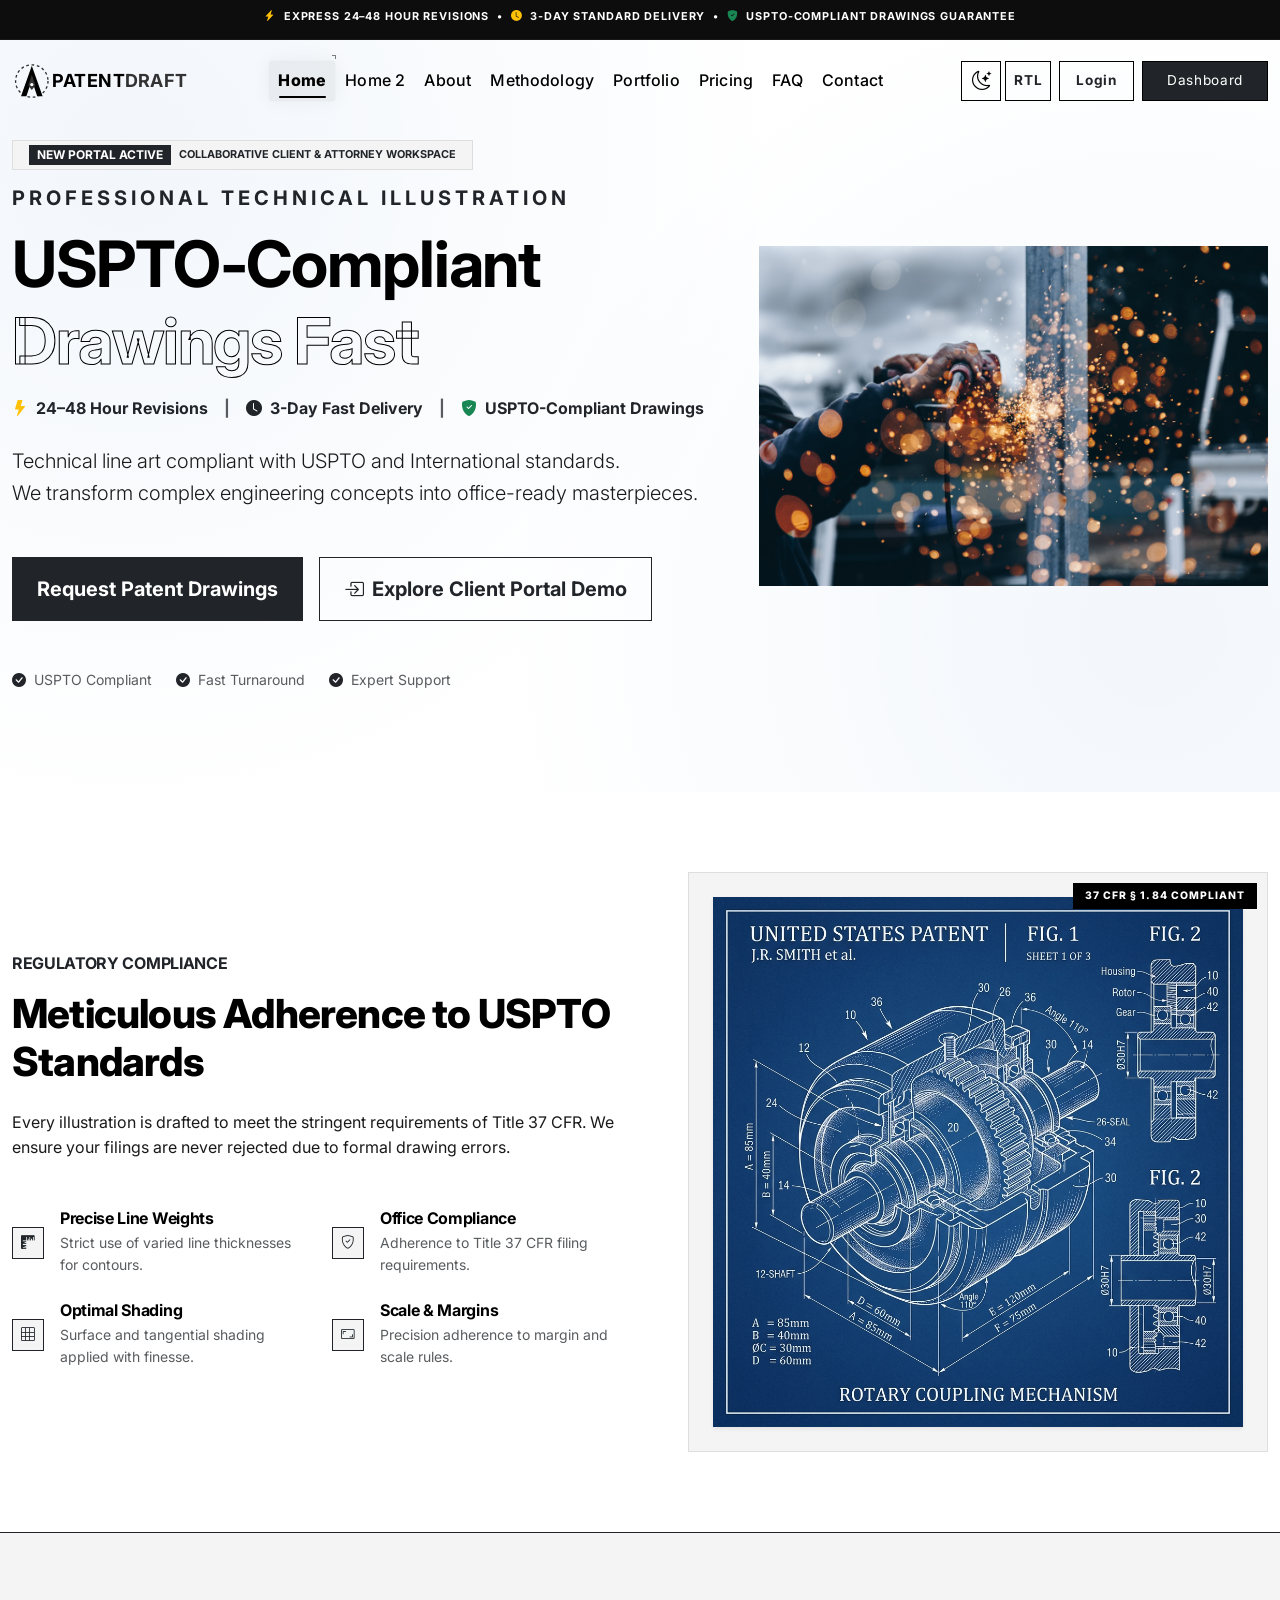
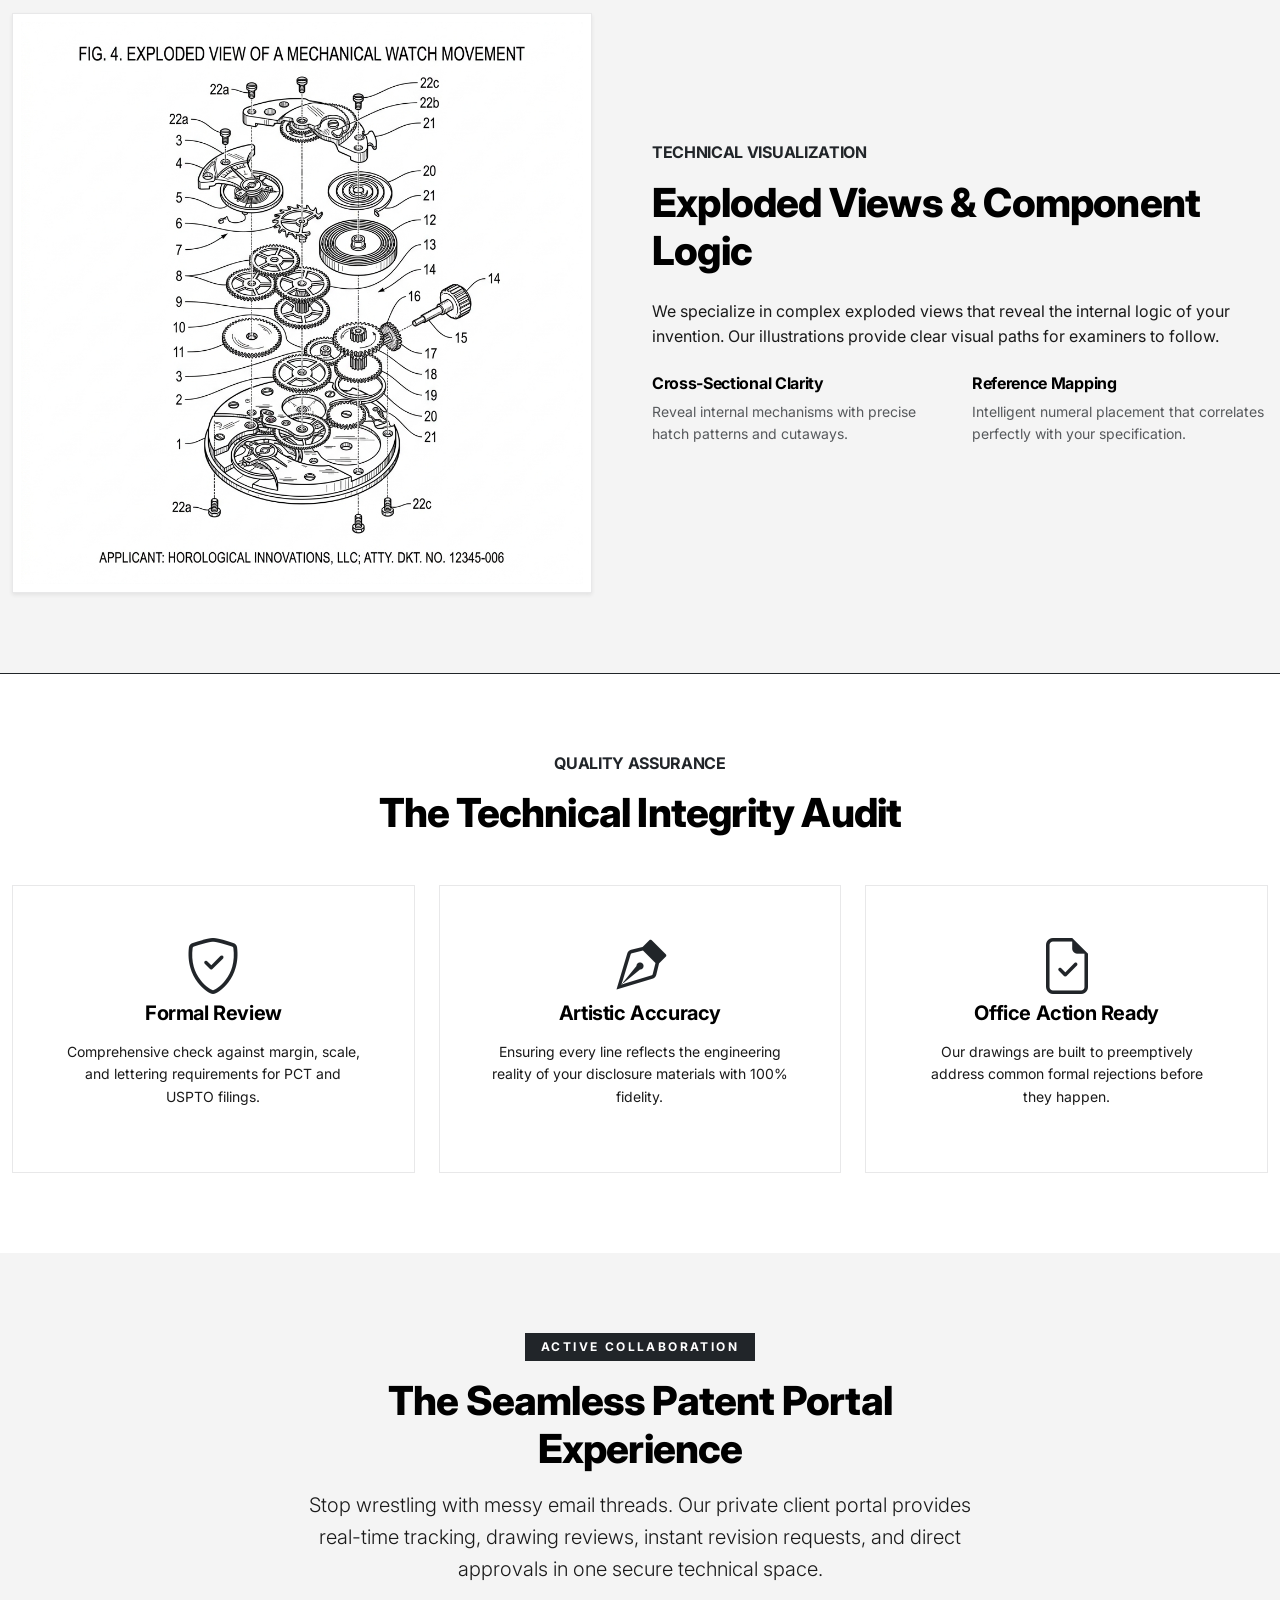
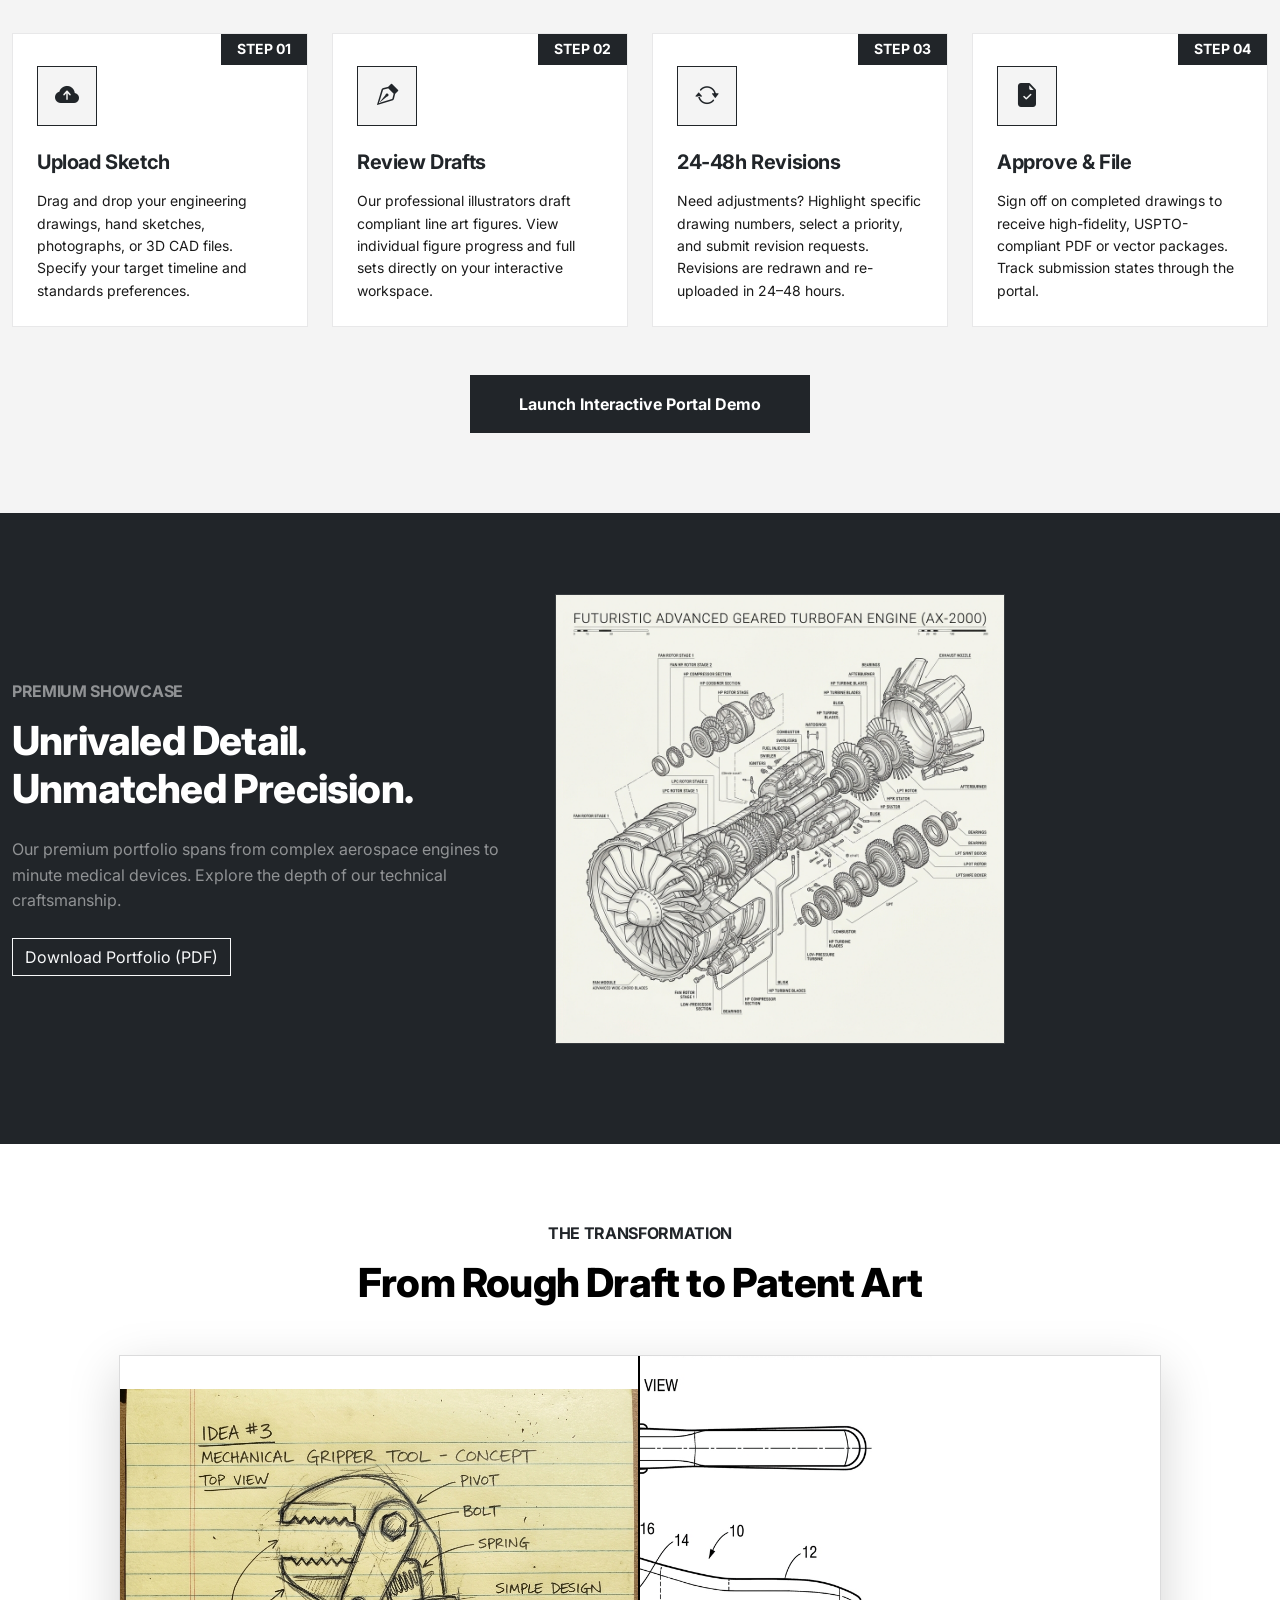
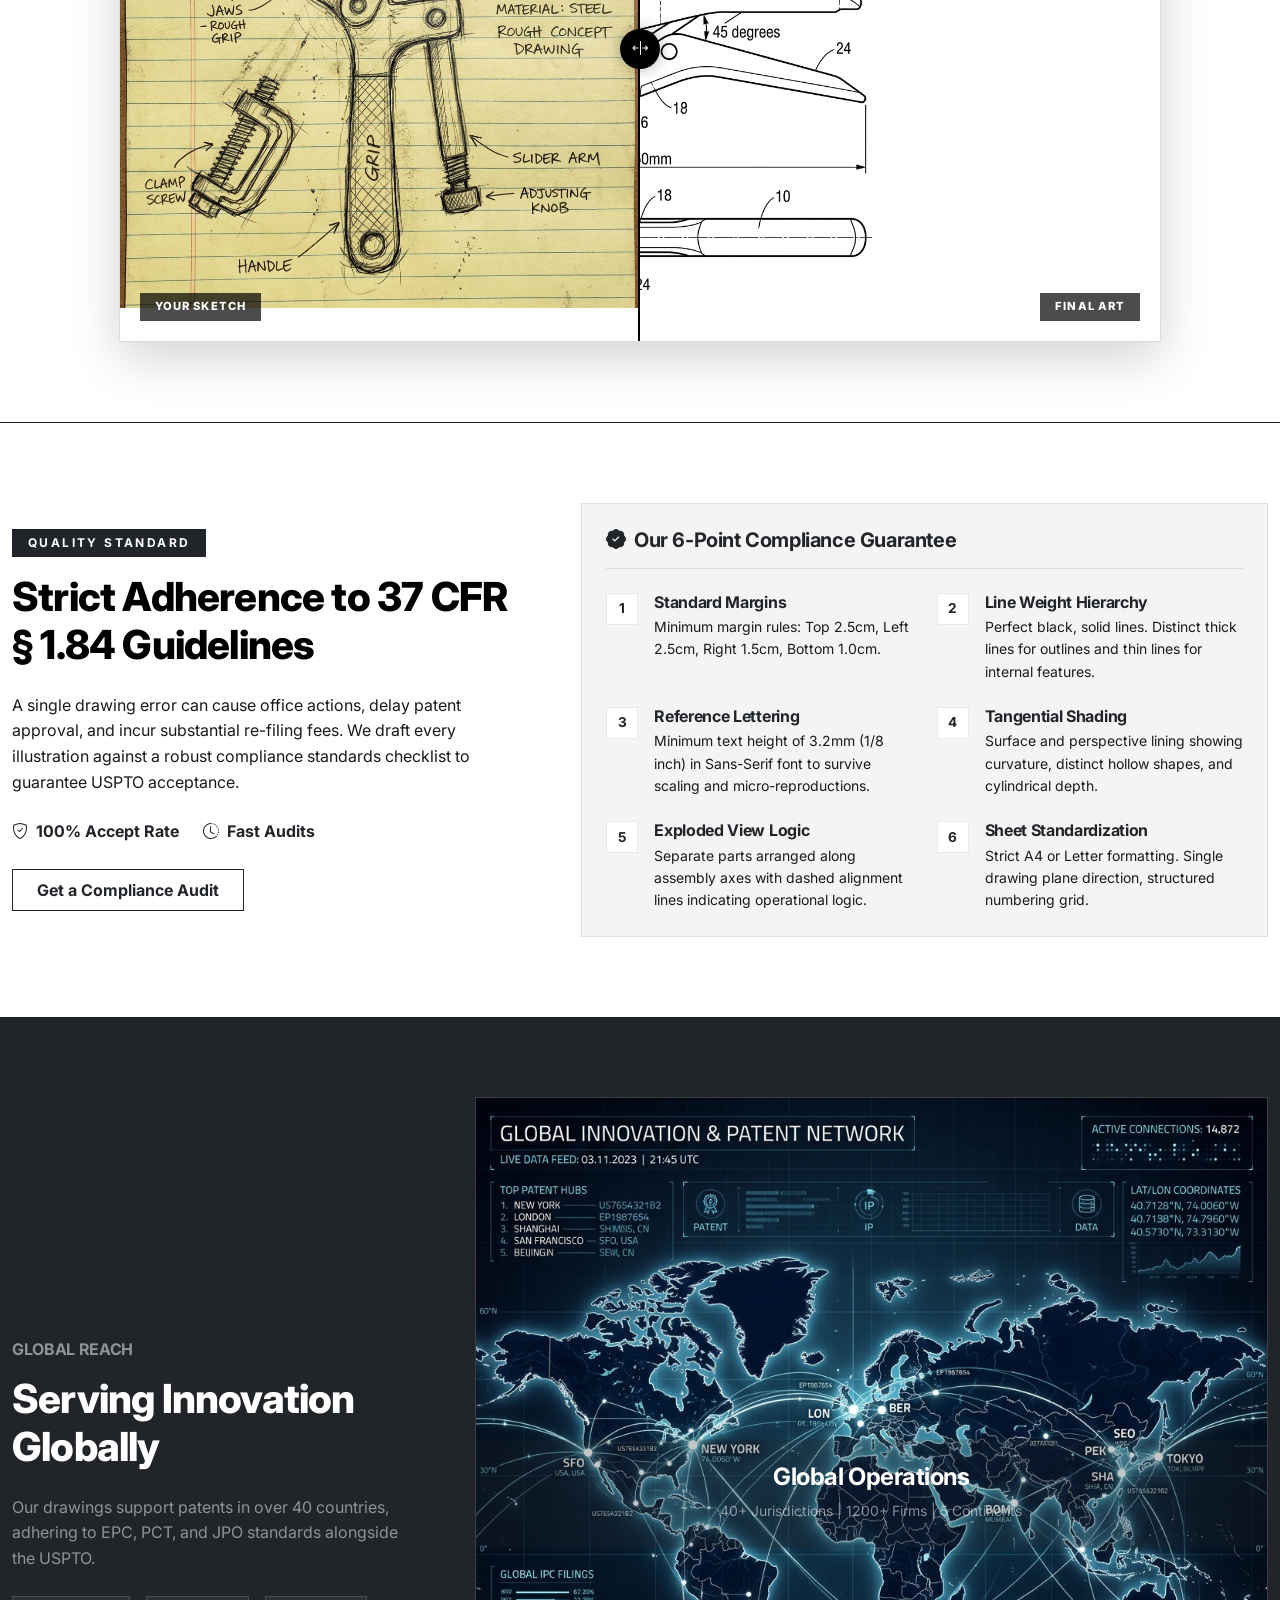
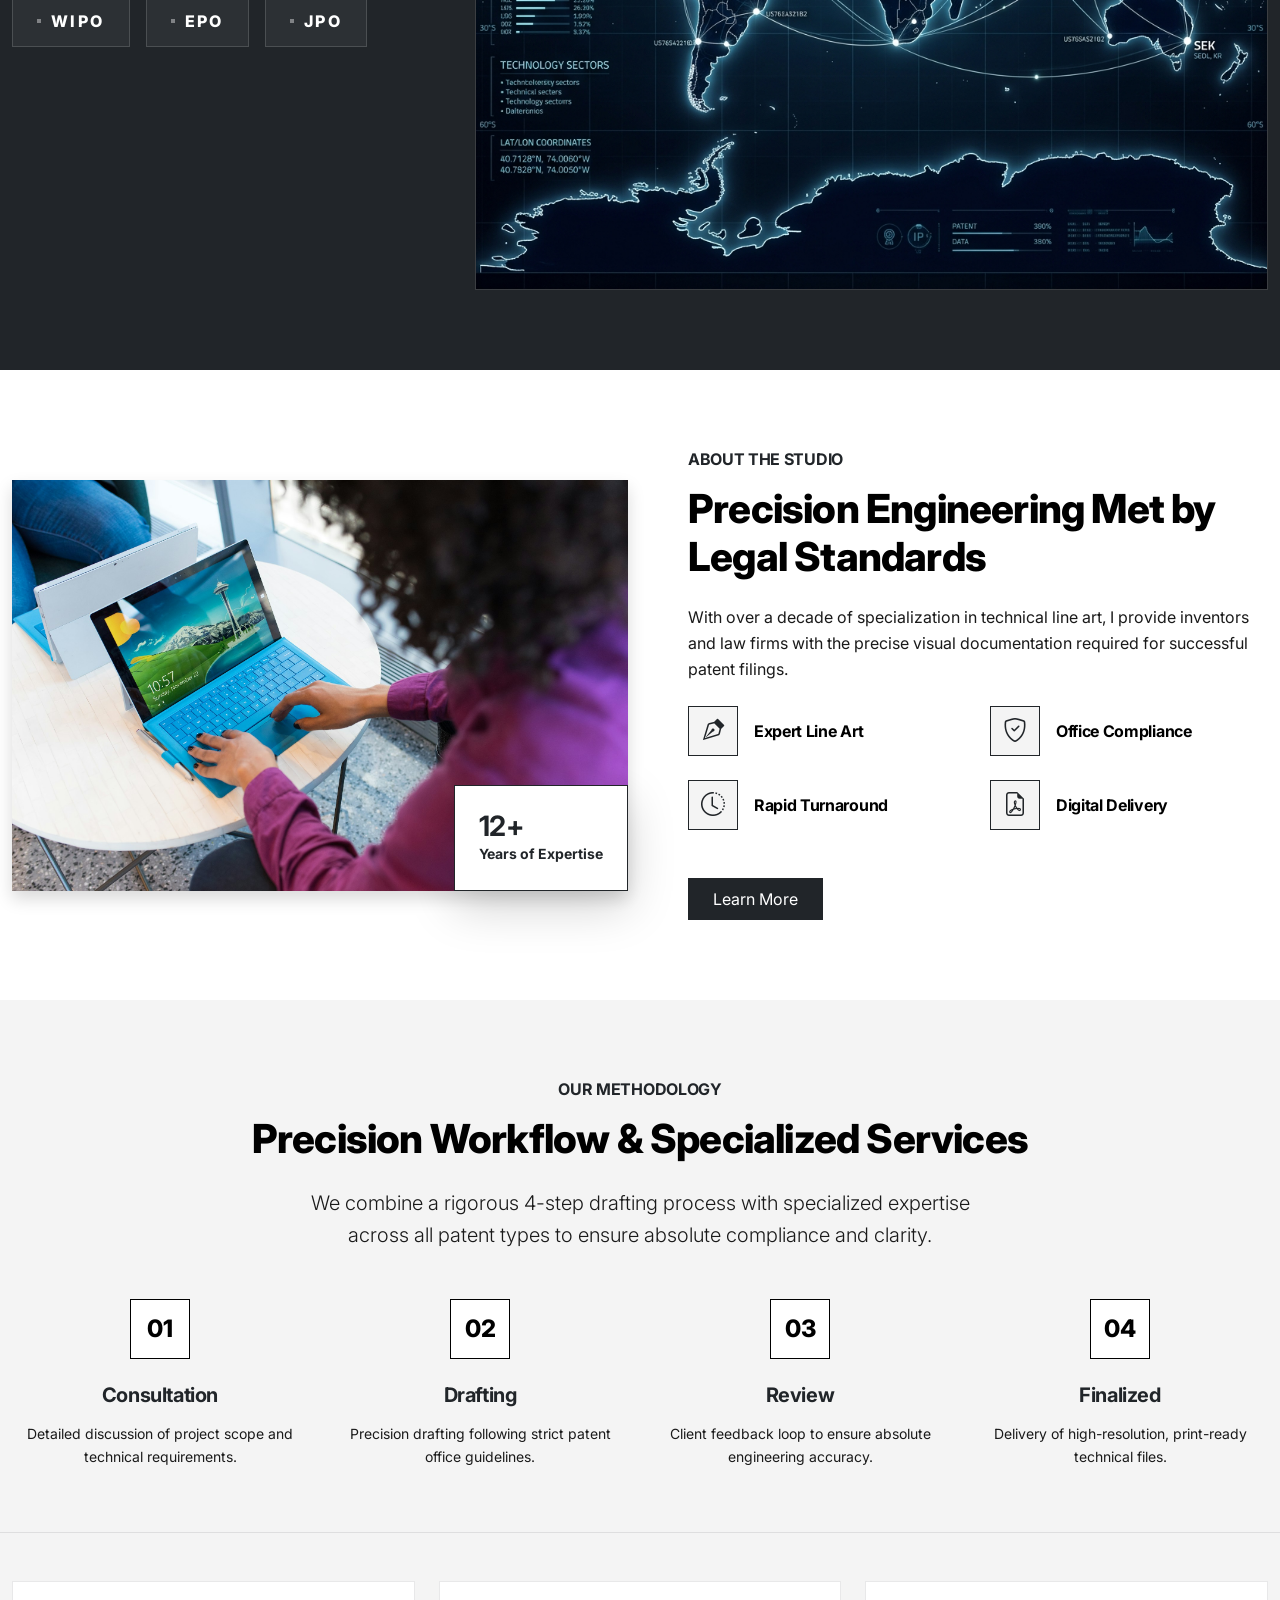
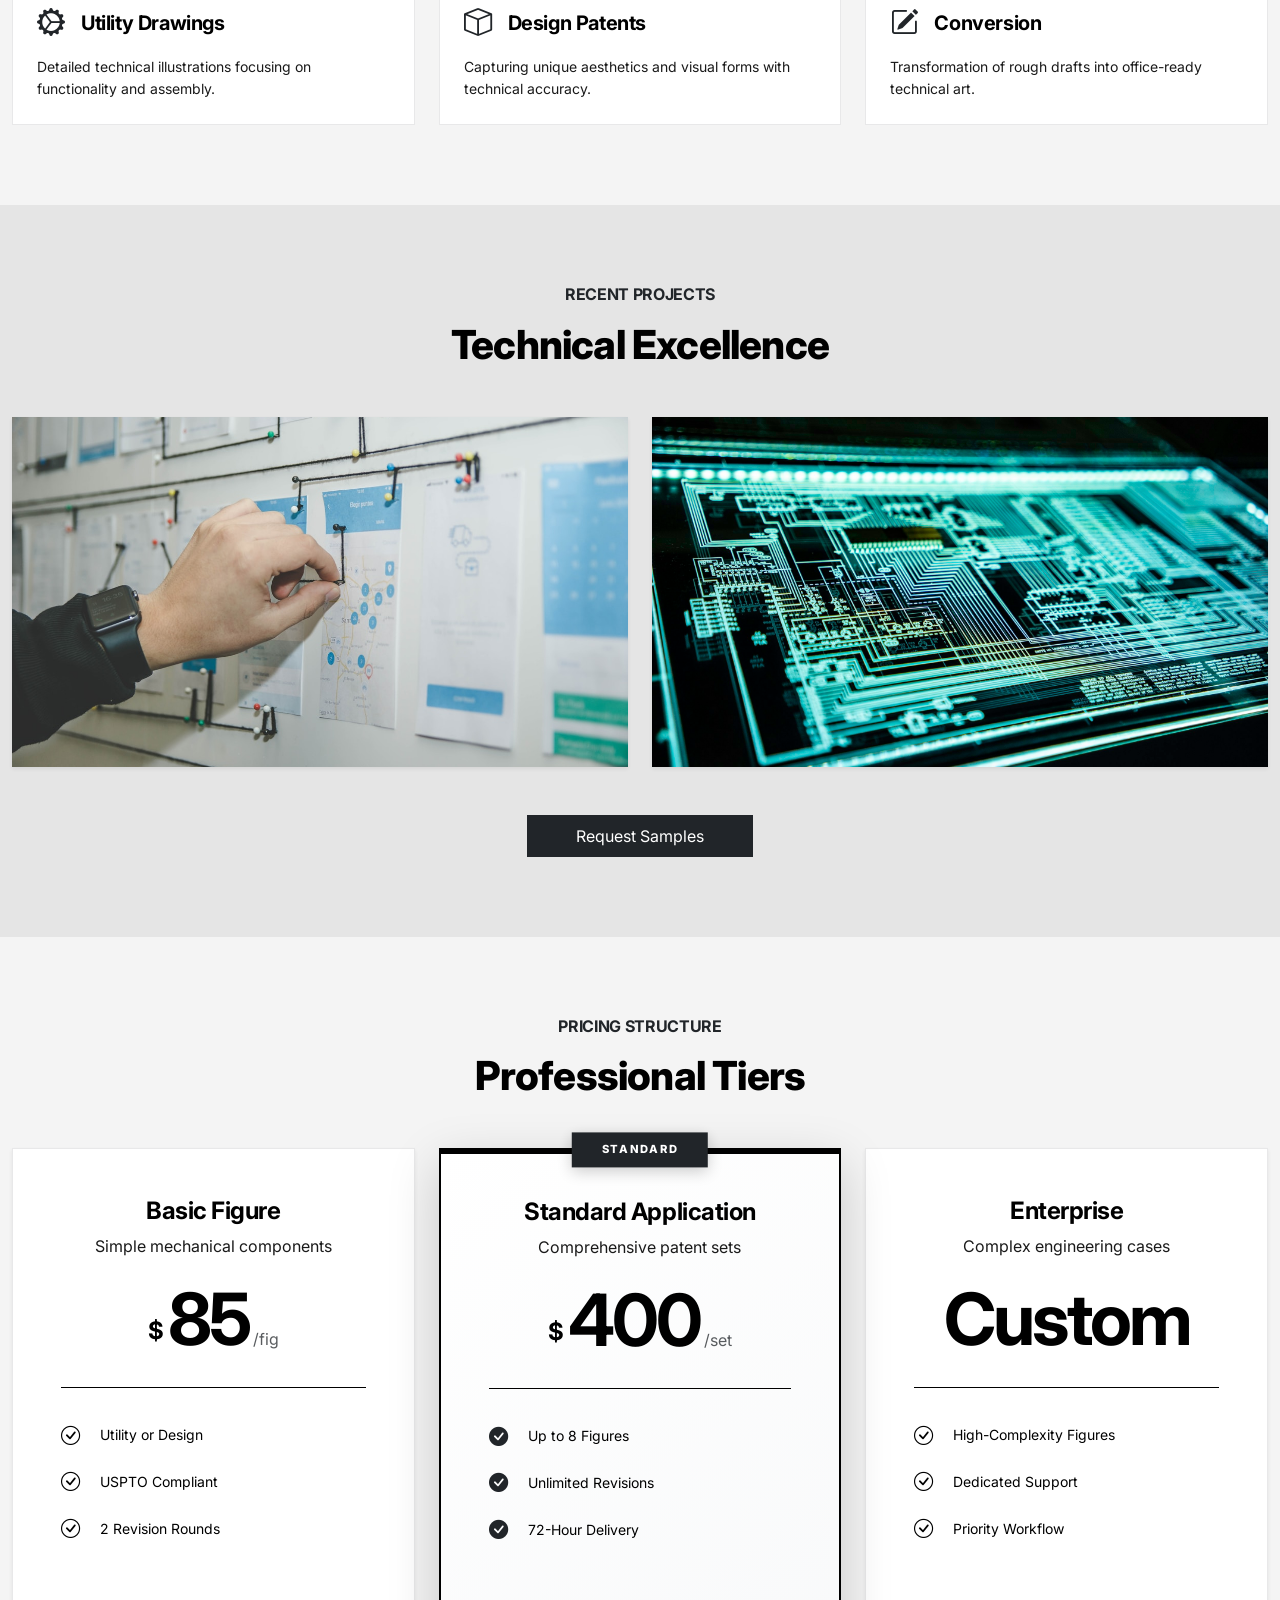
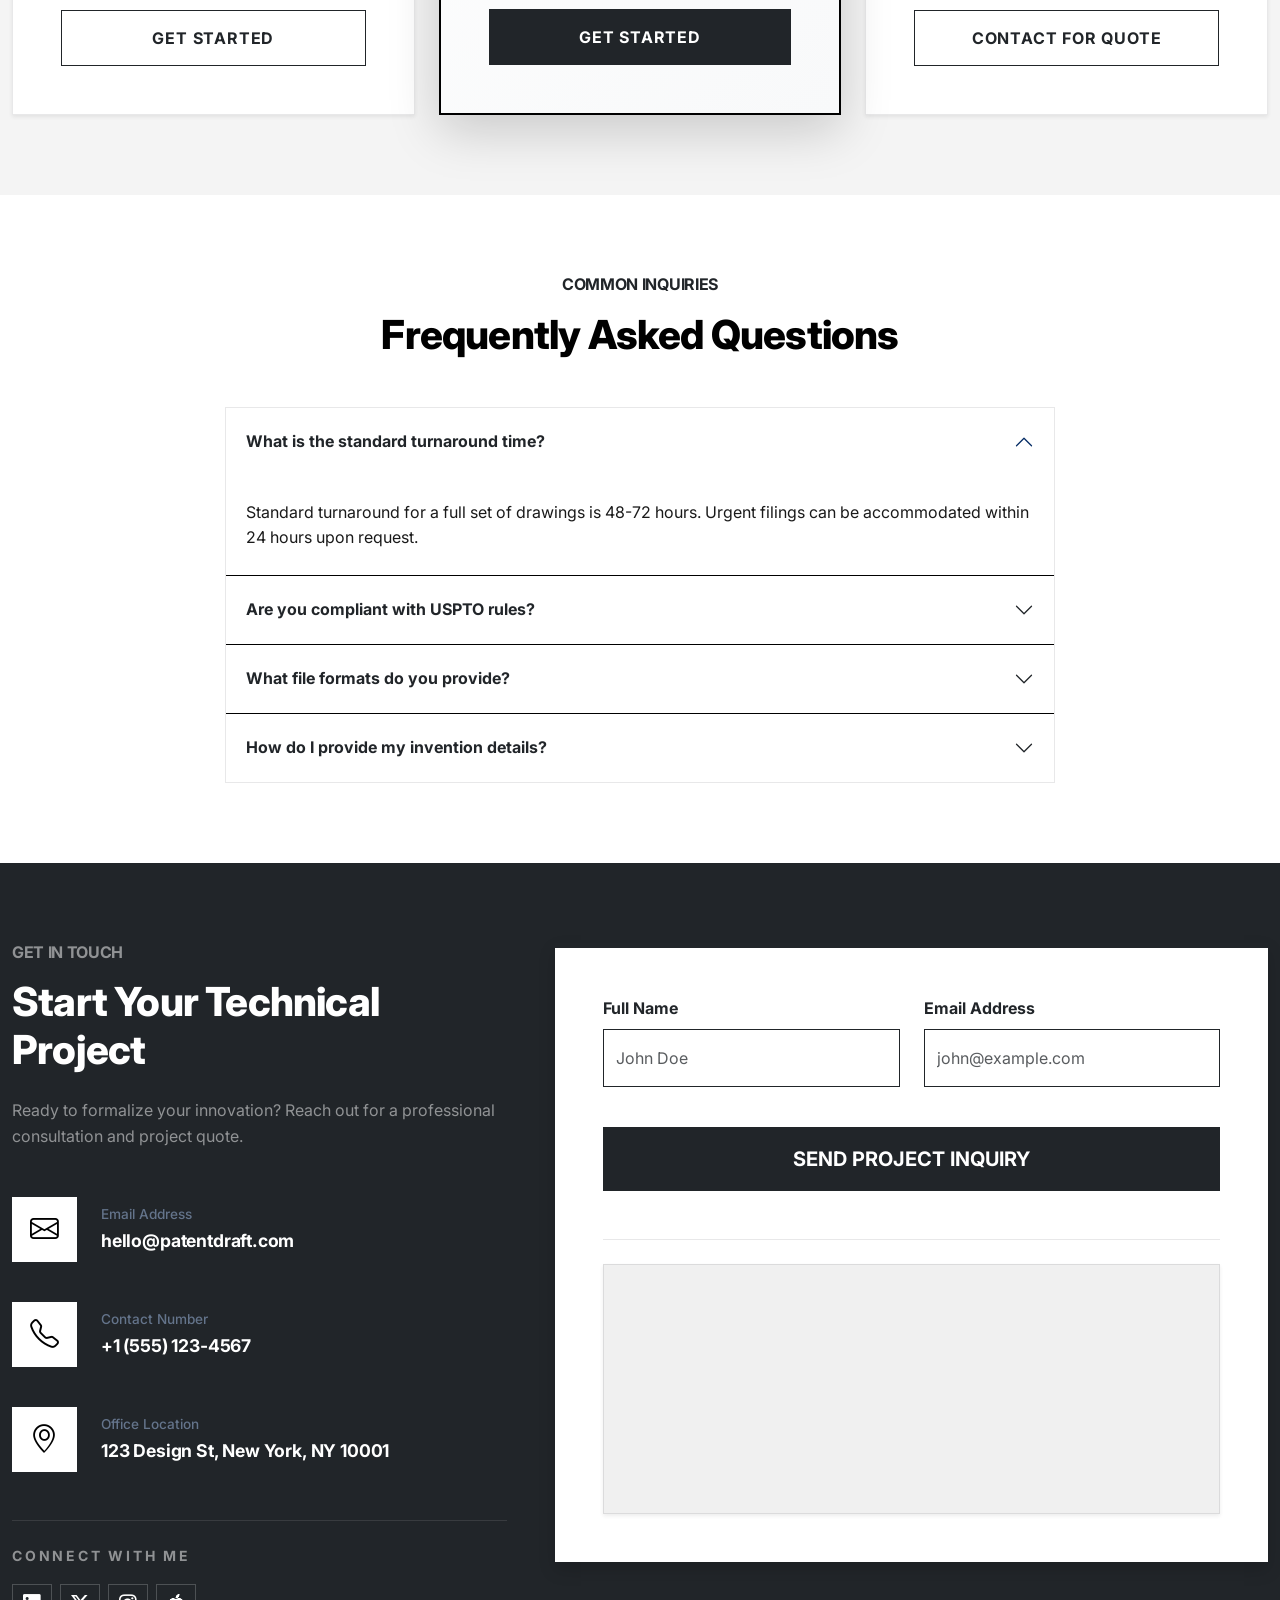
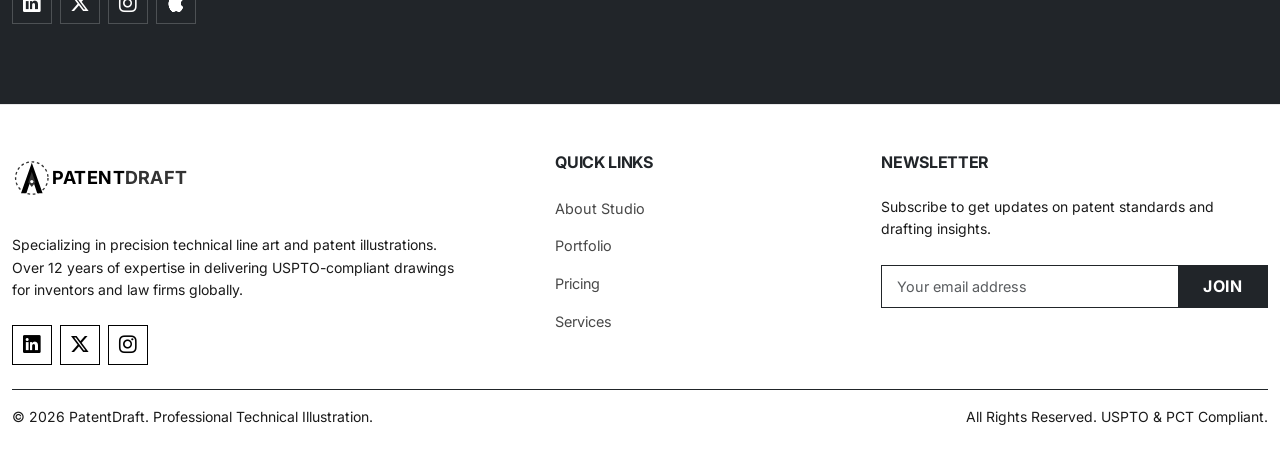
<file: index.html>
<!DOCTYPE html>
<html lang="en">

<head>
    <meta charset="UTF-8">
    <meta name="viewport" content="width=device-width, initial-scale=1.0">
    <title>Precision Patent Illustration | Professional Patent Drawings & Utility Art</title>
    <meta name="description"
        content="Professional patent illustration services for inventors, attorneys, and startups. USPTO-compliant utility and design patent drawings with technical precision.">

    <!-- Bootstrap 5 CSS -->
    <link href="https://cdn.jsdelivr.net/npm/bootstrap@5.3.2/dist/css/bootstrap.min.css" rel="stylesheet">
    <!-- Bootstrap Icons -->
    <link rel="stylesheet" href="https://cdn.jsdelivr.net/npm/bootstrap-icons@1.11.2/font/bootstrap-icons.min.css">
    <!-- Google Fonts - Inter -->
    <link rel="preconnect" href="https://fonts.googleapis.com">
    <link rel="preconnect" href="https://fonts.gstatic.com" crossorigin>
    <link href="https://fonts.googleapis.com/css2?family=Inter:wght@300;400;500;600;700;800&display=swap"
        rel="stylesheet">

    <!-- Custom CSS -->
    <link rel="stylesheet" href="style.css">
    <!-- Favicon -->
    <link rel="icon" type="image/svg+xml" href="favicon.svg">
</head>

<body>

    <!-- Header Alert Bar -->
    <div class="top-announcement-bar py-2 text-center bg-dark text-white fw-bold x-small tracking-wider text-uppercase d-none d-md-block">
        <i class="bi bi-lightning-charge-fill text-warning me-1"></i> Express 24–48 Hour Revisions &nbsp;•&nbsp; 
        <i class="bi bi-clock-fill text-warning me-1"></i> 3-Day Standard Delivery &nbsp;•&nbsp; 
        <i class="bi bi-shield-fill-check text-success me-1"></i> USPTO-Compliant Drawings Guarantee
    </div>

    <!-- Navbar -->
    <nav id="mainNav" class="navbar navbar-expand-custom fixed-top transition-all">
        <div class="container">
            <a class="navbar-brand logo" href="#hero">
                <svg width="200" height="50" viewBox="0 0 200 50" fill="none" xmlns="http://www.w3.org/2000/svg"
                    dir="ltr">
                    <g transform="translate(0,2)">
                        <circle cx="22" cy="23" r="18" stroke="var(--logo-guide)" stroke-width="1.5"
                            stroke-dasharray="3 3" />
                        <path d="M22 6L10 40H16L22 22L28 40H34L22 6Z" fill="var(--logo-shape)" />
                        <path d="M22 16L18 28L22 33L26 28L22 16Z" fill="var(--logo-nib)" />
                        <circle cx="22" cy="27" r="1.8" fill="var(--logo-dot)" />
                    </g>
                    <text x="44" y="32" font-family="Inter, Arial, sans-serif" font-size="20" font-weight="700"
                        letter-spacing="0.5" fill="var(--logo-text-1)">PATENT</text>
                    <text x="125" y="32" font-family="Inter, Arial, sans-serif" font-size="20" font-weight="700"
                        letter-spacing="0.5" fill="var(--logo-text-2)">DRAFT</text>
                </svg>
            </a>
            <button class="navbar-toggler border-0" type="button" data-bs-toggle="offcanvas"
                data-bs-target="#offcanvasNavbar" aria-controls="offcanvasNavbar">
                <span class="navbar-toggler-icon"></span>
            </button>
            <div class="offcanvas offcanvas-end" tabindex="-1" id="offcanvasNavbar"
                aria-labelledby="offcanvasNavbarLabel">
                <div class="offcanvas-header">
                    <!-- <h5 class="offcanvas-title fw-bold" id="offcanvasNavbarLabel">Navigation</h5> -->
                    <div class="d-flex align-items-center gap-2 ms-auto me-3">
                        <button class="btn btn-sm btn-outline-dark rounded-0 px-2" id="themeToggleMobile"
                            title="Toggle Theme">
                            <i class="bi bi-moon-stars"></i>
                        </button>
                        <button class="btn btn-sm btn-outline-dark rounded-0 px-2 fw-bold" id="rtlToggleMobile"
                            title="Toggle Layout Direction">RTL</button>
                    </div>
                    <button type="button" class="btn-close" data-bs-dismiss="offcanvas" aria-label="Close"></button>
                </div>
                <div class="offcanvas-body align-items-center gap-lg-2">
                    <ul class="navbar-nav ms-auto position-relative">
                        <li class="nav-item"><a class="nav-link" href="#precision-std">Home</a></li>
                        <li class="nav-item"><a class="nav-link" href="#premium-exp">Home 2</a></li>
                        <li class="nav-item"><a class="nav-link" href="#about">About</a></li>
                        <li class="nav-item"><a class="nav-link" href="#methodology">Methodology</a></li>
                        <li class="nav-item"><a class="nav-link" href="#portfolio">Portfolio</a></li>
                        <li class="nav-item"><a class="nav-link" href="#pricing">Pricing</a></li>
                        <li class="nav-item"><a class="nav-link" href="#faq">FAQ</a></li>
                        <li class="nav-item"><a class="nav-link" href="#contact">Contact</a></li>
                        <div class="nav-indicator d-none d-lg-block"></div>
                    </ul>
                    <div class="d-flex flex-column flex-lg-row gap-2 mt-4 mt-lg-0 ms-lg-auto">
                        <div class="d-none d-desktop-only align-items-center gap-1">
                            <button class="btn btn-outline-dark rounded-0 px-2" id="themeToggle" title="Toggle Theme">
                                <i class="bi bi-moon-stars"></i>
                            </button>
                            <button class="btn btn-outline-dark rounded-0 px-2 fw-bold" id="rtlToggle"
                                title="Toggle Layout Direction">RTL</button>
                        </div>
                        <a href="login.html" class="btn btn-outline-dark px-3 rounded-0 fw-bold">Login</a>
                        <a href="dashboard.html" class="btn btn-dark px-4 rounded-0">Dashboard</a>
                    </div>
                </div>
            </div>
        </div>
    </nav>

    <!-- Hero Section -->
    <header id="hero" class="hero-section d-flex align-items-center sync-header-footer">
        <div class="container">
            <div class="row align-items-center">
                <div class="col-lg-7 text-center text-lg-start">
                    <div class="d-inline-flex align-items-center gap-2 mb-3 bg-light border border-dark border-opacity-10 px-3 py-1 rounded-0 animate-fade-in">
                        <span class="badge bg-dark rounded-0 px-2 py-1 small">NEW PORTAL ACTIVE</span>
                        <small class="fw-bold text-dark x-small tracking-wider">COLLABORATIVE CLIENT & ATTORNEY WORKSPACE</small>
                    </div>
                    <h5 class="text-dark text-uppercase fw-bold tracking-widest mb-3 animate-fade-in">Professional
                        Technical Illustration</h5>
                    <h1 class="display-3 fw-bold mb-3 animate-slide-up">USPTO-Compliant <span
                            class="text-outline">Drawings Fast</span></h1>
                    <div class="d-flex flex-wrap align-items-center gap-3 justify-content-center justify-content-lg-start mb-4 fs-6 fw-bold text-dark tracking-wide animate-fade-in-delay">
                        <span class="text-nowrap"><i class="bi bi-lightning-fill text-warning me-1"></i> 24–48 Hour Revisions</span>
                        <span class="text-muted d-none d-sm-inline">|</span>
                        <span class="text-nowrap"><i class="bi bi-clock-fill text-dark me-1"></i> 3-Day Fast Delivery</span>
                        <span class="text-muted d-none d-sm-inline">|</span>
                        <span class="text-nowrap"><i class="bi bi-shield-fill-check text-success me-1"></i> USPTO-Compliant Drawings</span>
                    </div>
                    <p class="lead mb-5 text-secondary animate-fade-in-delay">Technical line art compliant with USPTO
                        and International standards.<br> We transform complex engineering concepts into office-ready
                        masterpieces.</p>
                    <div
                        class="d-flex flex-column flex-sm-row justify-content-center justify-content-lg-start gap-3 animate-slide-up-delay">
                        <a href="#contact" class="btn btn-dark btn-lg px-4 py-3 rounded-0 fw-bold">Request Patent Drawings</a>
                        <a href="dashboard.html" class="btn btn-outline-dark btn-lg px-4 py-3 rounded-0 fw-bold"><i class="bi bi-box-arrow-in-right me-2"></i>Explore Client Portal Demo</a>
                    </div>
                    <div
                        class="mt-5 d-flex align-items-center justify-content-center justify-content-lg-start gap-4 text-muted animate-fade-in-long">
                        <small><i class="bi bi-check-circle-fill text-dark me-2"></i>USPTO Compliant</small>
                        <small><i class="bi bi-check-circle-fill text-dark me-2"></i>Fast Turnaround</small>
                        <small><i class="bi bi-check-circle-fill text-dark me-2"></i>Expert Support</small>
                    </div>
                </div>
                <div class="col-lg-5 mt-5 mt-lg-0 animate-float">
                    <div class="hero-visual-wrapper position-relative">
                        <div class="hero-visual-circle"></div>
                        <img src="assets/img/hero.jpg" alt="Technical Illustration"
                            class="img-fluid rounded-0 shadow-lg hero-img">
                    </div>
                </div>
            </div>
        </div>
    </header>

    <!-- Home Block (Precision Standards) -->
    <div id="precision-std">
        <!-- USPTO Standards Explorer -->
        <section id="standards" class="section-padding bg-white">
            <div class="container">
                <div class="row align-items-center">
                    <div class="col-lg-6 mb-5 mb-lg-0 text-center text-lg-start">
                        <h6 class="text-dark text-uppercase fw-bold mb-3">Regulatory Compliance</h6>
                        <h2 class="section-title mb-4">Meticulous Adherence to USPTO Standards</h2>
                        <p class="text-secondary mb-4">Every illustration is drafted to meet the stringent requirements
                            of
                            Title 37 CFR. We ensure your filings are never rejected due to formal drawing errors.</p>
                        <div class="row g-4 mt-2">
                            <div class="col-sm-6">
                                <div class="d-flex align-items-center gap-3">
                                    <div class="icon-box-sm bg-light text-dark border border-dark flex-shrink-0"><i class="bi bi-rulers"></i></div>
                                    <div>
                                        <h6 class="fw-bold mb-1">Precise Line Weights</h6>
                                        <p class="small text-muted mb-0">Strict use of varied line thicknesses for contours.</p>
                                    </div>
                                </div>
                            </div>
                            <div class="col-sm-6">
                                <div class="d-flex align-items-center gap-3">
                                    <div class="icon-box-sm bg-light text-dark border border-dark flex-shrink-0"><i class="bi bi-shield-check"></i></div>
                                    <div>
                                        <h6 class="fw-bold mb-1">Office Compliance</h6>
                                        <p class="small text-muted mb-0">Adherence to Title 37 CFR filing requirements.</p>
                                    </div>
                                </div>
                            </div>
                            <div class="col-sm-6">
                                <div class="d-flex align-items-center gap-3">
                                    <div class="icon-box-sm bg-light text-dark border border-dark flex-shrink-0"><i class="bi bi-grid-3x3"></i></div>
                                    <div>
                                        <h6 class="fw-bold mb-1">Optimal Shading</h6>
                                        <p class="small text-muted mb-0">Surface and tangential shading applied with finesse.</p>
                                    </div>
                                </div>
                            </div>
                            <div class="col-sm-6">
                                <div class="d-flex align-items-center gap-3">
                                    <div class="icon-box-sm bg-light text-dark border border-dark flex-shrink-0"><i class="bi bi-aspect-ratio"></i></div>
                                    <div>
                                        <h6 class="fw-bold mb-1">Scale & Margins</h6>
                                        <p class="small text-muted mb-0">Precision adherence to margin and scale rules.</p>
                                    </div>
                                </div>
                            </div>
                        </div>
                    </div>
                    <div class="col-lg-6 ps-lg-5">
                        <div
                            class="standards-visual p-4 bg-light border border-dark border-opacity-10 position-relative">
                            <img src="assets/img/uspto-standards.png" alt="USPTO Standards" class="img-fluid shadow-sm">
                            <div class="standards-label">37 CFR § 1.84 COMPLIANT</div>
                        </div>
                    </div>
                </div>
            </div>
        </section>

        <!-- Interactive Component Breakdown -->
        <section id="breakdown" class="section-padding bg-light border-top border-dark border-opacity-5">
            <div class="container">
                <div class="row align-items-center flex-row-reverse">
                    <div class="col-lg-6 mb-5 mb-lg-0 text-center text-lg-start">
                        <h6 class="text-dark text-uppercase fw-bold mb-3">Technical Visualization</h6>
                        <h2 class="section-title mb-4">Exploded Views & Component Logic</h2>
                        <p class="text-secondary mb-4">We specialize in complex exploded views that reveal the internal
                            logic of your invention. Our illustrations provide clear visual paths for examiners to
                            follow.
                        </p>
                        <div class="row g-4">
                            <div class="col-sm-6">
                                <h5 class="fw-bold h6 mb-2">Cross-Sectional Clarity</h5>
                                <p class="small text-muted">Reveal internal mechanisms with precise hatch patterns and
                                    cutaways.</p>
                            </div>
                            <div class="col-sm-6">
                                <h5 class="fw-bold h6 mb-2">Reference Mapping</h5>
                                <p class="small text-muted">Intelligent numeral placement that correlates perfectly with
                                    your specification.</p>
                            </div>
                        </div>
                    </div>
                    <div class="col-lg-6 pe-lg-5">
                        <div class="breakdown-visual p-2 bg-white border border-dark border-opacity-10 shadow-sm">
                            <img src="assets/img/exploded-view.png" alt="Component Breakdown" class="img-fluid">
                        </div>
                    </div>
                </div>
            </div>
        </section>

        <!-- Technical Integrity Audit -->
        <section id="integrity" class="section-padding bg-white border-top border-dark border-opacity-5">
            <div class="container">
                <div class="text-center mb-5">
                    <h6 class="text-dark text-uppercase fw-bold mb-3">Quality Assurance</h6>
                    <h2 class="section-title">The Technical Integrity Audit</h2>
                </div>
                <div class="row g-4">
                    <div class="col-md-4">
                        <div class="integrity-card p-5 border border-dark border-opacity-10 text-center h-100">
                            <i class="bi bi-shield-check display-4 mb-4 text-dark"></i>
                            <h5 class="fw-bold mb-3">Formal Review</h5>
                            <p class="text-secondary small">Comprehensive check against margin, scale, and lettering
                                requirements for PCT and USPTO filings.</p>
                        </div>
                    </div>
                    <div class="col-md-4">
                        <div class="integrity-card p-5 border border-dark border-opacity-10 text-center h-100">
                            <i class="bi bi-vector-pen display-4 mb-4 text-dark"></i>
                            <h5 class="fw-bold mb-3">Artistic Accuracy</h5>
                            <p class="text-secondary small">Ensuring every line reflects the engineering reality of your
                                disclosure materials with 100% fidelity.</p>
                        </div>
                    </div>
                    <div class="col-md-4">
                        <div class="integrity-card p-5 border border-dark border-opacity-10 text-center h-100">
                            <i class="bi bi-file-earmark-check display-4 mb-4 text-dark"></i>
                            <h5 class="fw-bold mb-3">Office Action Ready</h5>
                            <p class="text-secondary small">Our drawings are built to preemptively address common formal
                                rejections before they happen.</p>
                        </div>
                    </div>
                </div>
            </div>
        </section>
    </div>

    <!-- Home 2 Block (Premium Experience) -->
    <div id="premium-exp">
        <!-- New Section 1: The Patent Portal Experience -->
        <section id="portal-workflow" class="section-padding bg-light border-bottom border-dark border-opacity-5">
            <div class="container">
                <div class="text-center mb-5 mx-auto" style="max-width: 700px;">
                    <span class="badge bg-dark text-white rounded-0 px-3 py-2 mb-3 text-uppercase tracking-widest fw-bold">Active Collaboration</span>
                    <h2 class="section-title">The Seamless Patent Portal Experience</h2>
                    <p class="text-secondary lead">Stop wrestling with messy email threads. Our private client portal provides real-time tracking, drawing reviews, instant revision requests, and direct approvals in one secure technical space.</p>
                </div>
                
                <div class="row g-4 justify-content-center">
                    <!-- Step 1 -->
                    <div class="col-md-6 col-lg-3">
                        <div class="portal-step-card p-4 bg-white border border-dark border-opacity-10 h-100 position-relative transition-all hover-up">
                            <div class="step-badge position-absolute top-0 end-0 bg-dark text-white px-3 py-1 fw-bold small">STEP 01</div>
                            <div class="icon-box bg-light border border-dark mb-4 mt-2">
                                <i class="bi bi-cloud-arrow-up-fill text-dark"></i>
                            </div>
                            <h5 class="fw-bold text-dark mb-3">Upload Sketch</h5>
                            <p class="text-secondary small mb-0">Drag and drop your engineering drawings, hand sketches, photographs, or 3D CAD files. Specify your target timeline and standards preferences.</p>
                        </div>
                    </div>
                    <!-- Step 2 -->
                    <div class="col-md-6 col-lg-3">
                        <div class="portal-step-card p-4 bg-white border border-dark border-opacity-10 h-100 position-relative transition-all hover-up">
                            <div class="step-badge position-absolute top-0 end-0 bg-dark text-white px-3 py-1 fw-bold small">STEP 02</div>
                            <div class="icon-box bg-light border border-dark mb-4 mt-2">
                                <i class="bi bi-vector-pen text-dark"></i>
                            </div>
                            <h5 class="fw-bold text-dark mb-3">Review Drafts</h5>
                            <p class="text-secondary small mb-0">Our professional illustrators draft compliant line art figures. View individual figure progress and full sets directly on your interactive workspace.</p>
                        </div>
                    </div>
                    <!-- Step 3 -->
                    <div class="col-md-6 col-lg-3">
                        <div class="portal-step-card p-4 bg-white border border-dark border-opacity-10 h-100 position-relative transition-all hover-up">
                            <div class="step-badge position-absolute top-0 end-0 bg-dark text-white px-3 py-1 fw-bold small">STEP 03</div>
                            <div class="icon-box bg-light border border-dark mb-4 mt-2">
                                <i class="bi bi-arrow-repeat text-dark"></i>
                            </div>
                            <h5 class="fw-bold text-dark mb-3">24-48h Revisions</h5>
                            <p class="text-secondary small mb-0">Need adjustments? Highlight specific drawing numbers, select a priority, and submit revision requests. Revisions are redrawn and re-uploaded in 24–48 hours.</p>
                        </div>
                    </div>
                    <!-- Step 4 -->
                    <div class="col-md-6 col-lg-3">
                        <div class="portal-step-card p-4 bg-white border border-dark border-opacity-10 h-100 position-relative transition-all hover-up">
                            <div class="step-badge position-absolute top-0 end-0 bg-dark text-white px-3 py-1 fw-bold small">STEP 04</div>
                            <div class="icon-box bg-light border border-dark mb-4 mt-2">
                                <i class="bi bi-file-earmark-check-fill text-dark"></i>
                            </div>
                            <h5 class="fw-bold text-dark mb-3">Approve & File</h5>
                            <p class="text-secondary small mb-0">Sign off on completed drawings to receive high-fidelity, USPTO-compliant PDF or vector packages. Track submission states through the portal.</p>
                        </div>
                    </div>
                </div>
                
                <div class="text-center mt-5">
                    <a href="dashboard.html" class="btn btn-dark px-5 py-3 rounded-0 fw-bold">Launch Interactive Portal Demo</a>
                </div>
            </div>
        </section>

        <!-- Immersive Technical Gallery -->
        <section id="gallery" class="section-padding bg-dark text-white overflow-hidden">
            <div class="container">
                <div class="row align-items-center g-5">
                    <div class="col-lg-5 text-center text-lg-start">
                        <h6 class="text-white-50 text-uppercase fw-bold mb-3">Premium Showcase</h6>
                        <h2 class="section-title text-white mb-4">Unrivaled Detail. Unmatched Precision.</h2>
                        <p class="text-white-50 mb-4">Our premium portfolio spans from complex aerospace engines to
                            minute
                            medical devices. Explore the depth of our technical craftsmanship.</p>
                        <a href="#contact" class="btn btn-outline-light rounded-0">Download Portfolio (PDF)</a>
                    </div>
                    <div class="col-lg-7">
                        <div class="gallery-wrapper position-relative">
                            <div class="gallery-scroller d-flex gap-4">
                                <div class="gallery-item-premium">
                                    <img src="assets/img/gallery-hero.png" alt="Detail 1"
                                        class="img-fluid border border-white border-opacity-10">
                                </div>
                            </div>
                        </div>
                    </div>
                </div>
            </div>
        </section>

        <!-- Draft-to-Digital Slider -->
        <section class="section-padding bg-white">
            <div class="container">
                <div class="text-center mb-5">
                    <h6 class="text-dark text-uppercase fw-bold mb-3">The Transformation</h6>
                    <h2 class="section-title">From Rough Draft to Patent Art</h2>
                </div>
                <div class="row justify-content-center">
                    <div class="col-lg-10">
                        <div
                            class="comparison-container position-relative overflow-hidden shadow-lg border border-dark border-opacity-10">
                            <div class="comparison-after">
                                <img src="assets/img/draft-final.png" alt="Final Art">
                                <div class="comparison-label-after">FINAL ART</div>
                            </div>
                            <div class="comparison-before">
                                <img src="assets/img/draft-sketch.png" alt="Rough Sketch">
                                <div class="comparison-label-before">YOUR SKETCH</div>
                            </div>
                            <div class="comparison-slider">
                                <div class="comparison-handle"><i class="bi bi-arrows-expand-vertical"></i></div>
                            </div>
                        </div>
                    </div>
                </div>
            </div>
        </section>

        <!-- New Section 2: Regulatory & Compliance Standards Checklist -->
        <section id="standards-checklist" class="section-padding bg-white border-top border-dark border-opacity-5">
            <div class="container">
                <div class="row align-items-center">
                    <div class="col-lg-5 mb-5 mb-lg-0 text-center text-lg-start">
                        <span class="badge bg-dark text-white rounded-0 px-3 py-2 mb-3 text-uppercase tracking-widest fw-bold">Quality Standard</span>
                        <h2 class="section-title mb-4">Strict Adherence to 37 CFR § 1.84 Guidelines</h2>
                        <p class="text-secondary mb-4">A single drawing error can cause office actions, delay patent approval, and incur substantial re-filing fees. We draft every illustration against a robust compliance standards checklist to guarantee USPTO acceptance.</p>
                        <div class="d-flex justify-content-center justify-content-lg-start gap-4 text-dark fw-bold mb-4">
                            <div><i class="bi bi-shield-check text-dark me-2"></i>100% Accept Rate</div>
                            <div><i class="bi bi-clock-history text-dark me-2"></i>Fast Audits</div>
                        </div>
                        <a href="#contact" class="btn btn-outline-dark rounded-0 px-4 py-2 fw-bold">Get a Compliance Audit</a>
                    </div>
                    <div class="col-lg-7 ps-lg-5">
                        <div class="bg-light p-4 border border-dark border-opacity-10 rounded-0">
                            <h5 class="fw-bold mb-4 text-dark border-bottom border-dark border-opacity-10 pb-3"><i class="bi bi-patch-check-fill me-2 text-dark"></i>Our 6-Point Compliance Guarantee</h5>
                            
                            <div class="row g-4">
                                <!-- Rule 1 -->
                                <div class="col-sm-6">
                                    <div class="d-flex align-items-start gap-3">
                                        <div class="icon-box-sm bg-white border border-dark border-opacity-10 text-dark flex-shrink-0 fw-bold">1</div>
                                        <div>
                                            <h6 class="fw-bold text-dark mb-1">Standard Margins</h6>
                                            <p class="small text-secondary mb-0">Minimum margin rules: Top 2.5cm, Left 2.5cm, Right 1.5cm, Bottom 1.0cm.</p>
                                        </div>
                                    </div>
                                </div>
                                <!-- Rule 2 -->
                                <div class="col-sm-6">
                                    <div class="d-flex align-items-start gap-3">
                                        <div class="icon-box-sm bg-white border border-dark border-opacity-10 text-dark flex-shrink-0 fw-bold">2</div>
                                        <div>
                                            <h6 class="fw-bold text-dark mb-1">Line Weight Hierarchy</h6>
                                            <p class="small text-secondary mb-0">Perfect black, solid lines. Distinct thick lines for outlines and thin lines for internal features.</p>
                                        </div>
                                    </div>
                                </div>
                                <!-- Rule 3 -->
                                <div class="col-sm-6">
                                    <div class="d-flex align-items-start gap-3">
                                        <div class="icon-box-sm bg-white border border-dark border-opacity-10 text-dark flex-shrink-0 fw-bold">3</div>
                                        <div>
                                            <h6 class="fw-bold text-dark mb-1">Reference Lettering</h6>
                                            <p class="small text-secondary mb-0">Minimum text height of 3.2mm (1/8 inch) in Sans-Serif font to survive scaling and micro-reproductions.</p>
                                        </div>
                                    </div>
                                </div>
                                <!-- Rule 4 -->
                                <div class="col-sm-6">
                                    <div class="d-flex align-items-start gap-3">
                                        <div class="icon-box-sm bg-white border border-dark border-opacity-10 text-dark flex-shrink-0 fw-bold">4</div>
                                        <div>
                                            <h6 class="fw-bold text-dark mb-1">Tangential Shading</h6>
                                            <p class="small text-secondary mb-0">Surface and perspective lining showing curvature, distinct hollow shapes, and cylindrical depth.</p>
                                        </div>
                                    </div>
                                </div>
                                <!-- Rule 5 -->
                                <div class="col-sm-6">
                                    <div class="d-flex align-items-start gap-3">
                                        <div class="icon-box-sm bg-white border border-dark border-opacity-10 text-dark flex-shrink-0 fw-bold">5</div>
                                        <div>
                                            <h6 class="fw-bold text-dark mb-1">Exploded View Logic</h6>
                                            <p class="small text-secondary mb-0">Separate parts arranged along assembly axes with dashed alignment lines indicating operational logic.</p>
                                        </div>
                                    </div>
                                </div>
                                <!-- Rule 6 -->
                                <div class="col-sm-6">
                                    <div class="d-flex align-items-start gap-3">
                                        <div class="icon-box-sm bg-white border border-dark border-opacity-10 text-dark flex-shrink-0 fw-bold">6</div>
                                        <div>
                                            <h6 class="fw-bold text-dark mb-1">Sheet Standardization</h6>
                                            <p class="small text-secondary mb-0">Strict A4 or Letter formatting. Single drawing plane direction, structured numbering grid.</p>
                                        </div>
                                    </div>
                                </div>
                            </div>
                        </div>
                    </div>
                </div>
            </div>
        </section>

        <!-- Global Impact Map -->
        <section class="section-padding bg-dark text-white">
            <div class="container">
                <div class="row align-items-center">
                    <div class="col-lg-4 text-center text-lg-start">
                        <h6 class="text-white-50 text-uppercase fw-bold mb-3">Global Reach</h6>
                        <h2 class="section-title text-white mb-4">Serving Innovation Globally</h2>
                        <p class="text-white-50">Our drawings support patents in over 40 countries, adhering to EPC,
                            PCT,
                            and JPO standards alongside the USPTO.</p>
                        <div class="d-flex flex-wrap justify-content-center justify-content-lg-start gap-3 mt-4 mb-5 mb-lg-0">
                            <span class="region-badge">WIPO</span>
                            <span class="region-badge">EPO</span>
                            <span class="region-badge">JPO</span>
                        </div>
                    </div>
                    <div class="col-lg-8 ps-lg-5">
                        <div
                            class="world-map-visual position-relative overflow-hidden border border-white border-opacity-10 rounded-0 mb-5 mb-lg-0">
                            <img src="assets/img/global-reach.png" alt="Global Reach Map" class="img-fluid w-100">
                            <div
                                class="position-absolute top-50 start-50 translate-middle text-center w-100 p-4 bg-dark bg-opacity-25 backdrop-blur-sm">
                                <h4 class="fw-bold text-white mb-2">Global Operations</h4>
                                <p class="small text-white-50 mb-0">40+ Jurisdictions | 1200+ Firms | 5 Continents</p>
                            </div>
                        </div>
                    </div>
                </div>
            </div>
        </section>
    </div>

    <!-- About Section -->
    <section id="about" class="section-padding bg-white">
        <div class="container">
            <div class="row align-items-center">
                <div class="col-lg-6 mb-5 mb-lg-0">
                    <div class="position-relative">
                        <img src="assets/img/about.jpg" alt="Professional Studio" class="img-fluid rounded-0 shadow">
                        <div
                            class="about-experience shadow-lg p-4 bg-white border border-dark rounded-0 position-absolute bottom-0 end-0 transform-translate-middle">
                            <h3 class="fw-bold mb-0 text-dark">12+</h3>
                            <p class="mb-0 text-dark fw-bold small">Years of Expertise</p>
                        </div>
                    </div>
                </div>
                <div class="col-lg-6 ps-lg-5 text-center text-lg-start">
                    <h6 class="text-dark text-uppercase fw-bold mb-3">About the Studio</h6>
                    <h2 class="section-title mb-4">Precision Engineering Met by Legal Standards</h2>
                    <p class="text-secondary mb-4">With over a decade of specialization in technical line art, I provide
                        inventors and law firms with the precise visual documentation required for successful patent
                        filings.</p>
                    <div class="row g-4 mb-5">
                        <div class="col-sm-6">
                            <div class="d-flex align-items-center gap-3">
                                <div class="icon-box bg-light text-dark border border-dark flex-shrink-0">
                                    <i class="bi bi-vector-pen"></i>
                                </div>
                                <h6 class="mb-0 fw-bold">Expert Line Art</h6>
                            </div>
                        </div>
                        <div class="col-sm-6">
                            <div class="d-flex align-items-center gap-3">
                                <div class="icon-box bg-light text-dark border border-dark flex-shrink-0">
                                    <i class="bi bi-shield-check"></i>
                                </div>
                                <h6 class="mb-0 fw-bold">Office Compliance</h6>
                            </div>
                        </div>
                        <div class="col-sm-6">
                            <div class="d-flex align-items-center gap-3">
                                <div class="icon-box bg-light text-dark border border-dark flex-shrink-0">
                                    <i class="bi bi-clock-history"></i>
                                </div>
                                <h6 class="mb-0 fw-bold">Rapid Turnaround</h6>
                            </div>
                        </div>
                        <div class="col-sm-6">
                            <div class="d-flex align-items-center gap-3">
                                <div class="icon-box bg-light text-dark border border-dark flex-shrink-0">
                                    <i class="bi bi-file-earmark-pdf"></i>
                                </div>
                                <h6 class="mb-0 fw-bold">Digital Delivery</h6>
                            </div>
                        </div>
                    </div>
                    <a href="#contact" class="btn btn-dark px-4 py-2 rounded-0">Learn More</a>
                </div>
            </div>
        </div>
    </section>

    <!-- Methodology Section (Combined Services & Process) -->
    <section id="methodology" class="section-padding bg-light">
        <div class="container">
            <div class="text-center mb-5">
                <h6 class="text-dark text-uppercase fw-bold mb-3">Our Methodology</h6>
                <h2 class="section-title mb-4">Precision Workflow & Specialized Services</h2>
                <p class="text-secondary lead mx-auto" style="max-width: 700px;">We combine a rigorous 4-step drafting
                    process with specialized expertise across all patent types to ensure absolute compliance and
                    clarity.</p>
            </div>

            <!-- Workflow Steps -->
            <div class="row g-4 mb-5 pb-5 border-bottom border-dark border-opacity-10">
                <div class="col-md-6 col-lg-3">
                    <div class="process-card text-center">
                        <div class="process-number mb-4 mx-auto">01</div>
                        <h5 class="fw-bold mb-3 text-dark">Consultation</h5>
                        <p class="text-secondary small">Detailed discussion of project scope and technical requirements.
                        </p>
                    </div>
                </div>
                <div class="col-md-6 col-lg-3">
                    <div class="process-card text-center">
                        <div class="process-number mb-4 mx-auto">02</div>
                        <h5 class="fw-bold mb-3 text-dark">Drafting</h5>
                        <p class="text-secondary small">Precision drafting following strict patent office guidelines.
                        </p>
                    </div>
                </div>
                <div class="col-md-6 col-lg-3">
                    <div class="process-card text-center">
                        <div class="process-number mb-4 mx-auto">03</div>
                        <h5 class="fw-bold mb-3 text-dark">Review</h5>
                        <p class="text-secondary small">Client feedback loop to ensure absolute engineering accuracy.
                        </p>
                    </div>
                </div>
                <div class="col-md-6 col-lg-3">
                    <div class="process-card text-center">
                        <div class="process-number mb-4 mx-auto">04</div>
                        <h5 class="fw-bold mb-3 text-dark">Finalized</h5>
                        <p class="text-secondary small">Delivery of high-resolution, print-ready technical files.</p>
                    </div>
                </div>
            </div>

            <!-- Service Categories -->
            <div class="row g-4">
                <div class="col-md-4">
                    <div class="service-card p-4 bg-white h-100 border border-dark border-opacity-10">
                        <div class="d-flex align-items-center gap-3 mb-3">
                            <i class="bi bi-gear-wide-connected h3 mb-0 text-dark"></i>
                            <h5 class="fw-bold mb-0">Utility Drawings</h5>
                        </div>
                        <p class="text-secondary small mb-0">Detailed technical illustrations focusing on functionality
                            and assembly.</p>
                    </div>
                </div>
                <div class="col-md-4">
                    <div class="service-card p-4 bg-white h-100 border border-dark border-opacity-10">
                        <div class="d-flex align-items-center gap-3 mb-3">
                            <i class="bi bi-box h3 mb-0 text-dark"></i>
                            <h5 class="fw-bold mb-0">Design Patents</h5>
                        </div>
                        <p class="text-secondary small mb-0">Capturing unique aesthetics and visual forms with technical
                            accuracy.</p>
                    </div>
                </div>
                <div class="col-md-4">
                    <div class="service-card p-4 bg-white h-100 border border-dark border-opacity-10">
                        <div class="d-flex align-items-center gap-3 mb-3">
                            <i class="bi bi-pencil-square h3 mb-0 text-dark"></i>
                            <h5 class="fw-bold mb-0">Conversion</h5>
                        </div>
                        <p class="text-secondary small mb-0">Transformation of rough drafts into office-ready technical
                            art.</p>
                    </div>
                </div>
            </div>
        </div>
    </section>

    <!-- Portfolio Section -->
    <section id="portfolio" class="section-padding bg-gray-deep">
        <div class="container text-center">
            <h6 class="text-dark text-uppercase fw-bold mb-3">Recent Projects</h6>
            <h2 class="section-title mb-5">Technical Excellence</h2>
            <div class="row g-4">
                <div class="col-md-6">
                    <div class="portfolio-item rounded-0 overflow-hidden shadow-sm position-relative">
                        <img src="assets/img/portfolio1.jpg" alt="Technical Drawing" class="img-fluid portfolio-img">
                        <div class="portfolio-overlay d-flex flex-column justify-content-end p-4 text-start">
                            <h5 class="text-white fw-bold mb-1">Precision Assembly Logic</h5>
                            <p class="text-white-50 small mb-0">Utility Patent Illustration</p>
                        </div>
                    </div>
                </div>
                <div class="col-md-6">
                    <div class="portfolio-item rounded-0 overflow-hidden shadow-sm position-relative">
                        <img src="assets/img/portfolio2.jpg" alt="Digital Circuitry" class="img-fluid portfolio-img">
                        <div class="portfolio-overlay d-flex flex-column justify-content-end p-4 text-start">
                            <h5 class="text-white fw-bold mb-1">Advanced Microcircuit Housing</h5>
                            <p class="text-white-50 small mb-0">Design Patent Illustration</p>
                        </div>
                    </div>
                </div>
            </div>
            <div class="mt-5">
                <a href="#contact" class="btn btn-dark px-5 py-2 rounded-0">Request Samples</a>
            </div>
        </div>
    </section>



    <section id="pricing" class="section-padding bg-light">
        <div class="container text-center">
            <h6 class="text-dark text-uppercase fw-bold mb-3">Pricing Structure</h6>
            <h2 class="section-title mb-5">Professional Tiers</h2>
            <div class="row g-4">
                <div class="col-xl-4">
                    <div
                        class="pricing-card p-5 bg-white rounded-0 shadow-sm h-100 d-flex flex-column border border-dark border-opacity-10 pricing-basic">
                        <h4 class="fw-bold mb-2">Basic Figure</h4>
                        <p class="text-secondary mb-4">Simple mechanical components</p>
                        <div class="price mb-4">
                            <span class="currency h4 fw-bold">$</span>
                            <span class="amount display-4 fw-bold">85</span>
                            <span class="period text-muted">/fig</span>
                        </div>
                        <ul class="list-unstyled text-start mb-5 small">
                            <li class="mb-3"><i class="bi bi-check-circle me-2"></i>Utility or Design</li>
                            <li class="mb-3"><i class="bi bi-check-circle me-2"></i>USPTO Compliant</li>
                            <li class="mb-3"><i class="bi bi-check-circle me-2"></i>2 Revision Rounds</li>
                        </ul>
                        <a href="#contact" class="btn btn-outline-dark rounded-0 mt-auto">Get Started</a>
                    </div>
                </div>
                <div class="col-xl-4">
                    <div
                        class="pricing-card p-5 bg-white rounded-0 shadow-lg h-100 d-flex flex-column border border-dark border-2 position-relative pricing-featured">
                        <div
                            class="badge bg-dark position-absolute top-0 start-50 translate-middle px-4 py-2 rounded-0">
                            Standard</div>
                        <h4 class="fw-bold mb-2">Standard Application</h4>
                        <p class="text-secondary mb-4">Comprehensive patent sets</p>
                        <div class="price mb-4">
                            <span class="currency h4 fw-bold">$</span>
                            <span class="amount display-4 fw-bold">400</span>
                            <span class="period text-muted">/set</span>
                        </div>
                        <ul class="list-unstyled text-start mb-5 small">
                            <li class="mb-3"><i class="bi bi-check-circle-fill me-2 text-dark"></i>Up to 8 Figures</li>
                            <li class="mb-3"><i class="bi bi-check-circle-fill me-2 text-dark"></i>Unlimited Revisions
                            </li>
                            <li class="mb-3"><i class="bi bi-check-circle-fill me-2 text-dark"></i>72-Hour Delivery</li>
                        </ul>
                        <a href="#contact" class="btn btn-dark rounded-0 mt-auto">Get Started</a>
                    </div>
                </div>
                <div class="col-xl-4">
                    <div
                        class="pricing-card p-5 bg-white rounded-0 shadow-sm h-100 d-flex flex-column border border-dark border-opacity-10 pricing-enterprise">
                        <h4 class="fw-bold mb-2">Enterprise</h4>
                        <p class="text-secondary mb-4">Complex engineering cases</p>
                        <div class="price mb-4">
                            <span class="amount fw-bold h2">Custom</span>
                        </div>
                        <ul class="list-unstyled text-start mb-5 small">
                            <li class="mb-3"><i class="bi bi-check-circle me-2"></i>High-Complexity Figures</li>
                            <li class="mb-3"><i class="bi bi-check-circle me-2"></i>Dedicated Support</li>
                            <li class="mb-3"><i class="bi bi-check-circle me-2"></i>Priority Workflow</li>
                        </ul>
                        <a href="#contact" class="btn btn-outline-dark rounded-0 mt-auto">Contact for Quote</a>
                    </div>
                </div>
            </div>
        </div>
    </section>

    <!-- FAQ Section -->
    <section id="faq" class="section-padding bg-white">
        <div class="container">
            <div class="text-center mb-5">
                <h6 class="text-dark text-uppercase fw-bold mb-3">Common Inquiries</h6>
                <h2 class="section-title mb-0">Frequently Asked Questions</h2>
            </div>
            <div class="row justify-content-center">
                <div class="col-lg-8">
                    <div class="accordion accordion-flush rounded-0 overflow-hidden border border-dark border-opacity-10"
                        id="accordionFAQ">
                        <div class="accordion-item">
                            <h2 class="accordion-header">
                                <button class="accordion-button fw-bold py-4 text-dark" type="button"
                                    data-bs-toggle="collapse" data-bs-target="#faq1">
                                    What is the standard turnaround time?
                                </button>
                            </h2>
                            <div id="faq1" class="accordion-collapse collapse show" data-bs-parent="#accordionFAQ">
                                <div class="accordion-body text-secondary py-4">
                                    Standard turnaround for a full set of drawings is 48-72 hours. Urgent filings can be
                                    accommodated within 24 hours upon request.
                                </div>
                            </div>
                        </div>
                        <div class="accordion-item">
                            <h2 class="accordion-header">
                                <button class="accordion-button collapsed fw-bold py-4 text-dark" type="button"
                                    data-bs-toggle="collapse" data-bs-target="#faq2">
                                    Are you compliant with USPTO rules?
                                </button>
                            </h2>
                            <div id="faq2" class="accordion-collapse collapse" data-bs-parent="#accordionFAQ">
                                <div class="accordion-body text-secondary py-4">
                                    Yes, all drawings strictly adhere to Title 37 of the CFR, including line weight,
                                    shading, font sizes, and margin requirements.
                                </div>
                            </div>
                        </div>
                        <div class="accordion-item">
                            <h2 class="accordion-header">
                                <button class="accordion-button collapsed fw-bold py-4 text-dark" type="button"
                                    data-bs-toggle="collapse" data-bs-target="#faq3">
                                    What file formats do you provide?
                                </button>
                            </h2>
                            <div id="faq3" class="accordion-collapse collapse" data-bs-parent="#accordionFAQ">
                                <div class="accordion-body text-secondary py-4">
                                    We deliver final drawings in high-resolution PDF, TIFF, or JPG formats, ready for
                                    immediate electronic filing. Source files like .dwg or .ai are available upon
                                    request.
                                </div>
                            </div>
                        </div>
                        <div class="accordion-item">
                            <h2 class="accordion-header">
                                <button class="accordion-button collapsed fw-bold py-4 text-dark" type="button"
                                    data-bs-toggle="collapse" data-bs-target="#faq4">
                                    How do I provide my invention details?
                                </button>
                            </h2>
                            <div id="faq4" class="accordion-collapse collapse" data-bs-parent="#accordionFAQ">
                                <div class="accordion-body text-secondary py-4">
                                    You can provide rough hand-sketches, photographs, 3D CAD models, or prototypes. We
                                    can work from almost any source material to create precise technical illustrations.
                                </div>
                            </div>
                        </div>
                    </div>
                </div>
            </div>
        </div>
    </section>

    <!-- Contact Section -->
    <section id="contact" class="section-padding bg-dark text-white">
        <div class="container">
            <div class="row g-5">
                <div class="col-lg-5 text-center text-lg-start">
                    <h6 class="text-white-50 text-uppercase fw-bold mb-3">Get in Touch</h6>
                    <h2 class="section-title text-white mb-4">Start Your Technical Project</h2>
                    <p class="text-white-50 mb-5">Ready to formalize your innovation? Reach out for a professional
                        consultation and project quote.</p>

                    <div class="d-flex align-items-center contact-item-wrapper">
                        <div class="icon-box me-4">
                            <i class="bi bi-envelope"></i>
                        </div>
                        <div class="text-start">
                            <span class="contact-label">Email Address</span>
                            <span class="contact-value">hello@patentdraft.com</span>
                        </div>
                    </div>

                    <div class="d-flex align-items-center contact-item-wrapper">
                        <div class="icon-box me-4">
                            <i class="bi bi-telephone"></i>
                        </div>
                        <div class="text-start">
                            <span class="contact-label">Contact Number</span>
                            <span class="contact-value">+1 (555) 123-4567</span>
                        </div>
                    </div>

                    <div class="d-flex align-items-center contact-item-wrapper">
                        <div class="icon-box me-4">
                            <i class="bi bi-geo-alt"></i>
                        </div>
                        <div class="text-start">
                            <span class="contact-label">Office Location</span>
                            <span class="contact-value">123 Design St, New York, NY 10001</span>
                        </div>
                    </div>

                    <div class="mt-5 pt-4 border-top border-white border-opacity-10">
                        <p class="mb-3 text-white-50 small text-uppercase fw-bold tracking-widest">Connect with me</p>
                        <div class="d-flex justify-content-center justify-content-lg-start gap-2">
                            <a href="#" class="social-icon text-white">
                                <i class="bi bi-linkedin"></i>
                            </a>
                            <a href="#" class="social-icon text-white">
                                <i class="bi bi-twitter-x"></i>
                            </a>
                            <a href="#" class="social-icon text-white">
                                <i class="bi bi-instagram"></i>
                            </a>
                            <a href="#" class="social-icon text-white">
                                <i class="bi bi-apple"></i>
                            </a>
                        </div>
                    </div>
                </div>
                <div class="col-lg-7">
                    <div class="contact-form-wrapper bg-white p-5 rounded-0 shadow border-top border-5 border-dark">
                        <form id="contactForm">
                            <div class="row g-4">
                                <div class="col-md-6">
                                    <label class="form-label text-dark fw-bold">Full Name</label>
                                    <input type="text" class="form-control rounded-0 border-dark py-3"
                                        placeholder="John Doe" required>
                                </div>
                                <div class="col-md-6">
                                    <label class="form-label text-dark fw-bold">Email Address</label>
                                    <input type="email" class="form-control rounded-0 border-dark py-3"
                                        placeholder="john@example.com" required>
                                </div>
                                <div class="col-12">
                                    <button type="submit"
                                        class="btn btn-dark btn-lg w-100 py-3 rounded-0 mt-3 fw-bold">SEND PROJECT
                                        INQUIRY</button>
                                </div>
                            </div>
                        </form>

                        <div class="map-container mt-5 pt-4 border-top border-dark border-opacity-10">
                            <div class="map-wrapper shadow-sm overflow-hidden border border-dark border-opacity-10">
                                <iframe
                                    src="https://www.google.com/maps/embed?pb=!1m18!1m12!1m3!1d193595.15830869428!2d-74.119763973046!3d40.69766374874431!2m3!1f0!2f0!3f0!3m2!1i1024!2i768!4f13.1!3m3!1m2!1s0x89c24fa5d33f083b%3A0xc80b8f06e177fe62!2sNew%20York%2C%20NY%2C%20USA!5e0!3m2!1sen!2s!4v1715075000000!5m2!1sen!2s"
                                    width="100%" height="250" style="border:0;" allowfullscreen="" loading="lazy"
                                    referrerpolicy="no-referrer-when-downgrade"></iframe>
                            </div>
                        </div>
                    </div>
                </div>
            </div>
        </div>
    </section>

    <!-- Footer -->
    <footer class="footer-section pt-5 pb-4 border-top border-dark border-opacity-10">
        <div class="container">
            <div class="row g-5">
                <!-- Column 1: Company Info -->
                <div class="col-lg-5 col-md-6">
                    <a class="navbar-brand logo mb-4 d-inline-block" href="#hero">
                        <svg width="200" height="50" viewBox="0 0 200 50" fill="none" xmlns="http://www.w3.org/2000/svg"
                            dir="ltr">
                            <g transform="translate(0,2)">
                                <circle cx="22" cy="23" r="18" stroke="var(--logo-guide)" stroke-width="1.5"
                                    stroke-dasharray="3 3" />
                                <path d="M22 6L10 40H16L22 22L28 40H34L22 6Z" fill="var(--logo-shape)" />
                                <path d="M22 16L18 28L22 33L26 28L22 16Z" fill="var(--logo-nib)" />
                                <circle cx="22" cy="27" r="1.8" fill="var(--logo-dot)" />
                            </g>
                            <text x="44" y="32" font-family="Inter, Arial, sans-serif" font-size="20" font-weight="700"
                                letter-spacing="0.5" fill="var(--logo-text-1)">PATENT</text>
                            <text x="125" y="32" font-family="Inter, Arial, sans-serif" font-size="20" font-weight="700"
                                letter-spacing="0.5" fill="var(--logo-text-2)">DRAFT</text>
                        </svg>
                    </a>
                    <p class="text-secondary small mb-4 pe-lg-5">
                        Specializing in precision technical line art and patent illustrations. Over 12 years of
                        expertise in delivering USPTO-compliant drawings for inventors and law firms globally.
                    </p>
                    <div class="d-flex gap-2">
                        <a href="#" class="social-icon" aria-label="LinkedIn">
                            <i class="bi bi-linkedin"></i>
                        </a>
                        <a href="#" class="social-icon" aria-label="Twitter">
                            <i class="bi bi-twitter-x"></i>
                        </a>
                        <a href="#" class="social-icon" aria-label="Instagram">
                            <i class="bi bi-instagram"></i>
                        </a>
                    </div>
                </div>

                <!-- Column 2: Quick Links -->
                <div class="col-lg-3 col-md-6">
                    <h6 class="text-dark fw-bold text-uppercase mb-4">Quick Links</h6>
                    <ul class="list-unstyled footer-links">
                        <li><a href="#about">About Studio</a></li>
                        <li><a href="#portfolio">Portfolio</a></li>
                        <li><a href="#pricing">Pricing</a></li>
                        <li><a href="#methodology">Services</a></li>
                    </ul>
                </div>

                <!-- Column 3: Newsletter -->
                <div class="col-lg-4 col-md-6">
                    <h6 class="text-dark fw-bold text-uppercase mb-4">Newsletter</h6>
                    <p class="text-secondary small mb-4">Subscribe to get updates on patent standards and drafting
                        insights.</p>
                    <form class="newsletter-form">
                        <div class="input-group">
                            <input type="email" class="form-control rounded-0 border-dark"
                                placeholder="Your email address" required>
                            <button class="btn btn-dark rounded-0 px-4" type="submit">JOIN</button>
                        </div>
                    </form>
                </div>
            </div>

            <!-- Bottom Copyright -->
            <div class="footer-bottom mt-4 pt-3 border-top border-dark border-opacity-5">
                <div class="row align-items-center">
                    <div class="col-md-6 text-center text-md-start">
                        <p class="mb-0 small text-secondary">&copy; 2026 PatentDraft. Professional Technical
                            Illustration.</p>
                    </div>
                    <div class="col-md-6 text-center text-md-end mt-3 mt-md-0">
                        <p class="mb-0 small text-secondary">All Rights Reserved. USPTO & PCT Compliant.</p>
                    </div>
                </div>
            </div>
        </div>
    </footer>

    <!-- Back to Top Button -->
    <button id="backToTop" class="back-to-top" title="Back to Top">
        <i class="bi bi-arrow-up"></i>
    </button>

    <!-- Bootstrap 5 JS Bundle -->
    <script src="https://cdn.jsdelivr.net/npm/bootstrap@5.3.2/dist/js/bootstrap.bundle.min.js"></script>
    <!-- Custom JS -->
    <script src="script.js"></script>
    <script>
        // Comparison slider interaction
        document.addEventListener('DOMContentLoaded', () => {
            const container = document.querySelector('.comparison-container');
            const slider = document.querySelector('.comparison-slider');
            const before = document.querySelector('.comparison-before');

            if (container && slider && before) {
                container.addEventListener('mousemove', (e) => {
                    let rect = container.getBoundingClientRect();
                    let x = e.clientX - rect.left;
                    if (x < 0) x = 0;
                    if (x > rect.width) x = rect.width;
                    let percent = (x / rect.width) * 100;
                    slider.style.left = percent + '%';
                    before.style.width = percent + '%';
                });
            }
        });
    </script>
</body>

</html>
</file>
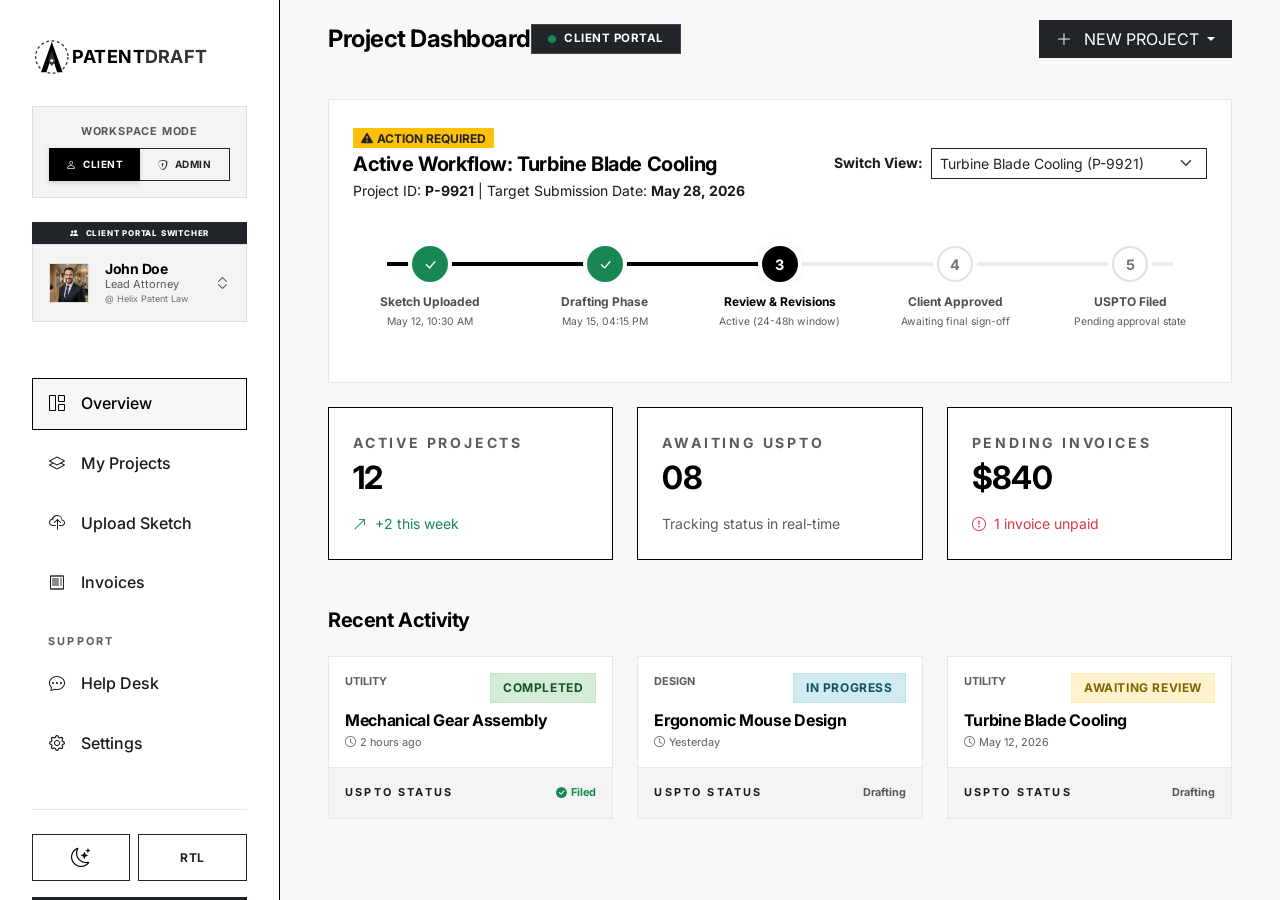
<file: dashboard.html>
<!DOCTYPE html>
<html lang="en">

<head>
    <meta charset="UTF-8">
    <meta name="viewport" content="width=device-width, initial-scale=1.0">
    <title>Dashboard | PatentDraft Professional Illustration</title>
    <!-- Bootstrap 5 CSS -->
    <link href="https://cdn.jsdelivr.net/npm/bootstrap@5.3.2/dist/css/bootstrap.min.css" rel="stylesheet">
    <!-- Bootstrap Icons -->
    <link rel="stylesheet" href="https://cdn.jsdelivr.net/npm/bootstrap-icons@1.11.2/font/bootstrap-icons.min.css">
    <!-- Google Fonts - Inter -->
    <link rel="preconnect" href="https://fonts.googleapis.com">
    <link rel="preconnect" href="https://fonts.gstatic.com" crossorigin>
    <link href="https://fonts.googleapis.com/css2?family=Inter:wght@300;400;500;600;700;800&display=swap"
        rel="stylesheet">
    <!-- Custom CSS -->
    <link rel="stylesheet" href="style.css">
    <style>
        /* Pulse Animation for Status Dot */
        @keyframes pulseGlow {
            0% {
                transform: scale(0.9);
                opacity: 0.6;
                box-shadow: 0 0 0 0 rgba(25, 135, 84, 0.4);
            }

            70% {
                transform: scale(1.25);
                opacity: 1;
                box-shadow: 0 0 0 8px rgba(25, 135, 84, 0);
            }

            100% {
                transform: scale(0.9);
                opacity: 0.6;
                box-shadow: 0 0 0 0 rgba(25, 135, 84, 0);
            }
        }

        @keyframes pulseGlowAdmin {
            0% {
                transform: scale(0.9);
                opacity: 0.6;
                box-shadow: 0 0 0 0 rgba(111, 66, 193, 0.4);
            }

            70% {
                transform: scale(1.25);
                opacity: 1;
                box-shadow: 0 0 0 8px rgba(111, 66, 193, 0);
            }

            100% {
                transform: scale(0.9);
                opacity: 0.6;
                box-shadow: 0 0 0 0 rgba(111, 66, 193, 0);
            }
        }

        .pulse-dot i {
            display: inline-block;
            animation: pulseGlow 1.8s infinite ease-in-out;
            color: #198754 !important;
        }

        .pulse-dot.admin i {
            animation: pulseGlowAdmin 1.8s infinite ease-in-out;
            color: #6f42c1 !important;
        }

        /* Segmented Radio Toggle Styling */
        .workspace-mode-switcher .btn-check:checked+.btn-outline-dark {
            background-color: var(--dark-color) !important;
            color: var(--white) !important;
            border-color: var(--dark-color) !important;
            box-shadow: 0 2px 5px rgba(0, 0, 0, 0.15);
        }

        /* Chat Portal Layout */
        .collaboration-chat-card {
            display: flex;
            height: 600px;
            background: var(--white);
            border: 1px solid var(--border-color);
        }

        .chat-sidebar {
            width: 280px;
            border-right: 1px solid var(--border-color);
            background: rgba(0, 0, 0, 0.01);
            display: flex;
            flex-direction: column;
        }

        .chat-channel-list {
            overflow-y: auto;
            flex-grow: 1;
        }

        .chat-channel-item {
            padding: 1rem;
            border-bottom: 1px solid var(--border-color);
            cursor: pointer;
            transition: var(--transition);
            opacity: 0.85;
        }

        .chat-channel-item:hover,
        .chat-channel-item.active {
            background: rgba(0, 0, 0, 0.04);
            opacity: 1;
            border-left: 3px solid var(--dark-color);
        }

        [data-theme="dark"] .chat-channel-item:hover,
        [data-theme="dark"] .chat-channel-item.active {
            background: rgba(255, 255, 255, 0.05);
            border-left-color: var(--dark-color);
        }

        .chat-window {
            flex-grow: 1;
            display: flex;
            flex-direction: column;
            background: var(--white);
        }

        .chat-messages-box {
            flex-grow: 1;
            padding: 1.5rem;
            overflow-y: auto;
            display: flex;
            flex-direction: column;
            gap: 1rem;
            background-image: radial-gradient(circle at 100% 0%, rgba(0, 0, 0, 0.01) 0%, transparent 40%);
        }

        .chat-bubble {
            max-width: 75%;
            padding: 0.85rem 1.1rem;
            line-height: 1.4;
            font-size: 0.88rem;
            border: 1px solid var(--border-color);
        }

        .chat-bubble.sent {
            align-self: flex-end;
            background: var(--dark-color);
            color: var(--white);
        }

        [data-theme="dark"] .chat-bubble.sent {
            background: var(--white);
            color: var(--dark-color);
        }

        .chat-bubble.received {
            align-self: flex-start;
            background: rgba(0, 0, 0, 0.02);
            color: var(--dark-color);
        }

        [data-theme="dark"] .chat-bubble.received {
            background: rgba(255, 255, 255, 0.03);
            color: var(--secondary-text);
        }

        .chat-input-bar {
            padding: 1rem 1.5rem;
            border-top: 1px solid var(--border-color);
            background: var(--white);
        }

        /* Cursor Pointer Helper */
        .cursor-pointer {
            cursor: pointer;
        }

        .btn-xs {
            padding: 0.25rem 0.5rem;
            font-size: 0.75rem;
        }

        /* Admin Only Card Styles */
        .bg-admin-card {
            background: rgba(111, 66, 193, 0.03) !important;
            border-left: 3px solid #6f42c1 !important;
        }

        [data-theme="dark"] .bg-admin-card {
            background: rgba(111, 66, 193, 0.08) !important;
        }

        .badge-admin-purple {
            background-color: #6f42c1 !important;
            color: #ffffff;
        }
    </style>
    <!-- Favicon -->
    <link rel="icon" type="image/svg+xml" href="favicon.svg">
</head>

<body>

    <div class="sidebar-overlay" id="sidebarOverlay"></div>

    <div class="dashboard-container">
        <!-- Sidebar -->
        <aside class="dashboard-sidebar">
            <button class="btn sidebar-close d-lg-none" id="sidebarClose" title="Close Sidebar">
                <i class="bi bi-x-lg"></i>
            </button>
            <div class="sidebar-logo mb-4">
                <a href="index.html" class="text-decoration-none">
                    <svg width="180" height="45" viewBox="0 0 200 50" fill="none" xmlns="http://www.w3.org/2000/svg"
                        dir="ltr">
                        <g transform="translate(0,2)">
                            <circle cx="22" cy="23" r="18" stroke="var(--logo-guide)" stroke-width="1.5"
                                stroke-dasharray="3 3" />
                            <path d="M22 6L10 40H16L22 22L28 40H34L22 6Z" fill="var(--logo-shape)" />
                            <path d="M22 16L18 28L22 33L26 28L22 16Z" fill="var(--logo-nib)" />
                            <circle cx="22" cy="27" r="1.8" fill="var(--logo-dot)" />
                        </g>
                        <text x="44" y="32" font-family="Inter, Arial, sans-serif" font-size="20" font-weight="700"
                            letter-spacing="0.5" fill="var(--logo-text-1)">PATENT</text>
                        <text x="125" y="32" font-family="Inter, Arial, sans-serif" font-size="20" font-weight="700"
                            letter-spacing="0.5" fill="var(--logo-text-2)">DRAFT</text>
                    </svg>
                </a>
            </div>

            <!-- Interactive Demo Workspace Mode Switcher -->
            <div class="workspace-mode-switcher p-3 border border-dark border-opacity-10 mb-4 bg-light rounded-0">
                <p class="x-small text-muted text-uppercase fw-bold tracking-widest text-center mb-2"
                    style="font-size: 8px; letter-spacing: 0.8px;">WORKSPACE MODE</p>
                <div class="btn-group w-100 rounded-0" role="group" aria-label="Demo Portal Switcher">
                    <input type="radio" class="btn-check" name="workspaceMode" id="modeClient" autocomplete="off"
                        checked>
                    <label class="btn btn-outline-dark btn-xs rounded-0 fw-bold py-2 px-1 text-center w-50"
                        for="modeClient" id="btn-mode-client" style="font-size: 10px; letter-spacing: 0.5px;">
                        <i class="bi bi-person me-1"></i> CLIENT
                    </label>
                    <input type="radio" class="btn-check" name="workspaceMode" id="modeAdmin" autocomplete="off">
                    <label class="btn btn-outline-dark btn-xs rounded-0 fw-bold py-2 px-1 text-center w-50"
                        for="modeAdmin" id="btn-mode-admin" style="font-size: 10px; letter-spacing: 0.5px;">
                        <i class="bi bi-shield-lock me-1"></i> ADMIN
                    </label>
                </div>
            </div>

            <!-- Client Switcher Dropdown (Toggled by Mode) -->
            <div id="client-switcher-wrapper">
                <div class="session-switcher-header text-center bg-dark text-white p-1 rounded-0"
                    style="font-size: 8px; font-weight: 800; letter-spacing: 0.8px; text-transform: uppercase;">
                    <i class="bi bi-people-fill me-1"></i> Client Portal Switcher
                </div>
                <div class="dropdown mb-4">
                    <div class="user-info d-flex align-items-center justify-content-between p-3 bg-light border border-dark border-opacity-10 dropdown-toggle cursor-pointer"
                        id="clientProfileSwitcher" data-bs-toggle="dropdown" aria-expanded="false"
                        style="cursor: pointer; min-width: 0;">
                        <div class="d-flex align-items-center gap-3" style="min-width: 0; width: 100%;">
                            <img src="assets/img/avatar-john-doe.png" alt="JD"
                                class="avatar rounded-0 flex-shrink-0 border border-dark border-opacity-10"
                                id="profile-avatar-img" style="width: 40px; height: 40px; object-fit: cover;">
                            <div style="min-width: 0; flex-grow: 1;">
                                <h6 class="mb-0 fw-bold small text-truncate" id="profile-display-name">John Doe</h6>
                                <p class="mb-0 text-muted" id="profile-display-role"
                                    title="Lead Attorney @ Helix Patent Law"
                                    style="font-size: 11px; line-height: 1.25;">Lead Attorney<br><span
                                        style="font-size: 9px; opacity: 0.85;">@ Helix Patent Law</span></p>
                            </div>
                        </div>
                        <i class="bi bi-chevron-expand text-muted ms-2 flex-shrink-0"></i>
                    </div>
                    <ul class="dropdown-menu w-100 rounded-0 border-dark shadow-sm py-0"
                        aria-labelledby="clientProfileSwitcher" style="font-size: 0.82rem;">
                        <li>
                            <h6
                                class="dropdown-header text-uppercase tracking-wider small fw-bold text-dark px-3 py-2 bg-light border-bottom border-dark border-opacity-10 mb-1">
                                Select Client Session</h6>
                        </li>
                        <li><a class="dropdown-item py-2 px-3 client-switch-btn active" href="#" data-client="john-doe">
                                <div class="d-flex align-items-center gap-2">
                                    <img src="assets/img/avatar-john-doe.png" alt="JD"
                                        class="avatar rounded-0 flex-shrink-0 border border-dark border-opacity-10"
                                        style="width: 28px; height: 28px; object-fit: cover;">
                                    <div>
                                        <strong class="d-block text-dark mb-0" style="font-size: 11px;">John
                                            Doe</strong>
                                        <span class="text-muted"
                                            style="font-size: 9px; display: block; line-height: 1.2;">Lead
                                            Attorney<br><span style="font-size: 8px; opacity: 0.8;">@ Helix
                                                Law</span></span>
                                    </div>
                                </div>
                            </a></li>
                        <li><a class="dropdown-item py-2 px-3 client-switch-btn" href="#" data-client="sarah-jenkins">
                                <div class="d-flex align-items-center gap-2">
                                    <img src="assets/img/avatar-sarah-jenkins.png" alt="SJ"
                                        class="avatar rounded-0 flex-shrink-0 border border-dark border-opacity-10"
                                        style="width: 28px; height: 28px; object-fit: cover;">
                                    <div>
                                        <strong class="d-block text-dark mb-0" style="font-size: 11px;">Sarah
                                            Jenkins</strong>
                                        <span class="text-muted"
                                            style="font-size: 9px; display: block; line-height: 1.2;">VP of R&D<br><span
                                                style="font-size: 8px; opacity: 0.8;">@ Tesla Motors</span></span>
                                    </div>
                                </div>
                            </a></li>
                        <li><a class="dropdown-item py-2 px-3 client-switch-btn" href="#" data-client="david-wang">
                                <div class="d-flex align-items-center gap-2">
                                    <img src="assets/img/avatar-david-wang.png" alt="DW"
                                        class="avatar rounded-0 flex-shrink-0 border border-dark border-opacity-10"
                                        style="width: 28px; height: 28px; object-fit: cover;">
                                    <div>
                                        <strong class="d-block text-dark mb-0" style="font-size: 11px;">David
                                            Wang</strong>
                                        <span class="text-muted"
                                            style="font-size: 9px; display: block; line-height: 1.2;">Lead
                                            Inventor<br><span style="font-size: 8px; opacity: 0.8;">@ BioTech
                                                Labs</span></span>
                                    </div>
                                </div>
                            </a></li>
                    </ul>
                </div>
            </div>

            <!-- Admin Profile Display Block (Initially Hidden) -->
            <div id="admin-profile-wrapper" class="d-none mb-4">
                <div class="session-switcher-header text-center bg-admin-card text-dark p-1 rounded-0 border border-dark border-opacity-10"
                    style="font-size: 8px; font-weight: 800; letter-spacing: 0.8px; text-transform: uppercase;">
                    <i class="bi bi-shield-fill me-1"></i> Admin Session
                </div>
                <div class="user-info d-flex align-items-center p-3 bg-white border border-dark border-opacity-10 rounded-0"
                    style="min-width: 0;">
                    <div class="d-flex align-items-center gap-3" style="min-width: 0; width: 100%;">
                        <img src="assets/img/avatar-alex-mercer.png" alt="AM"
                            class="avatar rounded-0 flex-shrink-0 border border-dark border-opacity-10"
                            style="width: 40px; height: 40px; object-fit: cover;">
                        <div style="min-width: 0; flex-grow: 1;">
                            <h6 class="mb-0 fw-bold small text-truncate text-dark">Alex Mercer</h6>
                            <p class="mb-0 x-small text-muted" title="Patent Illustrator" style="font-size: 11px;">
                                Patent Illustrator</p>
                        </div>
                    </div>
                </div>
            </div>

            <ul class="sidebar-nav">
                <!-- Client Navigation Links -->
                <li class="sidebar-nav-item client-nav-item">
                    <a href="#" class="sidebar-nav-link active" data-tab="overview">
                        <i class="bi bi-grid-1x2"></i> Overview
                    </a>
                </li>
                <li class="sidebar-nav-item client-nav-item">
                    <a href="#" class="sidebar-nav-link" data-tab="projects">
                        <i class="bi bi-layers"></i> My Projects
                    </a>
                </li>
                <li class="sidebar-nav-item client-nav-item">
                    <a href="#" class="sidebar-nav-link" data-tab="upload">
                        <i class="bi bi-cloud-upload"></i> Upload Sketch
                    </a>
                </li>
                <li class="sidebar-nav-item client-nav-item">
                    <a href="#" class="sidebar-nav-link" data-tab="invoices">
                        <i class="bi bi-receipt"></i> Invoices
                    </a>
                </li>

                <!-- Admin Navigation Links (Initially Hidden) -->
                <li class="sidebar-nav-item admin-nav-item d-none">
                    <a href="#" class="sidebar-nav-link" data-tab="admin-overview">
                        <i class="bi bi-speedometer2"></i> Admin Overview
                    </a>
                </li>
                <li class="sidebar-nav-item admin-nav-item d-none">
                    <a href="#" class="sidebar-nav-link" data-tab="admin-projects">
                        <i class="bi bi-vector-pen"></i> Drafting Desk
                    </a>
                </li>
                <li class="sidebar-nav-item admin-nav-item d-none">
                    <a href="#" class="sidebar-nav-link" data-tab="admin-requests">
                        <i class="bi bi-inbox-fill"></i> Upload Inbox <span class="badge bg-danger rounded-0 ms-2"
                            id="admin-incoming-badge" style="font-size: 9px; padding: 2px 4px;">3</span>
                    </a>
                </li>

                <!-- Shared Navigation Links -->
                <li class="sidebar-nav-item mt-4">
                    <p class="x-small text-muted text-uppercase fw-bold tracking-widest px-3 mb-2"
                        id="collaboration-nav-header">Support</p>
                </li>
                <li class="sidebar-nav-item">
                    <a href="#" class="sidebar-nav-link" data-tab="helpdesk" id="helpdesk-nav-link">
                        <i class="bi bi-chat-dots"></i> Help Desk
                    </a>
                </li>
                <li class="sidebar-nav-item">
                    <a href="#" class="sidebar-nav-link" data-tab="settings">
                        <i class="bi bi-gear"></i> Settings
                    </a>
                </li>
            </ul>

            <div class="sidebar-footer mt-auto pt-4 border-top border-dark border-opacity-10">
                <div class="d-flex gap-2 mb-3">
                    <button class="btn btn-outline-dark w-100 rounded-0 fw-bold py-2" id="themeToggle"
                        title="Toggle Theme">
                        <i class="bi bi-moon-stars"></i>
                    </button>
                    <button class="btn btn-outline-dark w-100 rounded-0 fw-bold py-2" id="rtlToggle">
                        RTL
                    </button>
                </div>
                <a href="index.html" class="btn btn-dark w-100 rounded-0 fw-bold py-2">
                    <i class="bi bi-box-arrow-left me-2"></i> LOGOUT
                </a>
            </div>
        </aside>

        <!-- Main Content -->
        <main class="dashboard-main">
            <!-- Header -->
            <header class="dashboard-header d-flex justify-content-between align-items-center mb-5">
                <div class="header-title-area d-flex align-items-center gap-3">
                    <button class="btn btn-dark d-lg-none rounded-0" id="sidebarToggle" aria-label="Toggle Sidebar">
                        <i class="bi bi-list"></i>
                    </button>
                    <h4 class="fw-bold mb-0 dashboard-title">Project Dashboard</h4>
                </div>
                
                <span
                    class="badge bg-dark border border-dark rounded-0 px-3 py-2 fw-bold text-white d-flex align-items-center gap-2 me-auto"
                    id="demo-mode-badge"
                    style="font-size: 0.72rem; letter-spacing: 0.5px; border-color: rgba(255,255,255,0.15) !important;">
                    <span class="pulse-dot" id="demo-mode-pulse"><i class="bi bi-circle-fill"
                            style="font-size: 8px;"></i></span>
                    <span id="demo-mode-text">CLIENT PORTAL</span>
                </span>
                
                <div class="header-actions-area">
                    <div class="dropdown">
                        <button class="btn btn-dark rounded-0 dropdown-toggle px-3" type="button"
                            data-bs-toggle="dropdown">
                            <i class="bi bi-plus-lg me-2"></i> <span>NEW PROJECT</span>
                        </button>
                        <ul class="dropdown-menu dropdown-menu-end rounded-0 border-dark shadow-sm">
                            <li><a class="dropdown-item" href="#" data-tab="upload">Utility Patent</a></li>
                            <li><a class="dropdown-item" href="#" data-tab="upload">Design Patent</a></li>
                            <li>
                                <hr class="dropdown-divider">
                            </li>
                            <li><a class="dropdown-item" href="#" data-tab="upload">Custom Request</a></li>
                        </ul>
                    </div>
                </div>
            </header>

            <!-- Overview Tab -->
            <div id="overview" class="dashboard-tab">
                <!-- Live Project Selector & Timeline -->
                <div class="stat-card p-4 mb-4 border border-dark border-opacity-10 rounded-0">
                    <div
                        class="d-flex flex-column flex-md-row justify-content-between align-items-md-center gap-3 mb-4">
                        <div>
                            <span class="badge bg-warning text-dark rounded-0 px-2 py-1 text-uppercase fw-bold mb-1"><i
                                    class="bi bi-exclamation-triangle-fill me-1"></i>Action Required</span>
                            <h5 class="fw-bold mb-1">Active Workflow: Turbine Blade Cooling</h5>
                            <p class="text-secondary small mb-0">Project ID: <strong
                                    id="active-project-id">P-9921</strong> | Target Submission Date: <strong>May 28,
                                    2026</strong></p>
                        </div>
                        <div class="d-flex align-items-center gap-2">
                            <span class="small text-secondary fw-bold text-nowrap">Switch View:</span>
                            <select class="form-select form-select-sm rounded-0 border-dark"
                                id="timeline-project-selector" style="min-width: 220px;">
                                <option value="P-9921">Turbine Blade Cooling (P-9921)</option>
                                <option value="P-9922">Ergonomic Mouse Design (P-9922)</option>
                            </select>
                        </div>
                    </div>

                    <!-- Horizontal Stepper -->
                    <div class="workflow-stepper-wrapper mb-2">
                        <div class="workflow-progress-bar">
                            <div class="workflow-progress-line" id="workflow-progress-line" style="width: 50%;"></div>
                        </div>
                        <div class="workflow-steps">
                            <div class="workflow-step completed" data-step="1">
                                <div class="step-num"><i class="bi bi-check"></i></div>
                                <div class="step-label">Sketch Uploaded</div>
                                <div class="step-date small text-muted">May 12, 10:30 AM</div>
                            </div>
                            <div class="workflow-step completed" data-step="2">
                                <div class="step-num"><i class="bi bi-check"></i></div>
                                <div class="step-label">Drafting Phase</div>
                                <div class="step-date small text-muted">May 15, 04:15 PM</div>
                            </div>
                            <div class="workflow-step active" data-step="3" id="timeline-step-3">
                                <div class="step-num">3</div>
                                <div class="step-label" id="timeline-step-label-3">Review & Revisions</div>
                                <div class="step-date small text-muted" id="timeline-step-date-3">Active (24-48h window)
                                </div>
                            </div>
                            <div class="workflow-step" data-step="4" id="timeline-step-4">
                                <div class="step-num">4</div>
                                <div class="step-label">Client Approved</div>
                                <div class="step-date small text-muted">Awaiting final sign-off</div>
                            </div>
                            <div class="workflow-step" data-step="5" id="timeline-step-5">
                                <div class="step-num">5</div>
                                <div class="step-label">USPTO Filed</div>
                                <div class="step-date small text-muted">Pending approval state</div>
                            </div>
                        </div>
                    </div>
                </div>

                <div class="row g-4 mb-5">
                    <div class="col-md-4">
                        <div class="stat-card">
                            <p class="text-muted small text-uppercase fw-bold tracking-widest mb-1">Active Projects</p>
                            <h2 class="fw-bold mb-0" id="stat-active-projects">12</h2>
                            <div class="mt-3 small text-success">
                                <i class="bi bi-arrow-up-right me-1"></i> +2 this week
                            </div>
                        </div>
                    </div>
                    <div class="col-md-4">
                        <div class="stat-card">
                            <p class="text-muted small text-uppercase fw-bold tracking-widest mb-1">Awaiting USPTO</p>
                            <h2 class="fw-bold mb-0" id="stat-awaiting-uspto">08</h2>
                            <div class="mt-3 small text-muted">
                                Tracking status in real-time
                            </div>
                        </div>
                    </div>
                    <div class="col-md-4">
                        <div class="stat-card">
                            <p class="text-muted small text-uppercase fw-bold tracking-widest mb-1">Pending Invoices</p>
                            <h2 class="fw-bold mb-0" id="stat-pending-invoices">$840</h2>
                            <div class="mt-3 small text-danger" id="stat-overdue-warning">
                                <i class="bi bi-exclamation-circle me-1"></i> 1 invoice unpaid
                            </div>
                        </div>
                    </div>
                </div>

                <h5 class="fw-bold mb-4">Recent Activity</h5>
                <div class="row g-4" id="recent-activity-container">
                    <!-- Activity Card 1 -->
                    <div class="col-md-6 col-xl-4">
                        <div class="stat-card p-0 overflow-hidden border border-dark border-opacity-10 rounded-0">
                            <div class="p-3 border-bottom border-dark border-opacity-10">
                                <div class="d-flex justify-content-between align-items-start mb-2">
                                    <span class="x-small text-muted text-uppercase fw-bold">Utility</span>
                                    <span class="status-badge status-completed">Completed</span>
                                </div>
                                <h6 class="fw-bold mb-1">Mechanical Gear Assembly</h6>
                                <p class="x-small text-muted mb-0"><i class="bi bi-clock me-1"></i>2 hours ago</p>
                            </div>
                            <div class="p-3 bg-light">
                                <div class="d-flex justify-content-between align-items-center">
                                    <span class="x-small fw-bold text-uppercase tracking-widest text-secondary">USPTO
                                        Status</span>
                                    <span class="text-success x-small fw-bold"><i
                                            class="bi bi-check-circle-fill me-1"></i>Filed</span>
                                </div>
                            </div>
                        </div>
                    </div>
                    <!-- Activity Card 2 -->
                    <div class="col-md-6 col-xl-4">
                        <div class="stat-card p-0 overflow-hidden border border-dark border-opacity-10 rounded-0">
                            <div class="p-3 border-bottom border-dark border-opacity-10">
                                <div class="d-flex justify-content-between align-items-start mb-2">
                                    <span class="x-small text-muted text-uppercase fw-bold">Design</span>
                                    <span class="status-badge status-progress">In Progress</span>
                                </div>
                                <h6 class="fw-bold mb-1">Ergonomic Mouse Design</h6>
                                <p class="x-small text-muted mb-0"><i class="bi bi-clock me-1"></i>Yesterday</p>
                            </div>
                            <div class="p-3 bg-light">
                                <div class="d-flex justify-content-between align-items-center">
                                    <span class="x-small fw-bold text-uppercase tracking-widest text-secondary">USPTO
                                        Status</span>
                                    <span class="text-muted x-small fw-bold">Drafting</span>
                                </div>
                            </div>
                        </div>
                    </div>
                    <!-- Activity Card 3 -->
                    <div class="col-md-6 col-xl-4">
                        <div class="stat-card p-0 overflow-hidden border border-dark border-opacity-10 rounded-0">
                            <div class="p-3 border-bottom border-dark border-opacity-10">
                                <div class="d-flex justify-content-between align-items-start mb-2">
                                    <span class="x-small text-muted text-uppercase fw-bold">Utility</span>
                                    <span class="status-badge status-pending" id="activity-badge-turbine">Awaiting
                                        Review</span>
                                </div>
                                <h6 class="fw-bold mb-1">Turbine Blade Cooling</h6>
                                <p class="x-small text-muted mb-0"><i class="bi bi-clock me-1"></i>May 12, 2026</p>
                            </div>
                            <div class="p-3 bg-light">
                                <div class="d-flex justify-content-between align-items-center">
                                    <span class="x-small fw-bold text-uppercase tracking-widest text-secondary">USPTO
                                        Status</span>
                                    <span class="text-muted x-small fw-bold" id="activity-uspto-turbine">Drafting</span>
                                </div>
                            </div>
                        </div>
                    </div>
                </div>
            </div>

            <!-- My Projects Tab (Initially Hidden) -->
            <div id="projects" class="dashboard-tab d-none">
                <div class="d-flex flex-column flex-md-row justify-content-between align-items-md-end gap-3 mb-4">
                    <div>
                        <h5 class="fw-bold mb-1">Project Portfolio Workspace</h5>
                        <p class="text-secondary small mb-0">Select an active project below to open the live figures,
                            review technical revisions, and sign off.</p>
                    </div>
                    <div class="d-flex gap-2 align-self-start align-self-md-auto w-100 w-md-auto"
                        style="max-width: 360px;">
                        <input type="text" class="form-control rounded-0 border-dark py-2" id="project-search-input"
                            placeholder="Search projects by ID, name...">
                        <button class="btn btn-dark rounded-0 px-3" id="project-search-btn"><i
                                class="bi bi-search"></i></button>
                    </div>
                </div>

                <!-- Projects Quick Selector Grid -->
                <div class="row g-3 mb-5" id="projects-grid-list">
                    <!-- Project 1 Card -->
                    <div class="col-md-6 col-xl-4 project-nav-card" data-project-id="P-9921">
                        <div class="stat-card p-0 overflow-hidden border border-dark border-opacity-10 rounded-0 cursor-pointer active-project-card"
                            id="project-card-P-9921">
                            <div class="p-3 border-bottom border-dark border-opacity-10">
                                <div class="d-flex justify-content-between align-items-start mb-2">
                                    <span class="x-small text-muted fw-bold">ID: P-9921</span>
                                    <span class="status-badge status-progress" id="project-badge-P-9921">Revisions
                                        Open</span>
                                </div>
                                <h6 class="fw-bold mb-1">Turbine Blade Cooling</h6>
                                <p class="x-small text-secondary mb-0">Utility Patent | 4 Active Figures</p>
                            </div>
                            <div class="p-3 bg-light d-flex justify-content-between align-items-center">
                                <span class="x-small fw-bold"><i class="bi bi-clock me-1"></i>3-Day standard</span>
                                <span class="text-dark x-small fw-bold">VIEW WORKSPACE <i
                                        class="bi bi-arrow-right ms-1"></i></span>
                            </div>
                        </div>
                    </div>
                    <!-- Project 2 Card -->
                    <div class="col-md-6 col-xl-4 project-nav-card" data-project-id="P-9922">
                        <div class="stat-card p-0 overflow-hidden border border-dark border-opacity-10 rounded-0 cursor-pointer"
                            id="project-card-P-9922">
                            <div class="p-3 border-bottom border-dark border-opacity-10">
                                <div class="d-flex justify-content-between align-items-start mb-2">
                                    <span class="x-small text-muted fw-bold">ID: P-9922</span>
                                    <span class="status-badge status-completed" id="project-badge-P-9922">Client
                                        Approved</span>
                                </div>
                                <h6 class="fw-bold mb-1">Ergonomic Mouse Design</h6>
                                <p class="x-small text-secondary mb-0">Design Patent | 3 Active Figures</p>
                            </div>
                            <div class="p-3 bg-light d-flex justify-content-between align-items-center">
                                <span class="x-small fw-bold"><i class="bi bi-clock me-1"></i>24h Express</span>
                                <span class="text-dark x-small fw-bold">VIEW WORKSPACE <i
                                        class="bi bi-arrow-right ms-1"></i></span>
                            </div>
                        </div>
                    </div>
                </div>

                <!-- Interactive Figures Workspace -->
                <div class="border border-dark border-opacity-10 p-4 bg-white mb-5 rounded-0 shadow-sm">
                    <div
                        class="d-flex flex-column flex-lg-row justify-content-between align-items-lg-center gap-3 border-bottom border-dark border-opacity-10 pb-3 mb-4">
                        <div>
                            <span
                                class="x-small text-muted text-uppercase fw-bold tracking-widest d-block mb-1">Interactive
                                Figures Workspace</span>
                            <h4 class="fw-bold mb-1 text-dark" id="workspace-project-title">Turbine Blade Cooling
                                (P-9921)</h4>
                            <p class="text-secondary small mb-0"><i class="bi bi-shield-check text-dark me-1"></i>USPTO
                                37 CFR § 1.84 Compliance: Checked & Audited</p>
                        </div>
                        <div class="d-flex gap-2">
                            <button class="btn btn-outline-dark rounded-0 fw-bold btn-sm"
                                id="btn-request-full-revisions"><i class="bi bi-chat-left-text me-2"></i>Global
                                Revisions</button>
                            <button class="btn btn-dark rounded-0 fw-bold btn-sm" id="btn-approve-project-drawings"><i
                                    class="bi bi-check-lg me-2"></i>Approve All Figures</button>
                        </div>
                    </div>

                    <!-- Figures Grid -->
                    <div class="row g-4" id="figures-grid-container">
                        <!-- Figure 1 -->
                        <div class="col-md-6 col-xl-3" id="figure-card-1">
                            <div
                                class="figure-review-card border border-dark border-opacity-10 bg-light p-3 position-relative transition-all h-100">
                                <div class="d-flex justify-content-between align-items-center mb-2">
                                    <span class="fw-bold text-dark small text-nowrap">Figure 1.1</span>
                                    <span class="status-badge status-completed x-small px-2 py-0"
                                        id="figure-badge-1">Approved</span>
                                </div>
                                <div class="figure-thumbnail bg-white border border-dark border-opacity-10 p-3 text-center mb-3 cursor-pointer"
                                    onclick="openLightbox('figure-1.1')">
                                    <!-- High fidelity SVG technical drawing -->
                                    <svg viewBox="0 0 100 80" class="img-fluid" style="max-height: 140px;">
                                        <rect x="5" y="5" width="90" height="70" fill="none" stroke="#111"
                                            stroke-width="0.5" stroke-dasharray="1,1" />
                                        <!-- Axis assembly drawing -->
                                        <line x1="50" y1="10" x2="50" y2="70" stroke="#111" stroke-width="0.3"
                                            stroke-dasharray="3,2" />
                                        <ellipse cx="50" cy="40" rx="25" ry="12" fill="none" stroke="#111"
                                            stroke-width="0.8" />
                                        <ellipse cx="50" cy="40" rx="18" ry="8" fill="none" stroke="#111"
                                            stroke-width="0.5" />
                                        <ellipse cx="50" cy="40" rx="6" ry="3" fill="none" stroke="#111"
                                            stroke-width="0.8" />
                                        <line x1="25" y1="40" x2="75" y2="40" stroke="#111" stroke-width="0.3" />
                                        <!-- Bubbles -->
                                        <circle cx="28" cy="20" r="3.5" fill="#fff" stroke="#111" stroke-width="0.5" />
                                        <text x="28" y="21.5" font-size="4" font-family="sans-serif"
                                            text-anchor="middle" font-weight="bold">10</text>
                                        <line x1="28" y1="23.5" x2="40" y2="34" stroke="#111" stroke-width="0.4" />

                                        <circle cx="72" cy="62" r="3.5" fill="#fff" stroke="#111" stroke-width="0.5" />
                                        <text x="72" y="63.5" font-size="4" font-family="sans-serif"
                                            text-anchor="middle" font-weight="bold">12</text>
                                        <line x1="72" y1="58.5" x2="60" y2="44" stroke="#111" stroke-width="0.4" />
                                    </svg>
                                </div>
                                <h6 class="fw-bold text-dark mb-1 small text-truncate">Isometric Housing View</h6>
                                <p class="x-small text-secondary mb-3">Tangential Surface Shading | Lettering size 3.2mm
                                </p>
                                <div class="d-flex gap-2">
                                    <button class="btn btn-outline-dark btn-xs w-100 rounded-0 x-small py-1"
                                        onclick="openLightbox('figure-1.1')"><i
                                            class="bi bi-zoom-in me-1"></i>Zoom</button>
                                    <button class="btn btn-outline-dark btn-xs w-100 rounded-0 x-small py-1"
                                        onclick="triggerFigureRevision(1)"><i
                                            class="bi bi-pencil-square me-1"></i>Revise</button>
                                </div>
                            </div>
                        </div>

                        <!-- Figure 2 -->
                        <div class="col-md-6 col-xl-3" id="figure-card-2">
                            <div
                                class="figure-review-card border border-dark border-opacity-10 bg-light p-3 position-relative transition-all h-100">
                                <div class="d-flex justify-content-between align-items-center mb-2">
                                    <span class="fw-bold text-dark small text-nowrap">Figure 1.2</span>
                                    <span class="status-badge status-progress x-small px-2 py-0"
                                        id="figure-badge-2">Awaiting Approval</span>
                                </div>
                                <div class="figure-thumbnail bg-white border border-dark border-opacity-10 p-3 text-center mb-3 cursor-pointer"
                                    onclick="openLightbox('figure-1.2')">
                                    <svg viewBox="0 0 100 80" class="img-fluid" style="max-height: 140px;">
                                        <rect x="5" y="5" width="90" height="70" fill="none" stroke="#111"
                                            stroke-width="0.5" stroke-dasharray="1,1" />
                                        <!-- Hatching lines for cutaway cross-section -->
                                        <path d="M 25,20 L 75,20 L 75,60 L 25,60 Z" fill="none" stroke="#111"
                                            stroke-width="0.8" />
                                        <path d="M 35,20 L 65,20 L 65,40 L 35,40 Z" fill="none" stroke="#111"
                                            stroke-width="0.6" />
                                        <!-- Section lines -->
                                        <line x1="25" y1="20" x2="30" y2="15" stroke="#111" stroke-width="0.3" />
                                        <line x1="30" y1="20" x2="35" y2="15" stroke="#111" stroke-width="0.3" />
                                        <line x1="35" y1="20" x2="40" y2="15" stroke="#111" stroke-width="0.3" />
                                        <line x1="40" y1="20" x2="45" y2="15" stroke="#111" stroke-width="0.3" />
                                        <line x1="45" y1="20" x2="50" y2="15" stroke="#111" stroke-width="0.3" />
                                        <line x1="55" y1="20" x2="60" y2="15" stroke="#111" stroke-width="0.3" />
                                        <line x1="60" y1="20" x2="65" y2="15" stroke="#111" stroke-width="0.3" />
                                        <line x1="65" y1="20" x2="70" y2="15" stroke="#111" stroke-width="0.3" />
                                        <!-- Center axis -->
                                        <line x1="50" y1="8" x2="50" y2="72" stroke="#111" stroke-width="0.4"
                                            stroke-dasharray="6,2,1,2" />
                                        <!-- Bubbles -->
                                        <circle cx="16" cy="18" r="3.5" fill="#fff" stroke="#111" stroke-width="0.5" />
                                        <text x="16" y="19.5" font-size="4" font-family="sans-serif"
                                            text-anchor="middle" font-weight="bold">24</text>
                                        <line x1="16" y1="21.5" x2="25" y2="35" stroke="#111" stroke-width="0.4" />
                                    </svg>
                                </div>
                                <h6 class="fw-bold text-dark mb-1 small text-truncate">Cross-Sectional Cutaway</h6>
                                <p class="x-small text-secondary mb-3">Section A-A Assembly | Correct Hatching Lines</p>
                                <div class="d-flex gap-2">
                                    <button class="btn btn-outline-dark btn-xs w-100 rounded-0 x-small py-1"
                                        onclick="openLightbox('figure-1.2')"><i
                                            class="bi bi-zoom-in me-1"></i>Zoom</button>
                                    <button class="btn btn-outline-dark btn-xs w-100 rounded-0 x-small py-1"
                                        onclick="triggerFigureRevision(2)"><i
                                            class="bi bi-pencil-square me-1"></i>Revise</button>
                                </div>
                            </div>
                        </div>

                        <!-- Figure 3 -->
                        <div class="col-md-6 col-xl-3" id="figure-card-3">
                            <div
                                class="figure-review-card border border-dark border-opacity-10 bg-light p-3 position-relative transition-all h-100">
                                <div class="d-flex justify-content-between align-items-center mb-2">
                                    <span class="fw-bold text-dark small text-nowrap">Figure 1.3</span>
                                    <span class="status-badge status-pending x-small px-2 py-0"
                                        id="figure-badge-3">Pending Revision</span>
                                </div>
                                <div class="figure-thumbnail bg-white border border-dark border-opacity-10 p-3 text-center mb-3 cursor-pointer"
                                    onclick="openLightbox('figure-1.3')">
                                    <svg viewBox="0 0 100 80" class="img-fluid" style="max-height: 140px;">
                                        <rect x="5" y="5" width="90" height="70" fill="none" stroke="#111"
                                            stroke-width="0.5" stroke-dasharray="1,1" />
                                        <!-- Exploded view assembly lines -->
                                        <rect x="15" y="30" width="12" height="20" fill="none" stroke="#111"
                                            stroke-width="0.7" />
                                        <line x1="27" y1="40" x2="43" y2="40" stroke="#111" stroke-width="0.4"
                                            stroke-dasharray="3,3" />
                                        <circle cx="48" cy="40" r="5" fill="none" stroke="#111" stroke-width="0.7" />
                                        <line x1="53" y1="40" x2="69" y2="40" stroke="#111" stroke-width="0.4"
                                            stroke-dasharray="3,3" />
                                        <polygon points="69,30 83,40 69,50" fill="none" stroke="#111"
                                            stroke-width="0.7" />
                                        <!-- Assembly axes -->
                                        <line x1="10" y1="40" x2="90" y2="40" stroke="#111" stroke-width="0.2"
                                            stroke-dasharray="8,2" />
                                        <!-- Bubbles -->
                                        <circle cx="48" cy="18" r="3.5" fill="#fff" stroke="#111" stroke-width="0.5" />
                                        <text x="48" y="19.5" font-size="4" font-family="sans-serif"
                                            text-anchor="middle" font-weight="bold">32</text>
                                        <line x1="48" y1="21.5" x2="48" y2="35" stroke="#111" stroke-width="0.4" />
                                    </svg>
                                </div>
                                <h6 class="fw-bold text-dark mb-1 small text-truncate">Exploded Assembly Flow</h6>
                                <p class="x-small text-secondary mb-3">Operability Axes | Assembly Order 37 CFR § 1.84
                                </p>
                                <div class="d-flex gap-2">
                                    <button class="btn btn-outline-dark btn-xs w-100 rounded-0 x-small py-1"
                                        onclick="openLightbox('figure-1.3')"><i
                                            class="bi bi-zoom-in me-1"></i>Zoom</button>
                                    <button class="btn btn-outline-dark btn-xs w-100 rounded-0 x-small py-1"
                                        onclick="triggerFigureRevision(3)"><i
                                            class="bi bi-pencil-square me-1"></i>Revise</button>
                                </div>
                            </div>
                        </div>

                        <!-- Figure 4 -->
                        <div class="col-md-6 col-xl-3" id="figure-card-4">
                            <div
                                class="figure-review-card border border-dark border-opacity-10 bg-light p-3 position-relative transition-all h-100">
                                <div class="d-flex justify-content-between align-items-center mb-2">
                                    <span class="fw-bold text-dark small text-nowrap">Figure 1.4</span>
                                    <span class="status-badge status-progress x-small px-2 py-0" id="figure-badge-4">In
                                        Drafting</span>
                                </div>
                                <div class="figure-thumbnail bg-white border border-dark border-opacity-10 p-3 text-center mb-3 cursor-pointer"
                                    onclick="openLightbox('figure-1.4')">
                                    <svg viewBox="0 0 100 80" class="img-fluid" style="max-height: 140px;">
                                        <rect x="5" y="5" width="90" height="70" fill="none" stroke="#111"
                                            stroke-width="0.5" stroke-dasharray="1,1" />
                                        <!-- Mechanical rotor segments -->
                                        <path d="M 50,15 C 30,15 20,30 20,50 L 80,50 C 80,30 70,15 50,15 Z" fill="none"
                                            stroke="#111" stroke-width="0.8" />
                                        <line x1="28" y1="50" x2="35" y2="35" stroke="#111" stroke-width="0.5" />
                                        <line x1="50" y1="50" x2="50" y2="30" stroke="#111" stroke-width="0.5" />
                                        <line x1="72" y1="50" x2="65" y2="35" stroke="#111" stroke-width="0.5" />
                                        <!-- Bubbles -->
                                        <circle cx="85" cy="20" r="3.5" fill="#fff" stroke="#111" stroke-width="0.5" />
                                        <text x="85" y="21.5" font-size="4" font-family="sans-serif"
                                            text-anchor="middle" font-weight="bold">40</text>
                                        <line x1="85" y1="23.5" x2="72" y2="36" stroke="#111" stroke-width="0.4" />
                                    </svg>
                                </div>
                                <h6 class="fw-bold text-dark mb-1 small text-truncate">Detailed Blade Rotor</h6>
                                <p class="x-small text-secondary mb-3">Enlarged Fragment Detail | Shading curves</p>
                                <div class="d-flex gap-2">
                                    <button class="btn btn-outline-dark btn-xs w-100 rounded-0 x-small py-1"
                                        onclick="openLightbox('figure-1.4')"><i
                                            class="bi bi-zoom-in me-1"></i>Zoom</button>
                                    <button class="btn btn-outline-dark btn-xs w-100 rounded-0 x-small py-1"
                                        onclick="triggerFigureRevision(4)"><i
                                            class="bi bi-pencil-square me-1"></i>Revise</button>
                                </div>
                            </div>
                        </div>
                    </div>

                    <!-- Figure Approvals Timeline & Logs -->
                    <div class="row g-4 mt-4">
                        <div class="col-lg-7">
                            <div class="bg-light p-4 border border-dark border-opacity-10 rounded-0 h-100">
                                <h6 class="fw-bold text-dark mb-3"><i class="bi bi-clock-history me-2"></i>Workspace
                                    Timeline Log</h6>
                                <div class="workspace-log-list" id="workspace-log-timeline">
                                    <div
                                        class="log-entry d-flex gap-3 mb-3 border-bottom border-dark border-opacity-5 pb-2">
                                        <div class="log-icon text-success"><i class="bi bi-check-circle-fill"></i></div>
                                        <div>
                                            <p class="mb-0 text-dark small"><strong>Figure 1.1: Isometric Housing
                                                    View</strong> approved by Client.</p>
                                            <span class="x-small text-muted">May 16, 2026 - 11:22 AM</span>
                                        </div>
                                    </div>
                                    <div
                                        class="log-entry d-flex gap-3 mb-3 border-bottom border-dark border-opacity-5 pb-2">
                                        <div class="log-icon text-warning"><i class="bi bi-arrow-repeat"></i></div>
                                        <div>
                                            <p class="mb-0 text-dark small"><strong>Figure 1.3: Exploded Assembly
                                                    Flow</strong> marked as <em>Pending Revision</em>. Adjusting
                                                placement alignment vectors along operational assembly axis 14.</p>
                                            <span class="x-small text-muted">May 15, 2026 - 02:40 PM</span>
                                        </div>
                                    </div>
                                    <div class="log-entry d-flex gap-3 pb-2">
                                        <div class="log-icon text-dark"><i class="bi bi-pencil-fill"></i></div>
                                        <div>
                                            <p class="mb-0 text-dark small">Professional Drafting team uploaded initial
                                                drawing set drafts.</p>
                                            <span class="x-small text-muted">May 15, 2026 - 10:15 AM</span>
                                        </div>
                                    </div>
                                </div>
                            </div>
                        </div>
                        <div class="col-lg-5">
                            <div class="bg-light p-4 border border-dark border-opacity-10 rounded-0 h-100">
                                <h6 class="fw-bold text-dark mb-3"><i class="bi bi-clipboard-check me-2"></i>37 CFR §
                                    1.84 Compliance Checklist</h6>
                                <div class="compliance-items small">
                                    <div
                                        class="d-flex justify-content-between align-items-center mb-2 border-bottom border-dark border-opacity-5 pb-2">
                                        <span class="text-secondary">Standard A4 / Letter Dimensions</span>
                                        <span class="badge bg-success rounded-0 px-2 py-1"><i
                                                class="bi bi-shield-check me-1"></i>Compliant</span>
                                    </div>
                                    <div
                                        class="d-flex justify-content-between align-items-center mb-2 border-bottom border-dark border-opacity-5 pb-2">
                                        <span class="text-secondary">Line Weight Standards (Outlines thick/thin)</span>
                                        <span class="badge bg-success rounded-0 px-2 py-1"><i
                                                class="bi bi-shield-check me-1"></i>Compliant</span>
                                    </div>
                                    <div
                                        class="d-flex justify-content-between align-items-center mb-2 border-bottom border-dark border-opacity-5 pb-2">
                                        <span class="text-secondary">Reference Lettering (Min height 3.2mm)</span>
                                        <span class="badge bg-success rounded-0 px-2 py-1"><i
                                                class="bi bi-shield-check me-1"></i>Compliant</span>
                                    </div>
                                    <div
                                        class="d-flex justify-content-between align-items-center mb-2 border-bottom border-dark border-opacity-5 pb-2">
                                        <span class="text-secondary">Tangential Perspective Shading</span>
                                        <span class="badge bg-success rounded-0 px-2 py-1"><i
                                                class="bi bi-shield-check me-1"></i>Compliant</span>
                                    </div>
                                    <div class="d-flex justify-content-between align-items-center">
                                        <span class="text-secondary">Correct assembly exploded axes</span>
                                        <span class="badge bg-warning text-dark rounded-0 px-2 py-1"><i
                                                class="bi bi-exclamation-circle me-1"></i>Checking Revisions</span>
                                    </div>
                                </div>
                            </div>
                        </div>
                    </div>
                </div>
            </div>

            <!-- Upload Tab (Initially Hidden) -->
            <div id="upload" class="dashboard-tab d-none">
                <div class="row justify-content-center">
                    <div class="col-lg-8">
                        <div class="bg-white p-5 border border-dark border-opacity-10 shadow-sm rounded-0">
                            <!-- Milestone indicators -->
                            <div class="upload-milestones-wrapper mb-5">
                                <div class="upload-milestone-bar">
                                    <div class="upload-milestone-progress" id="wizard-progress-bar" style="width: 0%;">
                                    </div>
                                </div>
                                <div class="upload-milestones d-flex justify-content-between">
                                    <div class="upload-milestone active" id="milestone-1" data-step="1">
                                        <div class="milestone-dot">1</div>
                                        <span class="milestone-label small fw-bold">Project Details</span>
                                    </div>
                                    <div class="upload-milestone" id="milestone-2" data-step="2">
                                        <div class="milestone-dot">2</div>
                                        <span class="milestone-label small fw-bold">Sketches & Upload</span>
                                    </div>
                                    <div class="upload-milestone" id="milestone-3" data-step="3">
                                        <div class="milestone-dot">3</div>
                                        <span class="milestone-label small fw-bold">Priorities & Terms</span>
                                    </div>
                                </div>
                            </div>

                            <form id="project-upload-wizard" onsubmit="return false;">
                                <!-- Wizard Step 1 -->
                                <div class="wizard-pane active" id="wizard-step-1">
                                    <h5 class="fw-bold mb-1 text-center">Step 1: Patent Scope & Metadata</h5>
                                    <p class="text-secondary small text-center mb-4">Provide details regarding your
                                        utility, design, or specialized patent art requirements.</p>

                                    <div class="mb-4">
                                        <label
                                            class="form-label fw-bold small text-uppercase tracking-widest text-dark">Patent
                                            Project Title</label>
                                        <input type="text" class="form-control rounded-0 border-dark py-3"
                                            id="wizard-input-title" placeholder="e.g. Smart Turbine Intake Assembly"
                                            required>
                                    </div>

                                    <div class="row g-3 mb-4">
                                        <div class="col-md-6">
                                            <label
                                                class="form-label fw-bold small text-uppercase tracking-widest text-dark">Patent
                                                Category</label>
                                            <select class="form-select rounded-0 border-dark py-3"
                                                id="wizard-input-type">
                                                <option value="Utility">Utility Patent (Mechanical / Utility)</option>
                                                <option value="Design">Design Patent (Visual Ornamentation)</option>
                                                <option value="Conversion">Rough Conversion (CAD/Scans to Digital)
                                                </option>
                                            </select>
                                        </div>
                                        <div class="col-md-6">
                                            <label
                                                class="form-label fw-bold small text-uppercase tracking-widest text-dark">Estimated
                                                Figure Count</label>
                                            <input type="number" class="form-control rounded-0 border-dark py-3"
                                                id="wizard-input-figures" value="4" min="1" max="100" required>
                                        </div>
                                    </div>

                                    <div class="d-flex justify-content-end mt-4">
                                        <button type="button" class="btn btn-dark rounded-0 px-5 py-3 fw-bold"
                                            onclick="transitionWizard(1, 2)">Next Step <i
                                                class="bi bi-arrow-right ms-2"></i></button>
                                    </div>
                                </div>

                                <!-- Wizard Step 2 -->
                                <div class="wizard-pane d-none" id="wizard-step-2">
                                    <h5 class="fw-bold mb-1 text-center">Step 2: Upload Rough Concept Materials</h5>
                                    <p class="text-secondary small text-center mb-4">Drag sketches, CAD assets, design
                                        models, or photos into our secure technical repository.</p>

                                    <div class="upload-zone mb-4" id="wizard-dropzone" style="cursor: pointer;">
                                        <i class="bi bi-cloud-arrow-up display-4 text-dark mb-3"></i>
                                        <h6 class="fw-bold">Drag and drop raw engineering concepts here</h6>
                                        <p class="text-muted small">Supports: PNG, JPG, PDF, STEP, DWG, DXF (Max 100MB)
                                        </p>
                                        <button type="button" class="btn btn-outline-dark btn-sm rounded-0 mt-3 px-4"
                                            id="wizard-browse-trigger">BROWSE SECURE STORAGE</button>
                                        <input type="file" class="d-none" id="wizard-real-file-input">
                                    </div>

                                    <!-- Upload Files Queue Grid -->
                                    <div class="bg-light p-3 border border-dark border-opacity-10 rounded-0 mb-4 d-none"
                                        id="wizard-file-queue">
                                        <h6 class="fw-bold text-dark mb-3 small"><i
                                                class="bi bi-file-earmark-arrow-up me-2"></i>Files Queue (Uploaded
                                            Successfully)</h6>
                                        <div
                                            class="d-flex align-items-center justify-content-between p-2 bg-white border border-dark border-opacity-5 mb-2">
                                            <div class="d-flex align-items-center gap-2">
                                                <i class="bi bi-file-pdf-fill text-danger h5 mb-0"></i>
                                                <div>
                                                    <span class="small text-dark fw-bold d-block"
                                                        id="uploaded-filename">turbine_assembly_sketch_v1.pdf</span>
                                                    <span class="x-small text-muted" id="uploaded-filesize">6.2
                                                        MB</span>
                                                </div>
                                            </div>
                                            <span class="text-success small fw-bold"><i
                                                    class="bi bi-check-circle-fill me-1"></i>100% Uploaded</span>
                                        </div>
                                    </div>

                                    <div class="d-flex justify-content-between mt-4">
                                        <button type="button" class="btn btn-outline-dark rounded-0 px-4 py-3 fw-bold"
                                            onclick="transitionWizard(2, 1)"><i
                                                class="bi bi-arrow-left me-2"></i>Back</button>
                                        <button type="button" class="btn btn-dark rounded-0 px-5 py-3 fw-bold"
                                            onclick="transitionWizard(2, 3)">Next Step <i
                                                class="bi bi-arrow-right ms-2"></i></button>
                                    </div>
                                </div>

                                <!-- Wizard Step 3 -->
                                <div class="wizard-pane d-none" id="wizard-step-3">
                                    <h5 class="fw-bold mb-1 text-center">Step 3: Service Timelines & Legal Agreements
                                    </h5>
                                    <p class="text-secondary small text-center mb-4">Set revision speeds, select
                                        technical drawing standards, and complete submission terms.</p>

                                    <div class="row g-3 mb-4">
                                        <div class="col-md-6">
                                            <label
                                                class="form-label fw-bold small text-uppercase tracking-widest text-dark">Turnaround
                                                Option</label>
                                            <select class="form-select rounded-0 border-dark py-3"
                                                id="wizard-input-priority">
                                                <option value="Standard (3-Day Delivery)">Standard (3-Day Delivery) -
                                                    $85/figure</option>
                                                <option value="Express (24-48h Revisions)">Express (24-48h Revisions) -
                                                    $115/figure</option>
                                                <option value="Priority (Next-Day Fast)">Priority (Next-Day Rush) -
                                                    $145/figure</option>
                                            </select>
                                        </div>
                                        <div class="col-md-6">
                                            <label
                                                class="form-label fw-bold small text-uppercase tracking-widest text-dark">Target
                                                USPTO Filing Date</label>
                                            <input type="date" class="form-control rounded-0 border-dark py-3"
                                                id="wizard-input-date" value="2026-05-28" required>
                                        </div>
                                    </div>

                                    <div class="bg-light p-3 border border-dark border-opacity-10 mb-4 rounded-0">
                                        <h6 class="fw-bold text-dark mb-3 small">CFR Standards & Compliance Attestations
                                        </h6>
                                        <div class="form-check mb-2">
                                            <input class="form-check-input rounded-0 border-dark" type="checkbox"
                                                id="check-attest-1" checked required>
                                            <label class="form-check-label small text-secondary" for="check-attest-1">
                                                Verify adherence to <strong>37 CFR § 1.84 guidelines</strong> (margins,
                                                black lines, letter sizing).
                                            </label>
                                        </div>
                                        <div class="form-check">
                                            <input class="form-check-input rounded-0 border-dark" type="checkbox"
                                                id="check-attest-2" checked required>
                                            <label class="form-check-label small text-secondary" for="check-attest-2">
                                                Acknowledge that rough hand-sketches submitted are technically
                                                decipherable.
                                            </label>
                                        </div>
                                    </div>

                                    <div class="d-flex justify-content-between mt-4">
                                        <button type="button" class="btn btn-outline-dark rounded-0 px-4 py-3 fw-bold"
                                            onclick="transitionWizard(3, 2)"><i
                                                class="bi bi-arrow-left me-2"></i>Back</button>
                                        <button type="button" class="btn btn-dark rounded-0 px-5 py-3 fw-bold"
                                            id="btn-submit-wizard-project" onclick="submitWizardForm()">INITIATE
                                            DRAFTING REQUEST <i class="bi bi-cloud-arrow-up ms-2"></i></button>
                                    </div>
                                </div>
                            </form>
                        </div>
                    </div>
                </div>
            </div>

            <!-- Invoices Tab (Initially Hidden) -->
            <div id="invoices" class="dashboard-tab d-none">
                <div class="d-flex justify-content-between align-items-center mb-4">
                    <div>
                        <h5 class="fw-bold mb-1">Billing & Invoices</h5>
                        <p class="text-secondary small mb-0">Track flat-rate figure pricing, checkout active balances,
                            and view transaction history.</p>
                    </div>
                    <span class="badge bg-dark text-white rounded-0 px-3 py-2 text-uppercase fw-bold"
                        style="font-size: 0.75rem;">Flat $85 / FIG Standard Tier</span>
                </div>
                <div class="row g-4">
                    <!-- Invoice Card 1 -->
                    <div class="col-md-6">
                        <div class="stat-card p-0 overflow-hidden border border-dark border-opacity-10 rounded-0">
                            <div class="p-3 border-bottom border-dark border-opacity-10">
                                <div class="d-flex justify-content-between align-items-start mb-2">
                                    <span class="x-small text-muted fw-bold">#INV-2026-001</span>
                                    <span class="status-badge status-completed">Paid</span>
                                </div>
                                <h6 class="fw-bold mb-1">Gear Assembly Draft Set</h6>
                                <p class="x-small text-muted mb-0">Issued: May 1, 2026</p>
                            </div>
                            <div class="p-3 bg-light d-flex justify-content-between align-items-center">
                                <div>
                                    <span class="x-small text-muted d-block">Amount Paid</span>
                                    <span class="fw-bold">$400.00</span>
                                </div>
                                <button class="btn btn-outline-dark btn-sm rounded-0" title="Download Receipt">
                                    <i class="bi bi-download"></i>
                                </button>
                            </div>
                        </div>
                    </div>
                    <!-- Invoice Card 2 -->
                    <div class="col-md-6">
                        <div class="stat-card p-0 overflow-hidden border border-dark border-opacity-10 rounded-0"
                            id="invoice-card-unpaid">
                            <div class="p-3 border-bottom border-dark border-opacity-10">
                                <div class="d-flex justify-content-between align-items-start mb-2">
                                    <span class="x-small text-muted fw-bold">#INV-2026-004</span>
                                    <span class="status-badge status-pending" id="invoice-badge-unpaid">Unpaid</span>
                                </div>
                                <h6 class="fw-bold mb-1">Ergonomic Mouse Design</h6>
                                <p class="x-small text-muted mb-0">Issued: May 6, 2026</p>
                            </div>
                            <div class="p-3 bg-light d-flex justify-content-between align-items-center">
                                <div>
                                    <span class="x-small text-muted d-block" id="invoice-label-amount">Amount Due</span>
                                    <span class="fw-bold text-danger" id="invoice-text-amount">$840.00</span>
                                </div>
                                <button class="btn btn-dark btn-sm rounded-0 fw-bold px-3" id="btn-pay-now-invoice"
                                    onclick="openPaymentModal()"><i class="bi bi-credit-card me-1"></i>PAY NOW</button>
                            </div>
                        </div>
                    </div>
                </div>
            </div>

            <!-- ========================================== -->
            <!-- ADMIN PORTAL ONLY TABS                     -->
            <!-- ========================================== -->

            <!-- Admin Overview Tab (Initially Hidden) -->
            <div id="admin-overview" class="dashboard-tab d-none">
                <div class="d-flex justify-content-between align-items-center mb-4">
                    <div>
                        <h5 class="fw-bold mb-1"><i class="bi bi-speedometer2 me-2"></i>Admin Overview Desk</h5>
                        <p class="text-secondary small mb-0">Illustrator drafting console, active pipelines, and monthly
                            performance figures.</p>
                    </div>
                    <span class="badge badge-admin-purple rounded-0 px-3 py-2 text-uppercase fw-bold"
                        style="font-size: 0.72rem; letter-spacing: 0.5px;">
                        <i class="bi bi-shield-check me-1"></i>Alex Mercer Session
                    </span>
                </div>

                <!-- Admin Core Statistics Cards Row -->
                <div class="row g-4 mb-4">
                    <div class="col-md-6 col-xl-3">
                        <div class="stat-card bg-admin-card p-4 border border-dark border-opacity-10 rounded-0">
                            <span class="x-small text-uppercase fw-bold text-muted d-block mb-1">Total Active
                                Projects</span>
                            <div class="d-flex align-items-baseline gap-2">
                                <h3 class="fw-bold mb-0" id="admin-stat-active-count">6</h3>
                                <span class="x-small text-success fw-bold"><i class="bi bi-arrow-up-short"></i>+2
                                    new</span>
                            </div>
                        </div>
                    </div>
                    <div class="col-md-6 col-xl-3">
                        <div class="stat-card bg-admin-card p-4 border border-dark border-opacity-10 rounded-0">
                            <span class="x-small text-uppercase fw-bold text-muted d-block mb-1">Open Revisions</span>
                            <div class="d-flex align-items-baseline gap-2">
                                <h3 class="fw-bold mb-0 text-danger" id="admin-stat-revisions-count">2</h3>
                                <span class="x-small text-danger fw-bold"><i class="bi bi-exclamation-circle"></i>
                                    Awaiting edits</span>
                            </div>
                        </div>
                    </div>
                    <div class="col-md-6 col-xl-3">
                        <div class="stat-card bg-admin-card p-4 border border-dark border-opacity-10 rounded-0">
                            <span class="x-small text-uppercase fw-bold text-muted d-block mb-1">Monthly Earnings</span>
                            <div class="d-flex align-items-baseline gap-2">
                                <h3 class="fw-bold mb-0 text-success">$5,340</h3>
                                <span class="x-small text-muted fw-bold">100% flat-rate</span>
                            </div>
                        </div>
                    </div>
                    <div class="col-md-6 col-xl-3">
                        <div class="stat-card bg-admin-card p-4 border border-dark border-opacity-10 rounded-0">
                            <span class="x-small text-uppercase fw-bold text-muted d-block mb-1">PGP Secure Chats</span>
                            <div class="d-flex align-items-baseline gap-2">
                                <h3 class="fw-bold mb-0 text-primary" id="admin-stat-chats-count">3</h3>
                                <span class="x-small text-success fw-bold"><i class="bi bi-check-circle-fill"></i>
                                    Secured</span>
                            </div>
                        </div>
                    </div>
                </div>

                <!-- Admin Workspace Feed & Activity Queue -->
                <div class="row g-4">
                    <div class="col-lg-8">
                        <div class="bg-white p-4 border border-dark border-opacity-10 rounded-0">
                            <h6 class="fw-bold text-dark mb-3"><i class="bi bi-list-task me-2"></i>Active Drafting
                                Workload Queue</h6>
                            <div class="table-responsive">
                                <table class="table table-technical table-hover align-middle mb-0"
                                    style="min-width: 600px;">
                                    <thead>
                                        <tr>
                                            <th>Client</th>
                                            <th>Patent Title / Project</th>
                                            <th>Step Status</th>
                                            <th>Figures</th>
                                            <th>Deliverable Date</th>
                                        </tr>
                                    </thead>
                                    <tbody id="admin-dashboard-work-queue">
                                        <!-- Dynamically generated in script.js -->
                                    </tbody>
                                </table>
                            </div>
                        </div>
                    </div>
                    <div class="col-lg-4">
                        <div class="bg-white p-4 border border-dark border-opacity-10 rounded-0 h-100">
                            <h6 class="fw-bold text-dark mb-3"><i
                                    class="bi bi-lightning-fill text-warning me-1"></i>Real-time Audit Logs</h6>
                            <ul class="list-unstyled mb-0" id="admin-recent-logs"
                                style="font-size: 0.8rem; line-height: 1.6;">
                                <!-- Dynamically generated -->
                            </ul>
                        </div>
                    </div>
                </div>
            </div>

            <!-- Admin Projects / Drafting Desk Tab (Initially Hidden) -->
            <div id="admin-projects" class="dashboard-tab d-none">
                <div class="d-flex justify-content-between align-items-center mb-4">
                    <div>
                        <h5 class="fw-bold mb-1"><i class="bi bi-vector-pen me-2"></i>Drafting Desk</h5>
                        <p class="text-secondary small mb-0">Select an active client session to edit drawing layers,
                            update figures, or resolve revisions.</p>
                    </div>
                </div>

                <div class="row g-4">
                    <!-- Left Sidebar - Client Projects List -->
                    <div class="col-md-4 col-xl-3">
                        <div class="bg-white border border-dark border-opacity-10 p-3 rounded-0">
                            <h6 class="fw-bold text-dark mb-3 small text-uppercase tracking-wider">Select Client</h6>
                            <div class="list-group rounded-0" id="admin-desk-client-list">
                                <!-- Dynamically populated -->
                            </div>
                        </div>
                    </div>

                    <!-- Right Panel - Interactive Figures Workspace (Illustrator view) -->
                    <div class="col-md-8 col-xl-9">
                        <div class="bg-white border border-dark border-opacity-10 p-4 rounded-0">
                            <div
                                class="d-flex justify-content-between align-items-center mb-3 pb-2 border-bottom border-dark border-opacity-10">
                                <div>
                                    <h6 class="fw-bold mb-0 text-uppercase tracking-wider"
                                        id="admin-desk-project-title">Project: Turbine Blade Cooling</h6>
                                    <span class="x-small text-muted" id="admin-desk-project-meta">Client: John Doe | 3
                                        figures total</span>
                                </div>
                                <span class="status-badge status-progress" id="admin-desk-project-badge">Revisions
                                    Open</span>
                            </div>

                            <!-- Figures Interactive Queue -->
                            <div class="row g-4" id="admin-desk-figures-grid">
                                <!-- Dynamically filled with drawing cards but containing "Resolve Revision" and "Upload Draft V2" fields! -->
                            </div>
                        </div>
                    </div>
                </div>
            </div>

            <!-- Admin Upload Inbox / Client Requests (Initially Hidden) -->
            <div id="admin-requests" class="dashboard-tab d-none">
                <h5 class="fw-bold mb-1"><i class="bi bi-inbox-fill me-2"></i>Upload Requests Inbox</h5>
                <p class="text-secondary small mb-4">Process raw hand sketches and specifications uploaded by patent
                    attorneys or inventors to create formal projects.</p>

                <div class="row g-4" id="admin-incoming-requests-grid">
                    <!-- Dynamically generated incoming cards (Accept / Reject interactive flow) -->
                </div>
            </div>

            <!-- Help Desk Tab Overhauled as Collaborative Chat (Initially Hidden) -->
            <div id="helpdesk" class="dashboard-tab d-none">
                <div class="d-flex justify-content-between align-items-center mb-4">
                    <div>
                        <h5 class="fw-bold mb-1" id="chat-tab-title"><i
                                class="bi bi-chat-dots-fill me-2"></i>Attorney-Illustrator Secure Hub</h5>
                        <p class="text-secondary small mb-0" id="chat-tab-desc">Direct collaborative portal for
                            technical specifications, revision notes, and drafting communications.</p>
                    </div>
                    <span
                        class="badge bg-secondary rounded-0 px-2 py-1 x-small fw-bold border border-dark border-opacity-10"><i
                            class="bi bi-shield-fill-lock me-1"></i>PGP RSA-4096 Encrypted</span>
                </div>

                <div class="collaboration-chat-card rounded-0">
                    <!-- Chat Left Sidebar (Channels / Client threads) -->
                    <div class="chat-sidebar">
                        <div class="p-3 bg-light border-bottom border-dark border-opacity-10">
                            <h6 class="fw-bold mb-0 text-uppercase tracking-wider small" id="chat-sidebar-header">
                                Conversations</h6>
                        </div>
                        <div class="chat-channel-list" id="chat-threads-list">
                            <!-- Populated dynamically based on role -->
                        </div>
                    </div>

                    <!-- Chat Window (Active Conversation Feed) -->
                    <div class="chat-window">
                        <!-- Chat Header -->
                        <div
                            class="p-3 border-bottom border-dark border-opacity-10 d-flex justify-content-between align-items-center bg-light">
                            <div class="d-flex align-items-center gap-2">
                                <div class="avatar rounded-0 flex-shrink-0 bg-dark text-white d-flex align-items-center justify-content-center fw-bold text-uppercase"
                                    id="chat-active-avatar" style="width:32px; height:32px; font-size:10px;">
                                    AM
                                </div>
                                <div>
                                    <h6 class="fw-bold mb-0 small text-dark" id="chat-active-title">Alex Mercer</h6>
                                    <span class="x-small text-success fw-bold d-flex align-items-center gap-1"><span
                                            class="pulse-dot" id="chat-active-pulse"><i class="bi bi-circle-fill"
                                                style="font-size: 6px;"></i></span> Active Drafts Desk</span>
                                </div>
                            </div>
                        </div>

                        <!-- Chat Messages Window Pane -->
                        <div class="chat-messages-box" id="chat-messages-container">
                            <!-- Bubble elements popped here in real-time! -->
                        </div>

                        <!-- Typist indicator -->
                        <div class="px-3 py-1 x-small text-muted d-none" id="chat-typing-indicator">
                            <i class="bi bi-pencil-square text-secondary me-1"></i> <span id="chat-typing-text">Alex is
                                drafting message...</span>
                        </div>

                        <!-- Chat Bottom Entry Form -->
                        <form id="chat-input-form" onsubmit="handleChatSubmit(event)">
                            <div class="chat-input-bar d-flex gap-2">
                                <button class="btn btn-outline-dark rounded-0 border-dark border-opacity-20"
                                    type="button" title="Attach Specifications file" onclick="triggerChatFileSelect()">
                                    <i class="bi bi-paperclip"></i>
                                </button>
                                <input type="file" id="chat-attachment-input" class="d-none"
                                    onchange="handleChatAttachment(this)">
                                <input type="text" class="form-control rounded-0 border-dark" id="chat-message-input"
                                    placeholder="Type encrypted message..." required autocomplete="off">
                                <button class="btn btn-dark rounded-0 fw-bold px-4 text-uppercase" type="submit"
                                    id="btn-chat-send" style="font-size:11px; letter-spacing:0.5px;">
                                    Send <i class="bi bi-send-fill ms-1"></i>
                                </button>
                            </div>
                        </form>
                    </div>
                </div>
            </div>

            <!-- Settings Tab (Initially Hidden) -->
            <div id="settings" class="dashboard-tab d-none">
                <h5 class="fw-bold mb-4">Account Settings</h5>
                <div class="bg-white p-4 border border-dark border-opacity-10 shadow-sm rounded-0">
                    <div class="row g-4">
                        <div class="col-md-6">
                            <label class="form-label fw-bold small text-uppercase text-dark">Full Name</label>
                            <input type="text" class="form-control rounded-0 border-dark" value="John Doe">
                        </div>
                        <div class="col-md-6">
                            <label class="form-label fw-bold small text-uppercase text-dark">Email Address</label>
                            <input type="email" class="form-control rounded-0 border-dark" value="john@doe.com">
                        </div>
                        <div class="col-12">
                            <button class="btn btn-dark rounded-0 px-4 fw-bold">SAVE CHANGES</button>
                        </div>
                    </div>
                </div>
            </div>

        </main>
    </div>

    <!-- Active High-Fidelity Figure Lightbox Modal -->
    <div class="modal fade" id="lightboxModal" tabindex="-1" aria-labelledby="lightboxModalLabel" aria-hidden="true">
        <div class="modal-dialog modal-lg modal-dialog-centered rounded-0">
            <div class="modal-content rounded-0 border border-dark">
                <div class="modal-header border-bottom border-dark border-opacity-10 py-3 bg-white rounded-0">
                    <div class="w-100 d-flex justify-content-between align-items-center">
                        <div>
                            <span class="x-small text-muted text-uppercase fw-bold tracking-widest d-block"
                                id="lightbox-subtitle">FIGURE 1.1 WORKSPACE</span>
                            <h5 class="modal-title fw-bold text-dark" id="lightboxModalLabel">Isometric Housing View
                            </h5>
                        </div>
                        <button type="button" class="btn-close rounded-0" data-bs-dismiss="modal"
                            aria-label="Close"></button>
                    </div>
                </div>
                <div class="modal-body bg-light text-center p-4">
                    <!-- Standard Sheet Template Outline -->
                    <div class="lightbox-margins-outline bg-white border border-dark p-4 shadow-sm mx-auto position-relative"
                        style="max-width: 540px;" id="lightbox-sheet-canvas">
                        <div class="sheet-margins-helper text-muted text-start x-small position-absolute top-0 start-0 p-2 border-end border-bottom border-secondary border-opacity-25"
                            style="font-size: 8px;">USPTO Margin Bounds (2.5cm Top/Left, 1.5cm Right, 1.0cm Bottom)
                        </div>

                        <!-- Dynamic SVG rendering area with zoom capability -->
                        <div class="lightbox-drawing-view" id="lightbox-drawing-svg-holder"
                            style="transform: scale(1.0); transition: transform 0.2s ease;">
                            <!-- Will be injected dynamically -->
                        </div>
                    </div>

                    <!-- Zoom Slider Controller -->
                    <div class="d-flex justify-content-center align-items-center gap-3 mt-4">
                        <button class="btn btn-outline-dark btn-sm rounded-0" onclick="adjustLightboxZoom(-0.15)"><i
                                class="bi bi-zoom-out"></i></button>
                        <input type="range" class="form-range border-0 bg-transparent" id="lightbox-zoom-range"
                            min="0.6" max="2.0" step="0.1" value="1.0" style="max-width: 200px;">
                        <button class="btn btn-outline-dark btn-sm rounded-0" onclick="adjustLightboxZoom(0.15)"><i
                                class="bi bi-zoom-in"></i></button>
                        <span class="small fw-bold text-dark" id="lightbox-zoom-label">100%</span>
                    </div>
                </div>
                <div class="modal-footer border-top border-dark border-opacity-10 py-3 bg-white rounded-0">
                    <button type="button" class="btn btn-outline-dark rounded-0 fw-bold btn-sm"
                        id="btn-lightbox-download"><i class="bi bi-download me-2"></i>Download compliant vector
                        PDF</button>
                    <button type="button" class="btn btn-dark rounded-0 fw-bold btn-sm" id="btn-lightbox-approve"
                        data-bs-dismiss="modal"><i class="bi bi-check-circle me-2"></i>Approve Drawing</button>
                </div>
            </div>
        </div>
    </div>

    <!-- Active Revision Request Form Wizard Modal -->
    <div class="modal fade" id="revisionModal" tabindex="-1" aria-labelledby="revisionModalLabel" aria-hidden="true">
        <div class="modal-dialog modal-dialog-centered rounded-0">
            <div class="modal-content rounded-0 border border-dark">
                <div class="modal-header border-bottom border-dark border-opacity-10 py-3 bg-white rounded-0">
                    <h5 class="modal-title fw-bold text-dark" id="revisionModalLabel">Request Specific Figure Revision
                    </h5>
                    <button type="button" class="btn-close rounded-0" data-bs-dismiss="modal"
                        aria-label="Close"></button>
                </div>
                <div class="modal-body p-4 bg-light">
                    <form id="figure-revision-form" onsubmit="return false;">
                        <input type="hidden" id="revision-target-fig-id" value="1">

                        <div class="mb-3">
                            <label class="form-label fw-bold small text-uppercase tracking-widest text-dark">Target
                                Component</label>
                            <input type="text" class="form-control rounded-0 border-dark py-2 bg-white"
                                id="revision-target-label" value="Figure 1.1 - Isometric Housing View" readonly>
                        </div>

                        <div class="mb-3">
                            <label class="form-label fw-bold small text-uppercase tracking-widest text-dark">Revision
                                Priority</label>
                            <select class="form-select rounded-0 border-dark py-2" id="revision-priority">
                                <option value="Minor Visual Polish (Standard)">Minor Visual Polish (Standard 24-48h)
                                </option>
                                <option value="High Priority Adjustments (Express)">High Priority Adjustments (Express
                                    24h)</option>
                                <option value="Critical Compliance Correction (Rush)">Critical Compliance Correction
                                    (Rush 12h)</option>
                            </select>
                        </div>

                        <div class="mb-3">
                            <label class="form-label fw-bold small text-uppercase tracking-widest text-dark">Required
                                Adjustments (Specific details)</label>
                            <textarea class="form-control rounded-0 border-dark py-2" id="revision-description" rows="4"
                                placeholder="Describe exactly what needs to be changed (e.g., 'Increase line thickness of component 12', 'Re-align operational assembly axis to point to rotor center')."
                                required></textarea>
                        </div>

                        <div class="form-check mb-3">
                            <input class="form-check-input rounded-0 border-dark" type="checkbox"
                                id="revision-attest-margins" checked required>
                            <label class="form-check-label small text-secondary" for="revision-attest-margins">
                                Keep adjustments compliant with 37 CFR § 1.84 text/line specs.
                            </label>
                        </div>

                        <button type="submit" class="btn btn-dark w-100 py-3 rounded-0 fw-bold"
                            onclick="submitFigureRevision()">SUBMIT REVISION REQUEST</button>
                    </form>
                </div>
            </div>
        </div>
    </div>

    <!-- Active Secure Billing Checkout Modal -->
    <div class="modal fade" id="paymentModal" tabindex="-1" aria-labelledby="paymentModalLabel" aria-hidden="true">
        <div class="modal-dialog modal-dialog-centered rounded-0">
            <div class="modal-content rounded-0 border border-dark">
                <div class="modal-header border-bottom border-dark border-opacity-10 py-3 bg-white rounded-0">
                    <h5 class="modal-title fw-bold text-dark" id="paymentModalLabel"><i
                            class="bi bi-shield-lock-fill me-2 text-success"></i>Secure Portal Checkout</h5>
                    <button type="button" class="btn-close rounded-0" data-bs-dismiss="modal"
                        aria-label="Close"></button>
                </div>
                <div class="modal-body p-4 bg-light">
                    <!-- Billing Summary -->
                    <div class="bg-white p-3 border border-dark border-opacity-10 rounded-0 mb-4 shadow-sm">
                        <span class="x-small text-muted fw-bold text-uppercase d-block mb-2">Invoice Summary</span>
                        <div class="d-flex justify-content-between mb-2">
                            <span class="small text-secondary">Drafting & Vectorization Services</span>
                            <span class="small text-dark fw-bold">$840.00</span>
                        </div>
                        <div
                            class="d-flex justify-content-between mb-2 pb-2 border-bottom border-dark border-opacity-5">
                            <span class="small text-secondary">37 CFR § 1.84 Compliance Audit</span>
                            <span class="small text-success fw-bold">FREE</span>
                        </div>
                        <div class="d-flex justify-content-between">
                            <strong class="text-dark">Total Amount Due</strong>
                            <strong class="text-danger" id="payment-modal-amount">$840.00</strong>
                        </div>
                    </div>

                    <form id="checkout-payment-form" onsubmit="return false;">
                        <div class="mb-3">
                            <label class="form-label fw-bold small text-uppercase tracking-widest text-dark">Cardholder
                                Name</label>
                            <input type="text" class="form-control rounded-0 border-dark py-2 bg-white" value="John Doe"
                                required>
                        </div>
                        <div class="mb-3">
                            <label class="form-label fw-bold small text-uppercase tracking-widest text-dark">Card
                                Number</label>
                            <div class="input-group">
                                <span class="input-group-text rounded-0 border-dark bg-white text-secondary"><i
                                        class="bi bi-credit-card"></i></span>
                                <input type="text" class="form-control rounded-0 border-dark py-2 bg-white"
                                    value="•••• •••• •••• 4242" required>
                            </div>
                        </div>
                        <div class="row g-3 mb-4">
                            <div class="col-6">
                                <label
                                    class="form-label fw-bold small text-uppercase tracking-widest text-dark">Expiration</label>
                                <input type="text" class="form-control rounded-0 border-dark py-2 bg-white"
                                    value="12 / 29" placeholder="MM/YY" required>
                            </div>
                            <div class="col-6">
                                <label
                                    class="form-label fw-bold small text-uppercase tracking-widest text-dark">CVC</label>
                                <input type="password" class="form-control rounded-0 border-dark py-2 bg-white"
                                    value="•••" placeholder="123" required>
                            </div>
                        </div>

                        <!-- Success Animation Box (Hidden initially) -->
                        <div class="text-center p-3 d-none mb-3" id="payment-success-tick">
                            <div class="success-tick-circle mb-2 mx-auto">
                                <i class="bi bi-check-lg text-white"></i>
                            </div>
                            <h6 class="fw-bold text-success mb-1">Payment Successfully Completed!</h6>
                            <p class="x-small text-muted mb-0">A receipt has been dispatched to john@doe.com</p>
                        </div>

                        <button type="submit" class="btn btn-dark w-100 py-3 rounded-0 fw-bold"
                            id="btn-submit-secure-checkout" onclick="submitSecureCheckout()">SUBMIT SECURE PAYMENT
                            ($840.00)</button>
                    </form>
                </div>
            </div>
        </div>
    </div>

    </main>
    </div>

    <!-- Back to Top Button -->
    <button id="backToTop" class="back-to-top" title="Back to Top">
        <i class="bi bi-arrow-up"></i>
    </button>

    <!-- Bootstrap 5 JS Bundle -->
    <script src="https://cdn.jsdelivr.net/npm/bootstrap@5.3.2/dist/js/bootstrap.bundle.min.js"></script>
    <!-- Custom JS -->
    <script src="script.js"></script>
</body>

</html>
</file>
<file: style.css>
:root {
    --primary-color: #000000;
    --primary-hover: #333333;
    --dark-color: #000000;
    --light-bg: #f8f8f8;
    --gray-bg: #f4f4f4;
    --deep-gray-bg: #e5e5e5;
    --secondary-text: #1a1a1a;
    --white: #ffffff;
    --border-color: #000000;
    --transition: all 0.3s cubic-bezier(0.4, 0, 0.2, 1);
    --container-max-width: 1280px;
    --navbar-bg: rgba(255, 255, 255, 0.8);
    --logo-guide: #333333;
    --logo-shape: #000000;
    --logo-nib: #333333;
    --logo-dot: #FFFFFF;
    --logo-text-1: #000000;
    --logo-text-2: #333333;
}

[data-theme="dark"] {
    --primary-color: #ffffff;
    --primary-hover: #cccccc;
    --dark-color: #ffffff;
    --light-bg: #1a1a1a;
    --gray-bg: #121212;
    --deep-gray-bg: #2a2a2a;
    --secondary-text: #e0e0e0;
    --white: #121212;
    --border-color: rgba(255, 255, 255, 0.2);
    --navbar-bg: rgba(18, 18, 18, 0.8);
    --logo-guide: #CCCCCC;
    --logo-shape: #FFFFFF;
    --logo-nib: #CCCCCC;
    --logo-dot: #1A1A1A;
    --logo-text-1: #FFFFFF;
    --logo-text-2: #CCCCCC;
}

/* Global Dark Mode Text Fixes */
[data-theme="dark"] .text-dark {
    color: var(--dark-color) !important;
}

[data-theme="dark"] .text-black {
    color: var(--dark-color) !important;
}

.text-secondary {
    color: var(--secondary-text) !important;
}

/* Accordion Theme Fixes */
.accordion-item {
    background-color: var(--white);
    border-color: var(--border-color);
}

.accordion-button {
    background-color: var(--white);
    color: var(--dark-color);
}

.accordion-button:not(.collapsed) {
    background-color: var(--white);
    color: var(--dark-color);
    box-shadow: none;
}

.accordion-button::after {
    filter: var(--dark-mode-invert);
}

[data-theme="dark"] .accordion-button::after {
    filter: invert(1) brightness(2);
}

.accordion-body {
    background-color: var(--white);
    color: var(--secondary-text);
}


/* Global Styles */
html,
body {
    overflow-x: clip;
    width: 100%;
    position: relative;
}

body {
    font-family: 'Inter', sans-serif;
    color: var(--dark-color);
    line-height: 1.6;
    background-color: var(--white);
}

h1,
h2,
h3,
h4,
h5,
h6 {
    font-weight: 800;
    letter-spacing: -0.02em;
    color: var(--dark-color);
}

.section-padding {
    padding: 80px 0;
}

.section-title {
    font-size: 2.5rem;
    font-weight: 800;
    margin-bottom: 1rem;
    position: relative;
}

.tracking-widest {
    letter-spacing: 0.2em;
}

@media (max-width: 768px) {
    .tracking-widest {
        letter-spacing: 0.1em;
    }
}

.tracking-tighter {
    letter-spacing: -0.05em;
}

.transition-all {
    transition: var(--transition);
}

.text-outline {
    -webkit-text-stroke: 1px var(--dark-color);
    color: transparent;
}

.hover-up:hover {
    transform: translateY(-10px);
}

/* Navbar */
.navbar {
    padding: 15px 0;
    background: transparent;
    transition: var(--transition);
    z-index: 1050 !important;
}

.navbar.scrolled {
    padding: 8px 0;
    background: var(--navbar-bg);
    backdrop-filter: blur(10px);
    box-shadow: 0 10px 30px rgba(0, 0, 0, 0.1);
    border-bottom: 1px solid var(--border-color);
}

/* Announcement Bar styling & offsets */
.top-announcement-bar {
    height: 38px;
    display: flex;
    align-items: center;
    justify-content: center;
    font-size: 0.72rem;
    letter-spacing: 0.06em;
    z-index: 1040;
    position: relative;
}

@media (min-width: 768px) {
    .navbar {
        top: 38px;
    }
}

@media (max-width: 767px) {
    .navbar {
        top: 0;
    }
}

.navbar.scrolled {
    top: 0 !important;
}

.navbar-brand {
    padding: 0;
}

.navbar-logo {
    max-width: 180px;
    height: 45px;
    object-fit: contain;
    transition: var(--transition);
}

.logo svg,
.sidebar-logo svg,
.footer-logo svg,
.navbar-brand svg {
    width: 180px;
    height: 50px;
    display: block;
    direction: ltr !important;
    unicode-bidi: isolate;
}

.logo svg text,
.sidebar-logo svg text,
.footer-logo svg text,
.navbar-brand svg text {
    text-anchor: start !important;
    direction: ltr !important;
    unicode-bidi: isolate;
}

[data-theme="dark"] .logo svg {
    filter: brightness(1.05);
}

.footer-logo {
    filter: none;
}

[data-theme="dark"] .navbar-logo {
    filter: brightness(0) invert(1);
}

/* Modern Active Nav State */
.navbar-nav {
    position: relative;
}

.nav-link {
    font-weight: 500;
    color: var(--dark-color);
    position: relative;
    transition: var(--transition);
    padding: 10px 18px;
    z-index: 2;
    letter-spacing: 0.01em;
}

/* Remove old underline */
.nav-link::after {
    display: none !important;
}

.nav-link.active {
    font-weight: 800 !important;
    color: var(--dark-color) !important;
}

/* Floating Underline Indicator */
.nav-indicator {
    position: absolute;
    bottom: 8px;
    height: 2px;
    background: var(--dark-color);
    transition: all 0.4s cubic-bezier(0.68, -0.55, 0.265, 1.55);
    z-index: 1;
    border-radius: 2px;
    pointer-events: none;
    opacity: 0;
}

.navbar.scrolled .nav-indicator {
    bottom: 4px;
}

.nav-indicator.active {
    opacity: 1;
}

/* Active Pill/Glow Effect */
.nav-link.active::before {
    content: '';
    position: absolute;
    top: 50%;
    left: 50%;
    transform: translate(-50%, -50%) scale(0.9);
    width: 100%;
    height: 80%;
    background: rgba(0, 0, 0, 0.05);
    border-radius: 4px;
    z-index: -1;
    opacity: 0;
    transition: var(--transition);
    box-shadow: 0 0 20px rgba(0, 0, 0, 0.05);
}

.nav-link.active::before {
    opacity: 1;
    transform: translate(-50%, -50%) scale(1);
}

[data-theme="dark"] .nav-link.active::before {
    background: rgba(255, 255, 255, 0.08);
    box-shadow: 0 0 20px rgba(255, 255, 255, 0.1);
}

/* Technical Details for Active State */
.nav-link.active::after {
    display: block !important;
    content: '';
    position: absolute;
    top: 0;
    right: 0;
    width: 4px;
    height: 4px;
    border-top: 1.5px solid var(--dark-color);
    border-right: 1.5px solid var(--dark-color);
    opacity: 0.5;
}

/* Mobile Offcanvas Active State */
@media (max-width: 1100px) {
    .navbar-nav .nav-link {
        padding: 15px 20px;
        border-left: 0px solid var(--dark-color);
    }

    .navbar-nav .nav-link.active {
        background: rgba(0, 0, 0, 0.03);
        border-left: 4px solid var(--dark-color);
        padding-left: 16px;
    }

    [data-theme="dark"] .navbar-nav .nav-link.active {
        background: rgba(255, 255, 255, 0.05);
    }

    .nav-indicator {
        display: none !important;
    }
}


.navbar .btn {
    height: 40px;
    padding: 0 15px;
    font-size: 0.85rem;
    display: flex;
    align-items: center;
    justify-content: center;
    line-height: 1;
}

#themeToggle,
#themeToggleMobile {
    width: 40px;
    padding: 0;
}

#rtlToggle,
#rtlToggleMobile {
    min-width: 45px;
    padding: 0 10px;
}

/* Nav Action Buttons Styling */
.navbar .btn {
    border: 1px solid var(--border-color);
    letter-spacing: 0.05em;
    font-size: 0.85rem;
    transition: var(--transition);
}

@media (max-width: 1100px) {
    .offcanvas-body .btn {
        width: 100%;
        height: 48px;
        margin-bottom: 0.5rem;
        display: flex;
        justify-content: center;
        align-items: center;
    }
}

/* Hero Section */
.sync-header-footer {
    background-color: var(--white) !important;
    background-image:
        radial-gradient(circle at 10% 20%, rgba(0, 86, 179, 0.05) 0%, transparent 50%),
        radial-gradient(circle at 90% 80%, rgba(0, 86, 179, 0.05) 0%, transparent 50%) !important;
    color: var(--dark-color) !important;
    border: none !important;
}

.hero-section {
    min-height: 85vh;
    padding-top: 140px;
    padding-bottom: 100px;
}

.hero-visual-wrapper {
    position: relative;
    overflow: hidden;
}

.hero-img {
    filter: none;
    transition: var(--transition);
    max-width: 100%;
    height: auto;
}

.hero-img:hover {
    transform: scale(1.02);
}

.hero-visual-circle {
    position: absolute;
    top: 50%;
    left: 50%;
    transform: translate(-50%, -50%);
    width: 120%;
    height: 120%;
    border: 1px solid rgba(0, 0, 0, 0.1);
    border-radius: 50%;
    z-index: -1;
}

@media (max-width: 768px) {
    .hero-visual-circle {
        width: 100%;
        height: 100%;
    }
}

.about-experience {
    transition: var(--transition);
}

@media (max-width: 767px) {
    .about-experience {
        position: relative !important;
        bottom: auto !important;
        right: auto !important;
        transform: none !important;
        margin-top: -30px;
        margin-left: 20px;
        margin-right: 20px;
        display: inline-block !important;
    }
}

/* Icon Box */
.icon-box {
    width: 50px;
    height: 50px;
    display: flex;
    align-items: center;
    justify-content: center;
    border-radius: 0;
    font-size: 1.5rem;
}

.icon-box-sm {
    width: 40px;
    height: 40px;
    display: flex;
    align-items: center;
    justify-content: center;
    border-radius: 0;
}

/* Service Card */
.service-card {
    border: 1px solid rgba(0, 0, 0, 0.05);
}

.service-card:hover {
    border-color: var(--dark-color);
    box-shadow: 0 20px 40px rgba(0, 0, 0, 0.05) !important;
}

/* Portfolio */
.portfolio-item {
    height: 350px;
}

.portfolio-img {
    width: 100%;
    height: 100%;
    object-fit: cover;
    filter: none;
    transition: transform 0.5s ease;
}

.portfolio-overlay {
    position: absolute;
    top: 0;
    left: 0;
    width: 100%;
    height: 100%;
    background: linear-gradient(transparent, rgba(0, 0, 0, 0.8));
    opacity: 0;
    transition: var(--transition);
}

.portfolio-item:hover .portfolio-img {
    transform: scale(1.1);
    filter: grayscale(0);
}

.portfolio-item:hover .portfolio-overlay {
    opacity: 1;
}

/* Process Section */
.process-number {
    width: 60px;
    height: 60px;
    background: var(--white);
    color: var(--dark-color);
    font-weight: 800;
    font-size: 1.5rem;
    display: flex;
    align-items: center;
    justify-content: center;
    border-radius: 0;
    /* Squared for technical look */
    border: 1px solid var(--dark-color);
}

.process-line {
    position: absolute;
    top: 30px;
    left: 10%;
    width: 80%;
    height: 2px;
    background: rgba(255, 255, 255, 0.1);
    z-index: 0;
}

.process-card {
    position: relative;
    z-index: 1;
}

/* Pricing Enhancement */
.pricing-card {
    border: 1px solid var(--border-color);
    transition: var(--transition);
    background: var(--white);
    position: relative;
    /* overflow: hidden; Removed to allow badge to overflow */
    display: flex;
    flex-direction: column;
}

.pricing-card::before {
    content: '';
    position: absolute;
    top: 0;
    left: 0;
    width: 100%;
    height: 4px;
    background: transparent;
    transition: var(--transition);
}

.pricing-card:hover {
    transform: translateY(-12px);
    box-shadow: 0 40px 80px rgba(0, 0, 0, 0.1) !important;
    border-color: var(--dark-color);
}

[data-theme="dark"] .pricing-card:hover {
    box-shadow: 0 40px 80px rgba(0, 0, 0, 0.4) !important;
}

.pricing-basic:hover::before {
    background: #adb5bd;
}

.pricing-featured {
    border-width: 2px !important;
    border-color: var(--dark-color) !important;
    transform: scale(1.02);
    z-index: 2;
    background: linear-gradient(145deg, var(--white), #f8f9fa);
}

[data-theme="dark"] .pricing-featured {
    background: linear-gradient(145deg, #1a1a1a, #252525);
}

.pricing-featured::before {
    background: var(--dark-color);
}

.pricing-featured:hover {
    transform: scale(1.05) translateY(-12px);
}

.pricing-enterprise:hover::before {
    background: #444;
}

.price {
    margin-bottom: 2rem !important;
}

.price .amount {
    font-size: 4.5rem;
    line-height: 1;
    letter-spacing: -3px;
}

.price .currency {
    vertical-align: super;
    font-size: 1.5rem;
}

.pricing-card ul {
    border-top: 1px solid var(--border-color);
    padding-top: 2rem;
}

.pricing-card ul li {
    display: flex;
    align-items: center;
    gap: 0.75rem;
    margin-bottom: 1rem !important;
    transition: transform 0.3s ease;
}

.pricing-card:hover ul li {
    transform: translateX(8px);
}

.pricing-card ul li:nth-child(2) {
    transition-delay: 0.05s;
}

.pricing-card ul li:nth-child(3) {
    transition-delay: 0.1s;
}

.pricing-card ul li i {
    font-size: 1.2rem;
    color: #000;
}

[data-theme="dark"] .pricing-card ul li i {
    color: #fff;
}

.pricing-featured .badge {
    font-size: 0.7rem;
    text-transform: uppercase;
    letter-spacing: 0.15em;
    font-weight: 800;
    padding: 12px 30px !important;
    box-shadow: 0 4px 15px rgba(0, 0, 0, 0.2);
    z-index: 10;
}

.pricing-card .btn {
    transition: var(--transition);
    text-transform: uppercase;
    letter-spacing: 0.05em;
    font-weight: 700;
    padding: 15px !important;
}

.pricing-card .btn:hover {
    letter-spacing: 0.1em;
}

/* Contact */
.social-icon {
    width: 40px;
    height: 40px;
    display: flex;
    align-items: center;
    justify-content: center;
    border-radius: 0;
    text-decoration: none;
    transition: var(--transition);
    border: 1px solid rgba(255, 255, 255, 0.2);
}

.social-icon i {
    font-size: 1.1rem;
}

.social-icon:hover {
    background: var(--dark-color) !important;
    color: var(--white) !important;
    transform: translateY(-5px);
}

/* Animations */
@keyframes fadeIn {
    from {
        opacity: 0;
    }

    to {
        opacity: 1;
    }
}

@keyframes slideUp {
    from {
        transform: translateY(30px);
        opacity: 0;
    }

    to {
        transform: translateY(0);
        opacity: 1;
    }
}

@keyframes float {
    0% {
        transform: translateY(0);
    }

    50% {
        transform: translateY(-20px);
    }

    100% {
        transform: translateY(0);
    }
}

.animate-fade-in {
    animation: fadeIn 1s ease-out forwards;
}

.animate-fade-in-delay {
    animation: fadeIn 1s ease-out 0.3s forwards;
    opacity: 0;
}

.animate-fade-in-long {
    animation: fadeIn 1.5s ease-out 0.8s forwards;
    opacity: 0;
}

.animate-slide-up {
    animation: slideUp 0.8s ease-out forwards;
}

.animate-slide-up-delay {
    animation: slideUp 0.8s ease-out 0.5s forwards;
    opacity: 0;
}

.animate-float {
    animation: float 5s ease-in-out infinite;
}

.bg-light {
    background-color: var(--gray-bg) !important;
}

.bg-gray-deep {
    background-color: var(--deep-gray-bg) !important;
}

@media (max-width: 1100px) {
    .navbar-expand-custom .navbar-toggler {
        display: block;
    }

    .navbar-expand-custom .offcanvas {
        position: fixed;
        top: 0;
        bottom: 0;
        right: 0;
        width: 300px;
        height: 100vh;
        z-index: 1045;
        background-color: var(--white);
        transition: transform 0.3s ease-in-out;
        transform: translateX(100%);
        visibility: hidden;
        display: flex;
        flex-direction: column;
        box-shadow: -10px 0 30px rgba(0, 0, 0, 0.1);
    }

    .navbar-expand-custom .offcanvas.show {
        transform: translateX(0);
        visibility: visible;
    }

    .navbar-expand-custom .offcanvas-header {
        display: flex;
        padding: 1.5rem;
        border-bottom: 1px solid rgba(0, 0, 0, 0.05);
    }

    .navbar-expand-custom .offcanvas-body {
        padding: 1.5rem;
        flex-grow: 1;
        overflow-y: auto;
    }

    .navbar-expand-custom .navbar-nav {
        flex-direction: column;
        justify-content: flex-start !important;
    }

    .section-title {
        font-size: 2rem;
    }

    .hero-section {
        padding-top: 160px;
        padding-bottom: 80px;
        text-align: center;
        min-height: 100vh;
        display: flex;
        align-items: center;
    }

    .d-desktop-only {
        display: none !important;
    }
}

@media (min-width: 1101px) {
    .navbar-expand-custom .navbar-toggler {
        display: none;
    }

    .navbar-expand-custom .container {
        flex-wrap: nowrap !important;
        display: flex !important;
        align-items: center;
    }

    .navbar-expand-custom .offcanvas {
        position: static;
        visibility: visible;
        transform: none;
        transition: none;
        background: none;
        border: none;
        width: auto;
        display: flex;
        flex-grow: 1;
        height: auto !important;
        flex-basis: auto !important;
        flex-direction: row !important;
    }

    .navbar-expand-custom .offcanvas-header {
        display: none;
    }

    .navbar-expand-custom .offcanvas-body {
        display: flex !important;
        padding: 0;
        overflow: visible;
        align-items: center;
        flex-direction: row !important;
        width: 100%;
        flex-grow: 1;
    }

    .navbar-expand-custom .navbar-nav {
        flex-direction: row;
        margin-left: auto;
    }

    .navbar-expand-custom .nav-link {
        padding: 0.8rem 0.6rem;
    }

    .d-desktop-only {
        display: flex !important;
    }
}

@media (max-width: 768px) {
    .display-3 {
        font-size: 2.25rem;
        line-height: 1.2;
    }

    .hero-section .lead {
        font-size: 1rem;
        margin-bottom: 2rem !important;
    }

    .section-padding {
        padding: 60px 0;
    }

    .navbar {
        background: var(--white);
        box-shadow: 0 5px 15px rgba(0, 0, 0, 0.05);
    }
}

@media (max-width: 400px) {
    .display-3 {
        font-size: 1.85rem;
    }

    .tracking-widest {
        letter-spacing: 0.05em;
        font-size: 0.75rem;
    }

    .hero-section {
        padding-top: 140px;
    }

    .hero-section .btn {
        padding-left: 1.5rem !important;
        padding-right: 1.5rem !important;
        font-size: 0.9rem;
    }
}

@media (min-width: 1200px) {
    .container {
        max-width: var(--container-max-width);
    }
}

/* Theme Toggle Styling */
#themeToggle i,
#themeToggleMobile i {
    font-size: 1.2rem;
    color: var(--dark-color);
}

[data-theme="dark"] .bi-moon-stars::before {
    content: "\f5a2";
    /* Standard Sun icon in Bootstrap Icons */
}

[data-theme="dark"] #themeToggle i,
[data-theme="dark"] #themeToggleMobile i {
    color: #ffffff !important;
}

/* RTL Adjustments */
[dir="rtl"] {
    text-align: right;
}

[dir="rtl"] .text-start,
[dir="rtl"] .text-lg-start,
[dir="rtl"] .text-md-start,
[dir="rtl"] .text-sm-start {
    text-align: right !important;
}

[dir="rtl"] .text-end,
[dir="rtl"] .text-lg-end,
[dir="rtl"] .text-md-end,
[dir="rtl"] .text-sm-end {
    text-align: left !important;
}

[dir="rtl"] .ms-auto {
    margin-right: auto !important;
    margin-left: 0 !important;
}

[dir="rtl"] .me-auto {
    margin-left: auto !important;
    margin-right: 0 !important;
}

/* Margin and Padding Swaps */
[dir="rtl"] .me-1 {
    margin-left: .25rem !important;
    margin-right: 0 !important;
}

[dir="rtl"] .me-2 {
    margin-left: .5rem !important;
    margin-right: 0 !important;
}

[dir="rtl"] .me-3 {
    margin-left: 1rem !important;
    margin-right: 0 !important;
}

[dir="rtl"] .me-4 {
    margin-left: 1.5rem !important;
    margin-right: 0 !important;
}

[dir="rtl"] .me-5 {
    margin-left: 3rem !important;
    margin-right: 0 !important;
}

[dir="rtl"] .ms-1 {
    margin-right: .25rem !important;
    margin-left: 0 !important;
}

[dir="rtl"] .ms-2 {
    margin-right: .5rem !important;
    margin-left: 0 !important;
}

[dir="rtl"] .ms-3 {
    margin-right: 1rem !important;
    margin-left: 0 !important;
}

[dir="rtl"] .ms-4 {
    margin-right: 1.5rem !important;
    margin-left: 0 !important;
}

[dir="rtl"] .ms-5 {
    margin-right: 3rem !important;
    margin-left: 0 !important;
}

[dir="rtl"] .pe-1 {
    padding-left: .25rem !important;
    padding-right: 0 !important;
}

[dir="rtl"] .pe-2 {
    padding-left: .5rem !important;
    padding-right: 0 !important;
}

[dir="rtl"] .pe-3 {
    padding-left: 1rem !important;
    padding-right: 0 !important;
}

[dir="rtl"] .pe-4 {
    padding-left: 1.5rem !important;
    padding-right: 0 !important;
}

[dir="rtl"] .pe-5 {
    padding-left: 3rem !important;
    padding-right: 0 !important;
}

[dir="rtl"] .ps-1 {
    padding-right: .25rem !important;
    padding-left: 0 !important;
}

[dir="rtl"] .ps-2 {
    padding-right: .5rem !important;
    padding-left: 0 !important;
}

[dir="rtl"] .ps-3 {
    padding-right: 1rem !important;
    padding-left: 0 !important;
}

[dir="rtl"] .ps-4 {
    padding-right: 1.5rem !important;
    padding-left: 0 !important;
}

[dir="rtl"] .ps-5 {
    padding-right: 3rem !important;
    padding-left: 0 !important;
}

@media (max-width: 1100px) {
    [dir="rtl"] .offcanvas-end {
        right: auto;
        left: 0;
        transform: translateX(-100%);
    }

    [dir="rtl"] .offcanvas.show {
        transform: translateX(0);
    }
}

[dir="rtl"] .about-experience {
    right: auto;
    left: 0;
}

[dir="rtl"] .pricing-card .list-unstyled i {
    margin-left: 0.5rem;
    margin-right: 0;
}

[dir="rtl"] .navbar-brand i {
    margin-left: 0.5rem !important;
    margin-right: 0 !important;
}

[dir="rtl"] .pricing-card:hover ul li {
    transform: translateX(-8px);
}

/* Dark Mode Specific Overrides */
[data-theme="dark"] .bg-white {
    background-color: var(--white) !important;
}

[data-theme="dark"] .btn-dark {
    background-color: #ffffff;
    color: #000000;
}

[data-theme="dark"] .btn-dark:hover {
    background-color: #eeeeee;
    opacity: 0.9;
}

[data-theme="dark"] .accordion-button {
    background-color: #1a1a1a !important;
    color: #ffffff !important;
}

[data-theme="dark"] .accordion-item {
    border-color: rgba(255, 255, 255, 0.1);
}

[data-theme="dark"] .contact-form-wrapper {
    background-color: #1a1a1a !important;
    border-color: #ffffff !important;
}

[data-theme="dark"] .form-control {
    background-color: #2a2a2a;
    border-color: rgba(255, 255, 255, 0.2);
    color: #ffffff;
}

[data-theme="dark"] .form-control:focus {
    background-color: #333333;
    border-color: #ffffff;
    color: #ffffff;
}

[data-theme="dark"] .text-secondary {
    color: var(--secondary-text) !important;
}

[data-theme="dark"] .text-muted {
    color: #b0b0b0 !important;
}

/* Contact Section Design Update */
#contact .icon-box {
    width: 65px;
    height: 65px;
    background-color: #ffffff !important;
    color: #000000 !important;
    font-size: 1.8rem;
    display: flex;
    align-items: center;
    justify-content: center;
    flex-shrink: 0;
    transition: var(--transition);
}

#contact .icon-box:hover {
    transform: scale(1.05);
    box-shadow: 0 0 20px rgba(255, 255, 255, 0.2);
}

.contact-label {
    display: block;
    font-size: 0.85rem;
    color: #64748b !important;
    margin-bottom: 2px;
    font-weight: 500;
    text-transform: none;
}

[data-theme="dark"] .contact-label {
    color: #94a3b8 !important;
}

.contact-value {
    display: block;
    font-size: 1.1rem;
    font-weight: 700;
    color: #ffffff;
    /* Improved visibility on dark bg */
    letter-spacing: -0.01em;
}

[data-theme="dark"] .contact-value {
    color: #ffffff;
    /* Better for dark mode */
}

/* Ensure the contact items are well-spaced */
.contact-item-wrapper {
    margin-bottom: 2.5rem;
}

/* Map & Contact Enhancement */
.map-wrapper {
    position: relative;
    width: 100%;
    height: 250px;
    background: #f0f0f0;
}

.map-wrapper iframe {
    width: 100%;
    height: 100%;
    filter: grayscale(0.2) contrast(1.1);
    transition: var(--transition);
}

.map-wrapper:hover iframe {
    filter: grayscale(0);
}

[data-theme="dark"] .map-wrapper {
    background: #2a2a2a;
}

[data-theme="dark"] .map-wrapper iframe {
    filter: grayscale(1) invert(0.9) contrast(1.2) hue-rotate(180deg);
}

[data-theme="dark"] .map-wrapper:hover iframe {
    filter: grayscale(0.5) invert(0.8) contrast(1.2) hue-rotate(180deg);
}

@media (max-width: 991px) {
    .map-wrapper {
        height: 300px;
    }
}

/* Auth Pages */
.auth-wrapper {
    min-height: 100vh;
    display: flex;
    align-items: center;
    justify-content: center;
    background: var(--light-bg);
    padding: 2rem;
}

.auth-card {
    width: 100%;
    max-width: 450px;
    background: var(--white);
    padding: 3rem;
    border: 1px solid var(--border-color);
    box-shadow: 0 20px 50px rgba(0, 0, 0, 0.05);
}

[data-theme="dark"] .auth-card {
    box-shadow: 0 20px 50px rgba(0, 0, 0, 0.3);
}

.auth-logo {
    display: block;
    margin: 0 auto 2rem;
    text-align: center;
}

/* Dashboard Layout */
.dashboard-container {
    display: flex;
    min-height: 100vh;
    background: var(--light-bg);
}

.dashboard-sidebar {
    width: 280px;
    background: var(--white);
    border-right: 1px solid var(--border-color);
    padding: 2rem;
    display: flex;
    flex-direction: column;
    position: fixed;
    top: 0;
    left: 0;
    height: 100vh;
    overflow-y: auto;
    z-index: 1050;
    transition: var(--transition);
}

.dashboard-main {
    flex-grow: 1;
    margin-left: 280px;
    padding: 2rem 3rem;
    transition: var(--transition);
}

/* Premium Dashboard Header (Sticky & Beautiful) */
.dashboard-header {
    position: sticky;
    top: 0;
    z-index: 1020;
    background: var(--light-bg);
    padding: 1.25rem 0 1rem 0; /* Reduced padding for a sleeker compact height */
    margin-top: -2rem; /* Sit flush with the top of the main container */
    margin-bottom: 1.5rem !important; /* Reduced bottom spacing */
    border-bottom: 1px solid transparent;
    transition: all 0.3s cubic-bezier(0.4, 0, 0.2, 1);
}

.dashboard-header.scrolled-header {
    background: rgba(248, 248, 248, 0.95);
    backdrop-filter: blur(12px);
    border-bottom: 1px solid rgba(0, 0, 0, 0.08);
    box-shadow: 0 4px 20px rgba(0, 0, 0, 0.02);
    padding: 0.75rem 0 0.6rem 0; /* Sleek, extremely thin scrolled look */
}

[data-theme="dark"] .dashboard-header.scrolled-header {
    background: rgba(26, 26, 26, 0.95);
    border-bottom-color: rgba(255, 255, 255, 0.08);
    box-shadow: 0 4px 20px rgba(0, 0, 0, 0.2);
}

#demo-mode-badge {
    transition: var(--transition);
}

#demo-mode-badge:hover {
    background-color: var(--primary-hover) !important;
    border-color: var(--primary-hover) !important;
}

/* Ensure no round pill styling on dashboard header badge */
.dashboard-header .badge {
    border-radius: 0 !important;
}

/* Sidebar Overlay */
.sidebar-overlay {
    position: fixed;
    top: 0;
    left: 0;
    width: 100%;
    height: 100%;
    background: rgba(0, 0, 0, 0.5);
    z-index: 1040;
    opacity: 0;
    visibility: hidden;
    transition: var(--transition);
}

.sidebar-overlay.active {
    opacity: 1;
    visibility: visible;
}

/* Sidebar Close Button */
.sidebar-close {
    position: absolute;
    top: 1rem;
    right: 1rem;
    z-index: 1051;
    padding: 0.5rem;
    line-height: 1;
    color: var(--dark-color);
    border: none;
    background: none;
    transition: var(--transition);
}

.sidebar-close:hover {
    opacity: 0.7;
    transform: rotate(90deg);
}

@media (max-width: 991px) {
    .dashboard-sidebar {
        transform: translateX(-100%);
    }

    .dashboard-sidebar.active {
        transform: translateX(0);
    }

    .dashboard-main {
        margin-left: 0;
        padding: 1.5rem;
    }

    .dashboard-header .dashboard-title {
        font-size: 1.25rem;
    }
}

/* Dashboard RTL Overrides */
[dir="rtl"] .dashboard-sidebar {
    border-right: none;
    border-left: 1px solid var(--border-color);
    left: auto;
    right: 0;
}

[dir="rtl"] .dashboard-main {
    margin-left: 0;
    margin-right: 280px;
}

@media (max-width: 991px) {
    [dir="rtl"] .dashboard-sidebar {
        transform: translateX(100%);
    }

    [dir="rtl"] .dashboard-sidebar.active {
        transform: translateX(0);
    }

    [dir="rtl"] .dashboard-main {
        margin-right: 0;
    }
}

@media (max-width: 480px) {
    .dashboard-main {
        padding: 1rem;
    }

    .dashboard-header {
        margin-bottom: 2rem !important;
    }

    .dashboard-header .btn {
        padding: 0.5rem 0.75rem !important;
        font-size: 0.75rem;
    }

    .dashboard-header .btn span {
        display: none;
    }
}

.sidebar-nav {
    list-style: none;
    padding: 0;
    margin: 2rem 0;
}

.sidebar-nav-item {
    margin-bottom: 0.5rem;
}

.sidebar-nav-link {
    display: flex;
    align-items: center;
    gap: 1rem;
    padding: 0.75rem 1rem;
    color: var(--secondary-text);
    text-decoration: none;
    font-weight: 500;
    transition: var(--transition);
    border: 1px solid transparent;
}

.sidebar-nav-link:hover,
.sidebar-nav-link.active {
    background: rgba(0, 0, 0, 0.03);
    color: var(--dark-color);
    border-color: var(--border-color);
}

[data-theme="dark"] .sidebar-nav-link:hover,
[data-theme="dark"] .sidebar-nav-link.active {
    background: rgba(255, 255, 255, 0.05);
}

.sidebar-footer {
    background: var(--white);
    margin-top: auto;
}

.sidebar-footer .btn {
    font-size: 0.75rem;
    letter-spacing: 0.05em;
    display: flex;
    align-items: center;
    justify-content: center;
    gap: 0.5rem;
}

[data-theme="dark"] .sidebar-footer {
    border-top-color: rgba(255, 255, 255, 0.1) !important;
}

.x-small {
    font-size: 0.7rem;
}

.stat-card {
    background: var(--white);
    padding: 1.5rem;
    border: 1px solid var(--border-color);
    height: 100%;
    transition: var(--transition);
}

.stat-card:hover {
    box-shadow: 0 10px 30px rgba(0, 0, 0, 0.05);
    transform: translateY(-5px);
}

[data-theme="dark"] .stat-card:hover {
    box-shadow: 0 10px 30px rgba(0, 0, 0, 0.3);
}

.status-badge {
    display: inline-block;
    padding: 0.25rem 0.75rem;
    font-size: 0.75rem;
    font-weight: 700;
    text-transform: uppercase;
    letter-spacing: 0.05em;
    border: 1px solid currentColor;
}

.status-pending {
    color: #856404;
    border-color: #ffeeba;
    background: #fff3cd;
}

.status-progress {
    color: #0c5460;
    border-color: #bee5eb;
    background: #d1ecf1;
}

.status-completed {
    color: #155724;
    border-color: #c3e6cb;
    background: #d4edda;
}

[data-theme="dark"] .status-pending {
    background: #332a00;
    color: #ffda6a;
}

[data-theme="dark"] .status-progress {
    background: #002d33;
    color: #6edff6;
}

[data-theme="dark"] .status-completed {
    background: #002d00;
    color: #75b798;
}

.table-responsive {
    overflow-x: auto;
    -webkit-overflow-scrolling: touch;
}

.table-technical {
    width: 100%;
    min-width: 800px;
    /* Force horizontal scroll on small screens */
    border-collapse: separate;
    border-spacing: 0;
}

.table-technical th {
    background: rgba(0, 0, 0, 0.02);
    padding: 1rem;
    text-transform: uppercase;
    font-size: 0.75rem;
    font-weight: 800;
    letter-spacing: 0.1em;
    border-bottom: 2px solid var(--border-color);
}

.table-technical td {
    padding: 1rem;
    border-bottom: 1px solid var(--border-color);
    vertical-align: middle;
}

[data-theme="dark"] .table-technical th {
    background: rgba(255, 255, 255, 0.02);
}

.upload-zone {
    border: 2px dashed var(--border-color);
    padding: 4rem 2rem;
    text-align: center;
    background: rgba(0, 0, 0, 0.01);
    transition: var(--transition);
    cursor: pointer;
}

.upload-zone:hover {
    background: rgba(0, 0, 0, 0.03);
    border-style: solid;
}

[data-theme="dark"] .upload-zone {
    background: rgba(255, 255, 255, 0.01);
}

[data-theme="dark"] .upload-zone:hover {
    background: rgba(255, 255, 255, 0.03);
}

/* New Auth Split Design */
.auth-split-wrapper {
    display: flex;
    min-height: 100vh;
}

.auth-split-left {
    flex: 1;
    background: #0f172a;
    /* Deep dark blue/black */
    display: flex;
    flex-direction: column;
    justify-content: center;
    align-items: center;
    padding: 4rem;
    position: relative;
    overflow: hidden;
}

.auth-split-left::before {
    content: '';
    position: absolute;
    top: 0;
    left: 0;
    width: 100%;
    height: 100%;
    background-image: url('technical_background_auth_1778150467927.png');
    background-size: cover;
    background-position: center;
    opacity: 0.15;
    pointer-events: none;
}

.auth-split-right {
    flex: 1;
    background: #ffffff;
    display: flex;
    flex-direction: column;
    justify-content: center;
    padding: 4rem;
    position: relative;
    background-image: radial-gradient(circle at 100% 100%, rgba(0, 0, 0, 0.02) 0%, transparent 40%);
}

.auth-form-container {
    max-width: 420px;
    width: 100%;
    margin: 0 auto;
}

.auth-logo-large {
    z-index: 1;
    text-align: left;
    width: 100%;
    max-width: 400px;
}

.auth-logo-large h1 {
    color: #ffffff;
    font-size: 3rem;
    margin-bottom: 0.5rem;
    letter-spacing: -1px;
    font-weight: 800;
}

.auth-logo-large p {
    color: rgba(255, 255, 255, 0.6);
    text-transform: uppercase;
    letter-spacing: 2px;
    font-weight: 600;
}

.input-group-auth {
    position: relative;
}

.input-group-auth i:not(.bi-eye):not(.bi-eye-slash) {
    position: absolute;
    left: 1.25rem;
    top: 50%;
    transform: translateY(-50%);
    color: #94a3b8;
    z-index: 10;
}

.input-group-auth input {
    padding-left: 3.5rem !important;
    padding-right: 3.5rem !important;
    border-radius: 8px !important;
    border-color: #e2e8f0 !important;
    height: 56px;
}

.input-group-auth .btn-eye {
    position: absolute;
    right: 1.25rem;
    top: 50%;
    transform: translateY(-50%);
    background: none;
    border: none;
    color: #94a3b8;
    padding: 0;
    z-index: 10;
    transition: var(--transition);
}

.input-group-auth .btn-eye:hover {
    color: var(--dark-color);
}

[dir="rtl"] .input-group-auth .btn-eye {
    right: auto;
    left: 1.25rem;
}

[dir="rtl"] .input-group-auth i:not(.bi-eye):not(.bi-eye-slash) {
    left: auto;
    right: 1.25rem;
}

[dir="rtl"] .input-group-auth input {
    padding-left: 1.25rem !important;
    padding-right: 3.5rem !important;
}

.auth-top-controls {
    position: absolute;
    top: 1.5rem;
    right: 1.5rem;
    display: flex;
    gap: 0.75rem;
    z-index: 100;
}

@media (max-width: 480px) {
    .auth-top-controls {
        top: 0.5rem;
        right: 0.75rem;
        gap: 0.5rem;
    }

    .auth-top-controls .btn {
        transform: scale(0.9);
    }
}

[dir="rtl"] .auth-top-controls {
    right: auto;
    left: 1.5rem;
}

.auth-form-logo {
    display: block;
    margin-top: 12px;
    margin-bottom: 2.5rem;
    transition: var(--transition);
    direction: ltr !important;
}

.auth-form-logo:hover {
    opacity: 0.8;
    transform: translateY(-2px);
}

.auth-form-logo svg {
    max-width: 180px;
    height: auto;
    direction: ltr !important;
    display: block;
    margin: 0 auto;
}

.auth-form-logo svg text {
    text-anchor: start !important;
}

.btn-signin {
    background: #0f172a;
    color: #ffffff;
    border-radius: 8px !important;
    height: 56px;
    font-weight: 700;
    transition: var(--transition);
    border: none;
}

.btn-signin:hover {
    background: #1e293b;
    color: #8999dd !important;
    transform: translateY(-2px);
    box-shadow: 0 10px 20px rgba(0, 0, 0, 0.1);
}

.btn-social {
    background: #ffffff;
    border: 1px solid #e2e8f0 !important;
    border-radius: 8px !important;
    height: 56px;
    font-weight: 600;
    color: #475569;
    display: flex;
    align-items: center;
    justify-content: center;
    gap: 0.75rem;
    text-decoration: none;
    transition: var(--transition);
    width: 100%;
}

.btn-social:hover {
    background: #f8fafc;
    border-color: #cbd5e1 !important;
    color: #1e293b;
    transform: translateY(-2px);
    box-shadow: 0 4px 12px rgba(0, 0, 0, 0.05);
}

.auth-form-container a.text-primary:hover {
    color: #19191a !important;
    text-decoration: underline !important;
    opacity: 1;
}

.auth-divider {
    display: flex;
    align-items: center;
    text-align: center;
    margin: 1.5rem 0;
    color: #94a3b8;
    font-size: 0.8rem;
    font-weight: 600;
    text-transform: uppercase;
    letter-spacing: 1px;
}

.auth-divider::before,
.auth-divider::after {
    content: '';
    flex: 1;
    border-bottom: 1px solid #e2e8f0;
}

.auth-divider:not(:empty)::before {
    margin-right: .75rem;
}

.auth-divider:not(:empty)::after {
    margin-left: .75rem;
}

[data-theme="dark"] .auth-split-right {
    background: #0f172a;
}

[data-theme="dark"] .auth-split-right h3,
[data-theme="dark"] .auth-split-right p {
    color: #ffffff !important;
}

[data-theme="dark"] .auth-split-right input {
    background: #1e293b !important;
    border-color: #334155 !important;
    color: #ffffff;
}

[data-theme="dark"] .auth-split-right .btn-signin {
    background: #ffffff;
    color: #0f172a;
}

[data-theme="dark"] .btn-signin:hover {
    background-color: #e2e8f0 !important;
    color: #678ada !important;
    transform: translateY(-2px);
    box-shadow: 0 10px 20px rgba(0, 0, 0, 0.4);
}

[data-theme="dark"] .btn-social {
    background: #1e293b;
    border-color: #334155 !important;
    color: #e2e8f0;
}

[data-theme="dark"] .btn-social:hover {
    background: #334155;
    color: #ffffff;
    box-shadow: 0 4px 12px rgba(0, 0, 0, 0.2);
}

[data-theme="dark"] .auth-divider::before,
[data-theme="dark"] .auth-divider::after {
    border-color: #334155;
}

/* Visibility Fixes for Dark Mode */
[data-theme="dark"] .form-label {
    color: #f1f5f9 !important;
    /* Brighter for better visibility */
}

[data-theme="dark"] .auth-split-right .form-label {
    color: #cbd5e1 !important;
    /* Slightly softer for the right panel but still very clear */
}

[data-theme="dark"] .form-control::placeholder {
    color: #94a3b8 !important;
    /* Brighter placeholder */
    opacity: 0.8;
}

[data-theme="dark"] .form-check-label {
    color: #cbd5e1 !important;
}

[data-theme="dark"] .btn-outline-dark {
    color: #f1f5f9;
    border-color: #475569;
}

[data-theme="dark"] .btn-outline-dark:hover {
    background-color: #f1f5f9;
    color: #0f172a;
    border-color: #f1f5f9;
}

.auth-top-controls .btn-outline-dark:hover {
    background-color: #0f172a !important;
    color: #ffffff !important;
    border-color: #0f172a !important;
}

[data-theme="dark"] .auth-top-controls .btn-outline-dark:hover {
    background-color: #ffffff !important;
    color: #0f172a !important;
    border-color: #ffffff !important;
}

[data-theme="dark"] .form-check-input {
    background-color: #1e293b;
    border-color: #475569 !important;
}

[data-theme="dark"] .form-check-input:checked {
    background-color: #ffffff;
    border-color: #ffffff !important;
}

[data-theme="dark"] .auth-split-right p.text-secondary {
    color: #cbd5e1 !important;
}

[data-theme="dark"] .auth-divider {
    color: #94a3b8 !important;
}

[data-theme="dark"] .auth-form-container a.text-primary:hover {
    color: #60a5fa !important;
    opacity: 1;
}

/* Fix Navbar Toggler and Close Button in Dark Mode */
[data-theme="dark"] .navbar-toggler-icon {
    filter: invert(1) brightness(200%);
}

[data-theme="dark"] .btn-close {
    filter: invert(1) grayscale(100%) brightness(200%);
}

.navbar-toggler {
    padding: 0.5rem;
    transition: var(--transition);
}

.navbar-toggler:focus {
    box-shadow: none;
    outline: 2px solid var(--dark-color);
}

@media (max-width: 991px) {
    .auth-split-left {
        display: none;
    }

    .auth-split-right {
        padding: 2rem;
    }
}


/* Back to Top Button */
.back-to-top {
    position: fixed;
    bottom: 30px;
    right: 30px;
    width: 48px;
    height: 48px;
    background-color: var(--dark-color);
    color: var(--white);
    border: 1px solid var(--border-color);
    display: flex;
    align-items: center;
    justify-content: center;
    cursor: pointer;
    z-index: 1000;
    opacity: 0;
    visibility: hidden;
    transition: var(--transition);
    border-radius: 0;
    /* Technical aesthetic */
    box-shadow: 0 5px 15px rgba(0, 0, 0, 0.1);
}

.back-to-top.show {
    opacity: 1;
    visibility: visible;
}

.back-to-top:hover {
    background-color: var(--primary-hover);
    transform: translateY(-5px);
    color: var(--white);
}

.back-to-top i {
    font-size: 1.4rem;
    line-height: 1;
}

[data-theme="dark"] .back-to-top {
    box-shadow: 0 5px 15px rgba(0, 0, 0, 0.4);
}

/* RTL support */
[dir="rtl"] .back-to-top {
    right: auto;
    left: 30px;
}

[dir="rtl"] .dashboard-sidebar {
    border-right: none !important;
    border-left: 1px solid var(--border-color) !important;
    left: auto !important;
    right: 0 !important;
}

[dir="rtl"] .dashboard-main {
    margin-left: 0 !important;
    margin-right: 280px !important;
}

@media (max-width: 991px) {
    .back-to-top {
        bottom: 20px;
        right: 20px;
        width: 40px;
        height: 40px;
    }

    [dir="rtl"] .back-to-top {
        right: auto;
        left: 20px;
    }

    [dir="rtl"] .dashboard-sidebar {
        transform: translateX(100%) !important;
    }

    [dir="rtl"] .dashboard-sidebar.active {
        transform: translateX(0) !important;
    }

    [dir="rtl"] .dashboard-main {
        margin-right: 0 !important;
    }
}

/* Theme & RTL Toggles Normal State (Dark Mode) */
[data-theme="dark"] #themeToggle,
[data-theme="dark"] #themeToggleMobile,
[data-theme="dark"] #rtlToggle,
[data-theme="dark"] #rtlToggleMobile {
    background-color: rgba(255, 255, 255, 0.05);
    border-color: rgba(255, 255, 255, 0.2);
    color: #ffffff;
}

/* Ensure header theme toggle visibility on hover */
#themeToggle:hover,
#themeToggleMobile:hover,
#rtlToggle:hover,
#rtlToggleMobile:hover {
    background-color: #0f172a !important;
    color: #ffffff !important;
    border-color: #0f172a !important;
}

/* Dark mode overrides for header toggles hover */
[data-theme="dark"] #themeToggle:hover,
[data-theme="dark"] #themeToggleMobile:hover,
[data-theme="dark"] #rtlToggle:hover,
[data-theme="dark"] #rtlToggleMobile:hover {
    background-color: #ffffff !important;
    color: #0f172a !important;
    border-color: #ffffff !important;
}

/* Ensure icons inherit the hover color and transitions */
#themeToggle i,
#themeToggleMobile i {
    transition: transform 0.5s cubic-bezier(0.4, 0, 0.2, 1);
}

#themeToggle:hover i,
#themeToggleMobile:hover i {
    color: inherit !important;
}



/* Pricing Stacking Adjustments */
@media (max-width: 1199px) {
    .pricing-featured {
        transform: none !important;
        margin: 10px 0;
        z-index: 1;
    }

    .pricing-featured:hover {
        transform: translateY(-10px) !important;
    }
}

/* Home Variants & New Sections */

/* Standards Explorer */
.standards-visual {
    background: #fdfdfd;
    transition: var(--transition);
}

.standards-label {
    position: absolute;
    top: 10px;
    right: 10px;
    background: var(--dark-color);
    color: var(--white);
    font-size: 0.65rem;
    font-weight: 800;
    padding: 5px 12px;
    letter-spacing: 0.1em;
}

/* Metric Items */
.metric-item {
    padding: 20px;
    border-left: 1px solid rgba(255, 255, 255, 0.1);
}

@media (max-width: 991px) {
    .metric-item {
        border-left: none;
        border-bottom: 1px solid rgba(255, 255, 255, 0.1);
    }
}

/* Lifecycle */
.lifecycle-card {
    transition: var(--transition);
}

.lifecycle-card:hover {
    background: var(--white);
    transform: translateY(-5px);
    box-shadow: 0 15px 30px rgba(0, 0, 0, 0.05);
}

/* Home 2 Hero */
.text-outline-white {
    -webkit-text-stroke: 1px #ffffff;
    color: transparent;
}

.hero-visual-wrapper-premium {
    background: linear-gradient(135deg, rgba(255, 255, 255, 0.05), transparent);
    border: 1px solid rgba(255, 255, 255, 0.1);
}

/* Premium Process Cards */
.process-card-premium {
    transition: var(--transition);
}

.process-card-premium:hover {
    border-color: var(--dark-color) !important;
    transform: scale(1.05);
}

/* Service Pills */
.service-pill {
    transition: var(--transition);
}

.service-pill:hover {
    background: var(--dark-color) !important;
    color: var(--white) !important;
}

.service-pill:hover i {
    color: var(--white) !important;
}

/* Comparison Slider */
.comparison-container {
    width: 100%;
    aspect-ratio: 16/9;
    background: #f0f0f0;
    position: relative;
}

.comparison-before,
.comparison-after {
    position: absolute;
    top: 0;
    left: 0;
    width: 100%;
    height: 100%;
}

.comparison-before {
    width: 50%;
    z-index: 2;
    overflow: hidden;
    border-right: 2px solid var(--dark-color);
}

.comparison-before img,
.comparison-after img {
    width: 100%;
    height: 100%;
    object-fit: contain;
    background: white;
}

.comparison-slider {
    position: absolute;
    top: 0;
    left: 50%;
    width: 0;
    height: 100%;
    z-index: 3;
    pointer-events: none;
}

.comparison-handle {
    position: absolute;
    top: 50%;
    left: 50%;
    transform: translate(-50%, -50%);
    width: 40px;
    height: 40px;
    background: var(--dark-color);
    color: var(--white);
    border-radius: 50%;
    display: flex;
    align-items: center;
    justify-content: center;
    box-shadow: 0 0 15px rgba(0, 0, 0, 0.3);
}

.comparison-label-before,
.comparison-label-after {
    position: absolute;
    bottom: 20px;
    padding: 5px 15px;
    background: rgba(0, 0, 0, 0.7);
    color: white;
    font-size: 0.7rem;
    font-weight: 800;
    letter-spacing: 0.1em;
}

.comparison-label-before {
    left: 20px;
}

.comparison-label-after {
    right: 20px;
}

/* Gallery */
.gallery-wrapper {
    overflow-x: auto;
    overflow-y: hidden;
    -webkit-overflow-scrolling: touch;
    padding-bottom: 20px;
}

.gallery-scroller {
    display: flex;
    gap: 1.5rem;
    width: max-content;
}

@media (max-width: 991px) {
    .gallery-scroller {
        justify-content: center;
        width: 100%;
    }
}

.gallery-item-premium {
    width: 450px;
    max-width: 85vw;
    transition: var(--transition);
    flex-shrink: 0;
}

.gallery-item-premium:hover {
    transform: scale(1.02);
}

/* Map Visual */
.world-map-visual {
    background: rgba(255, 255, 255, 0.02);
    transition: var(--transition);
    overflow: hidden;
}

.world-map-visual:hover {
    background: rgba(255, 255, 255, 0.05);
}

/* Region Badges */
.region-badge {
    background: rgba(255, 255, 255, 0.05);
    border: 1px solid rgba(255, 255, 255, 0.15);
    color: #ffffff;
    font-size: 1rem;
    font-weight: 800;
    padding: 12px 24px;
    letter-spacing: 0.15em;
    text-transform: uppercase;
    transition: var(--transition);
    display: inline-flex;
    align-items: center;
    gap: 10px;
    cursor: default;
}

.region-badge::before {
    content: '';
    width: 4px;
    height: 4px;
    background: #ffffff;
    opacity: 0.4;
    transition: var(--transition);
}

.region-badge:hover {
    background: rgba(255, 255, 255, 0.1);
    border-color: rgba(255, 255, 255, 0.4);
    transform: translateY(-3px);
}

.region-badge:hover::before {
    opacity: 1;
    box-shadow: 0 0 8px rgba(255, 255, 255, 0.8);
}

/* Footer Enhancements */
.footer-section {
    background-color: var(--white);
}

.footer-links li {
    margin-bottom: 12px;
}

.footer-links li a {
    color: var(--secondary-text);
    text-decoration: none;
    font-size: 0.9rem;
    transition: var(--transition);
    opacity: 0.8;
}

.footer-links li a:hover {
    color: var(--dark-color);
    opacity: 1;
    padding-left: 5px;
}

.newsletter-form .form-control {
    background: transparent;
    font-size: 0.9rem;
    padding: 10px 15px;
}

.newsletter-form .form-control:focus {
    box-shadow: none;
    border-color: var(--dark-color);
}

.newsletter-form .btn {
    font-weight: 700;
    letter-spacing: 0.05em;
}

.footer-section .social-icon {
    border-color: var(--border-color);
    color: var(--dark-color);
}

.footer-section .social-icon:hover {
    background-color: var(--dark-color) !important;
    color: var(--white) !important;
}

[data-theme="dark"] .footer-section .social-icon {
    color: var(--dark-color);
    border-color: rgba(255, 255, 255, 0.1);
}

[data-theme="dark"] .footer-section .social-icon:hover {
    background-color: var(--white) !important;
    color: var(--dark-color) !important;
}

/* ==========================================================================
   New Patent Portal Additions & Premium Enhancements
   ========================================================================== */

/* Top Speed & Compliance Ribbon */
.top-announcement-bar {
    position: fixed;
    top: 0;
    left: 0;
    right: 0;
    height: 40px;
    z-index: 1040;
    display: flex;
    align-items: center;
    justify-content: center;
    font-size: 0.75rem;
    font-weight: 700;
    letter-spacing: 0.08em;
    background: #0d0d0d !important;
    color: #ffffff !important;
    border-bottom: 1px solid rgba(255, 255, 255, 0.05);
    transition: var(--transition);
}

.navbar.fixed-top {
    top: 40px;
    transition: var(--transition);
}

.navbar.fixed-top.scrolled {
    top: 0;
}

/* Offcanvas and main page alignment overrides when announcement is present */
@media (max-width: 767.98px) {
    .top-announcement-bar {
        display: none !important;
    }

    .navbar.fixed-top {
        top: 0 !important;
    }
}

/* Portal Step Cards */
.portal-step-card {
    transition: transform 0.4s cubic-bezier(0.165, 0.84, 0.44, 1), box-shadow 0.4s cubic-bezier(0.165, 0.84, 0.44, 1), border-color 0.3s ease;
}

.portal-step-card:hover {
    transform: translateY(-8px);
    box-shadow: 0 15px 35px rgba(0, 0, 0, 0.08);
    border-color: var(--dark-color) !important;
}

[data-theme="dark"] .portal-step-card {
    background-color: #1a1a1a !important;
    border-color: rgba(255, 255, 255, 0.05) !important;
}

[data-theme="dark"] .portal-step-card:hover {
    border-color: rgba(255, 255, 255, 0.2) !important;
    box-shadow: 0 15px 35px rgba(0, 0, 0, 0.4);
}

/* Premium Icon Boxes */
.portal-step-card .icon-box {
    width: 60px;
    height: 60px;
    display: flex;
    align-items: center;
    justify-content: center;
    font-size: 1.5rem;
    background: #f8f9fa;
    border: 1px solid #dee2e6;
    transition: all 0.3s ease;
}

.portal-step-card:hover .icon-box {
    background: var(--dark-color);
    color: var(--white);
    border-color: var(--dark-color);
}

[data-theme="dark"] .portal-step-card .icon-box {
    background: #262626;
    border-color: rgba(255, 255, 255, 0.1);
}

[data-theme="dark"] .portal-step-card:hover .icon-box {
    background: #ffffff;
    color: #000000;
}

/* Compliance Checklist Elements */
.icon-box-sm {
    width: 32px;
    height: 32px;
    display: flex;
    align-items: center;
    justify-content: center;
    font-size: 0.85rem;
    font-weight: 700;
    background: var(--white);
    border: 1px solid var(--border-color);
}

[data-theme="dark"] .icon-box-sm {
    background: #262626;
    border-color: rgba(255, 255, 255, 0.1);
    color: #ffffff !important;
}

[data-theme="dark"] #standards-checklist {
    background-color: #0f0f0f !important;
}

[data-theme="dark"] #standards-checklist .bg-light {
    background-color: #161616 !important;
    border-color: rgba(255, 255, 255, 0.05) !important;
}

[data-theme="dark"] #standards-checklist h5,
[data-theme="dark"] #standards-checklist h6 {
    color: #ffffff !important;
}

[data-theme="dark"] #standards-checklist .border-bottom {
    border-color: rgba(255, 255, 255, 0.1) !important;
}

/* Extra Visual Utilities */
.x-small {
    font-size: 0.68rem !important;
}

.cursor-pointer {
    cursor: pointer;
}

/* Horizontal Pipeline Stepper */
.workflow-stepper-wrapper {
    position: relative;
    padding: 20px 0;
    width: 100%;
}

.workflow-progress-bar {
    position: absolute;
    top: 36px;
    left: 4%;
    right: 4%;
    height: 4px;
    background: #e9ecef;
    z-index: 1;
}

.workflow-progress-line {
    height: 100%;
    background: var(--dark-color);
    transition: width 0.6s cubic-bezier(0.4, 0, 0.2, 1);
}

.workflow-steps {
    display: flex;
    justify-content: space-between;
    position: relative;
    z-index: 2;
    width: 100%;
}

.workflow-step {
    display: flex;
    flex-direction: column;
    align-items: center;
    text-align: center;
    width: 18%;
}

.workflow-step .step-num {
    width: 36px;
    height: 36px;
    border-radius: 50%;
    background: var(--white);
    border: 2px solid #dee2e6;
    color: #6c757d;
    display: flex;
    align-items: center;
    justify-content: center;
    font-weight: 700;
    font-size: 0.9rem;
    transition: all 0.3s ease;
    box-shadow: 0 0 0 4px var(--white);
}

.workflow-step.completed .step-num {
    background: #198754;
    border-color: #198754;
    color: var(--white);
}

.workflow-step.active .step-num {
    background: var(--dark-color);
    border-color: var(--dark-color);
    color: var(--white);
    box-shadow: 0 0 0 4px var(--white), 0 0 10px rgba(0, 0, 0, 0.15);
}

.workflow-step .step-label {
    font-size: 0.75rem;
    font-weight: 700;
    color: #495057;
    margin-top: 10px;
    margin-bottom: 2px;
    transition: color 0.3s ease;
}

.workflow-step.active .step-label {
    color: var(--dark-color);
}

.workflow-step .step-date {
    font-size: 0.65rem;
    color: #6c757d;
}

/* Figures Workspace Grid & Card hover */
.figure-review-card {
    transition: all 0.3s cubic-bezier(0.165, 0.84, 0.44, 1);
    display: flex;
    flex-direction: column;
}

.figure-review-card>.d-flex.gap-2:last-child {
    margin-top: auto;
}

.figure-review-card:hover {
    transform: translateY(-4px);
    box-shadow: 0 8px 20px rgba(0, 0, 0, 0.05);
    border-color: rgba(0, 0, 0, 0.25) !important;
}

.figure-thumbnail {
    transition: all 0.3s ease;
    overflow: hidden;
}

.figure-thumbnail:hover {
    border-color: var(--dark-color) !important;
}

.figure-thumbnail svg {
    transition: transform 0.4s ease;
}

.figure-thumbnail:hover svg {
    transform: scale(1.05);
}

.active-project-card {
    border: 2px solid var(--dark-color) !important;
    box-shadow: 0 4px 15px rgba(0, 0, 0, 0.05);
}

/* Multi-Step Upload Wizard milestones */
.upload-milestones-wrapper {
    position: relative;
    padding: 10px 0;
}

.upload-milestone-bar {
    position: absolute;
    top: 24px;
    left: 10%;
    right: 10%;
    height: 3px;
    background: #e9ecef;
    z-index: 1;
}

.upload-milestone-progress {
    height: 100%;
    background: var(--dark-color);
    transition: width 0.4s ease;
}

.upload-milestones {
    position: relative;
    z-index: 2;
}

.upload-milestone {
    display: flex;
    flex-direction: column;
    align-items: center;
    text-align: center;
    width: 30%;
}

.upload-milestone .milestone-dot {
    width: 30px;
    height: 30px;
    border-radius: 50%;
    background: var(--white);
    border: 2px solid #dee2e6;
    color: #6c757d;
    display: flex;
    align-items: center;
    justify-content: center;
    font-weight: 700;
    font-size: 0.8rem;
    transition: all 0.3s ease;
    box-shadow: 0 0 0 3px var(--white);
}

.upload-milestone.active .milestone-dot {
    background: var(--dark-color);
    border-color: var(--dark-color);
    color: var(--white);
}

.upload-milestone.completed .milestone-dot {
    background: #198754;
    border-color: #198754;
    color: var(--white);
}

.upload-milestone .milestone-label {
    font-size: 0.7rem;
    margin-top: 8px;
    color: #6c757d;
}

.upload-milestone.active .milestone-label {
    color: var(--dark-color);
}

/* Payment Success Tick Animation */
.success-tick-circle {
    width: 64px;
    height: 64px;
    border-radius: 50%;
    background: #198754;
    display: flex;
    align-items: center;
    justify-content: center;
    font-size: 2rem;
    animation: popTick 0.5s cubic-bezier(0.175, 0.885, 0.32, 1.275) both;
}

@keyframes popTick {
    0% {
        transform: scale(0);
    }

    100% {
        transform: scale(1);
    }
}

/* Lightbox Drawing margins outline */
.lightbox-margins-outline {
    border: 2px solid #111;
    background: #ffffff;
    box-shadow: 0 10px 30px rgba(0, 0, 0, 0.1);
}

.lightbox-drawing-view {
    display: flex;
    align-items: center;
    justify-content: center;
    padding: 20px 0;
}

.lightbox-drawing-view svg {
    max-width: 100%;
    height: auto;
}

/* Project selector cards */
.project-nav-card .stat-card {
    transition: border-color 0.3s ease, transform 0.3s ease;
}

.project-nav-card .stat-card:hover {
    transform: translateY(-2px);
}

/* Toast style notifications */
.custom-toast {
    position: fixed;
    bottom: 30px;
    right: 30px;
    z-index: 9999;
    background: var(--dark-color);
    color: var(--white);
    border-radius: 0;
    padding: 15px 25px;
    font-weight: 700;
    box-shadow: 0 10px 30px rgba(0, 0, 0, 0.25);
    display: flex;
    align-items: center;
    gap: 12px;
    transform: translateY(100px);
    opacity: 0;
    transition: all 0.4s cubic-bezier(0.175, 0.885, 0.32, 1.275);
}

.custom-toast.show {
    transform: translateY(0);
    opacity: 1;
}

.custom-toast-success {
    border-left: 5px solid #198754;
}

/* Dark Theme Overrides for Dashboard features */
[data-theme="dark"] .workflow-progress-bar {
    background: #2b2b2b;
}

[data-theme="dark"] .workflow-progress-line {
    background: #ffffff;
}

[data-theme="dark"] .workflow-step .step-num {
    background: #1a1a1a;
    border-color: #3b3b3b;
    color: #a0a0a0;
    box-shadow: 0 0 0 4px #1a1a1a;
}

[data-theme="dark"] .workflow-step.completed .step-num {
    background: #198754;
    border-color: #198754;
    color: var(--white);
}

[data-theme="dark"] .workflow-step.active .step-num {
    background: #ffffff;
    border-color: #ffffff;
    color: #000000;
    box-shadow: 0 0 0 4px #1a1a1a, 0 0 15px rgba(255, 255, 255, 0.2);
}

[data-theme="dark"] .workflow-step .step-label {
    color: #a0a0a0;
}

[data-theme="dark"] .workflow-step.active .step-label {
    color: #ffffff;
}

[data-theme="dark"] .figure-review-card {
    background-color: #161616 !important;
}

[data-theme="dark"] .figure-review-card:hover {
    border-color: rgba(255, 255, 255, 0.2) !important;
    box-shadow: 0 8px 25px rgba(0, 0, 0, 0.4);
}

[data-theme="dark"] .active-project-card {
    border-color: #ffffff !important;
}

[data-theme="dark"] .figure-thumbnail {
    background-color: #0f0f0f !important;
    border-color: rgba(255, 255, 255, 0.08) !important;
}

[data-theme="dark"] .figure-thumbnail svg * {
    stroke: #ffffff;
}

[data-theme="dark"] .figure-thumbnail svg text {
    fill: #000000 !important;
}

[data-theme="dark"] .figure-thumbnail svg circle {
    fill: #ffffff !important;
}

[data-theme="dark"] .upload-milestone-bar {
    background: #2b2b2b;
}

[data-theme="dark"] .upload-milestone-progress {
    background: #ffffff;
}

[data-theme="dark"] .upload-milestone .milestone-dot {
    background: #1a1a1a;
    border-color: #3b3b3b;
    color: #a0a0a0;
    box-shadow: 0 0 0 3px #1a1a1a;
}

[data-theme="dark"] .upload-milestone.active .milestone-dot {
    background: #ffffff;
    border-color: #ffffff;
    color: #000000;
}

[data-theme="dark"] .upload-milestone.completed .milestone-dot {
    background: #198754;
    border-color: #198754;
    color: var(--white);
}

[data-theme="dark"] .upload-milestone .milestone-label {
    color: #a0a0a0;
}

[data-theme="dark"] .upload-milestone.active .milestone-label {
    color: #ffffff;
}

[data-theme="dark"] .lightbox-margins-outline {
    border-color: rgba(255, 255, 255, 0.2);
    background: #ffffff;
}

[data-theme="dark"] .modal-header,
[data-theme="dark"] .modal-footer {
    background-color: #161616 !important;
    border-color: rgba(255, 255, 255, 0.1) !important;
}

[data-theme="dark"] .modal-body {
    background-color: #0f0f0f !important;
}

[data-theme="dark"] .modal-content {
    border-color: rgba(255, 255, 255, 0.2) !important;
}

[data-theme="dark"] .modal-title,
[data-theme="dark"] .modal-body label,
[data-theme="dark"] .modal-body strong {
    color: #ffffff !important;
}

[data-theme="dark"] .modal-body input,
[data-theme="dark"] .modal-body select,
[data-theme="dark"] .modal-body textarea {
    background-color: #1a1a1a !important;
    border-color: rgba(255, 255, 255, 0.2) !important;
    color: #ffffff !important;
}

[data-theme="dark"] .modal-body input:focus,
[data-theme="dark"] .modal-body select:focus,
[data-theme="dark"] .modal-body textarea:focus {
    border-color: #ffffff !important;
}

[data-theme="dark"] .sheet-margins-helper {
    color: #6c757d !important;
}

/* Interactive Client Portal Session Switcher overrides */
.user-info.dropdown-toggle::after {
    display: none !important;
}

.session-switcher-header {
    border: 1px solid rgba(0, 0, 0, 0.1);
    border-bottom: none;
    box-shadow: 0 2px 4px rgba(0, 0, 0, 0.02);
}

[data-theme="dark"] .session-switcher-header {
    background-color: #ffffff !important;
    color: #000000 !important;
    border-color: rgba(255, 255, 255, 0.1) !important;
}

.user-info {
    transition: background-color 0.2s ease, border-color 0.2s ease;
}

.user-info:hover {
    background-color: rgba(0, 0, 0, 0.04) !important;
    border-color: #000000 !important;
}

[data-theme="dark"] .user-info:hover {
    background-color: rgba(255, 255, 255, 0.05) !important;
    border-color: rgba(255, 255, 255, 0.4) !important;
}

/* Safe Flex Truncation Utilities */
.text-truncate {
    overflow: hidden;
    text-overflow: ellipsis;
    white-space: nowrap;
}

/* Scrollable horizontal stepper for extra-narrow screens (300px - 768px) to prevent squishing */
@media (max-width: 768px) {
    .workflow-stepper-wrapper {
        overflow-x: auto !important;
        -webkit-overflow-scrolling: touch;
        padding-bottom: 15px !important;
        margin-bottom: 0 !important;
    }

    .workflow-steps {
        width: 520px !important;
        justify-content: flex-start !important;
        gap: 0 !important;
        display: flex !important;
    }

    .workflow-step {
        width: 130px !important;
        flex-shrink: 0 !important;
    }

    .workflow-step .step-num {
        width: 28px !important;
        height: 28px !important;
        font-size: 0.8rem !important;
    }

    .workflow-step .step-label {
        font-size: 0.68rem !important;
        margin-top: 6px !important;
    }

    .workflow-step .step-date {
        font-size: 0.58rem !important;
    }

    .workflow-progress-bar {
        width: 390px !important;
        left: 65px !important;
        right: auto !important;
        top: 32px !important;
        display: block !important;
    }
}

/* Stack header action buttons vertically on extra-narrow screens (300px - 600px) to prevent card overflow */
@media (max-width: 600px) {
    .dashboard-main .stat-card .d-flex.gap-2 {
        flex-wrap: wrap !important;
        width: 100%;
    }

    .dashboard-main .stat-card .d-flex.gap-2 .btn-sm {
        flex-grow: 1;
        width: 100%;
        text-align: center;
    }

    /* Force wrapping for the project selector in Overview */
    #overview .stat-card .d-flex.align-items-center.gap-2 {
        flex-wrap: wrap !important;
    }

    #overview .stat-card .d-flex.align-items-center.gap-2 select {
        min-width: 100% !important;
        margin-top: 5px;
    }

    /* Fix Recent Activity cards overflow */
    #recent-activity-container .stat-card .d-flex.justify-content-between {
        flex-wrap: wrap !important;
        gap: 8px !important;
    }

    #recent-activity-container .stat-card .d-flex.justify-content-between > span {
        white-space: normal !important;
    }
}

/* Dashboard Header Responsive Side-by-Side Flex Layout */
@media (max-width: 768px) {
    .dashboard-header {
        display: flex !important;
        flex-direction: row !important;
        justify-content: space-between !important;
        align-items: center !important;
        flex-wrap: nowrap !important; /* Force all elements to stay on the same line */
        gap: 8px !important;
        margin-top: -1.5rem !important;
        padding-top: 1.5rem !important;
        margin-bottom: 1.25rem !important;
    }

    .header-title-area {
        display: flex !important;
        align-items: center !important;
        gap: 8px !important;
        flex-shrink: 1 !important;
        min-width: 0 !important; /* Enable container shrink to allow child wrapping */
    }

    .header-title-area h4 {
        font-size: 1.15rem !important;
        line-height: 1.2 !important;
        white-space: normal !important; /* Allow text wrapping so other elements fit on same row */
        max-width: 140px !important; /* Force text wrapping on mobile */
        min-width: 0 !important; /* Allow text element to shrink */
    }

    #demo-mode-badge {
        font-size: 0.65rem !important;
        padding: 0.2rem 0.5rem !important;
        margin: 0 !important;
        white-space: nowrap !important;
        flex-shrink: 0 !important;
    }

    .header-actions-area {
        display: flex !important;
        justify-content: flex-end !important;
        flex-shrink: 0 !important;
    }

    .header-actions-area .btn {
        padding: 0.4rem 0.6rem !important;
        font-size: 0.78rem !important;
    }
}

/* =========================================
   MOBILE RESPONSIVE FIXES
   300px → 600px
========================================= */

@media (max-width: 600px) {

    /* Global */
    body, html {
        overflow-x: clip !important;
        width: 100% !important;
        position: relative !important;
    }

    .dashboard-main {
        padding: 12px !important;
        width: 100% !important;
        max-width: 100% !important;
        overflow-x: clip !important;
    }

    .container,
    .container-fluid {
        padding-left: 8px !important;
        padding-right: 8px !important;
        width: 100% !important;
        max-width: 100% !important;
    }

    /* Reduce row gutters to prevent horizontal overflow */
    .row {
        --bs-gutter-x: 0.75rem !important;
        margin-left: 0 !important;
        margin-right: 0 !important;
    }

    .row > [class*="col-"] {
        padding-left: 0.375rem !important;
        padding-right: 0.375rem !important;
    }

    /* Sidebar */
    .dashboard-sidebar {
        width: 260px !important;
    }

    /* Dashboard Header Tiny Screen Optimizations */
    .dashboard-header {
        margin-top: -12px !important;
        padding-top: 12px !important;
        margin-bottom: 1.25rem !important;
        gap: 6px !important;
    }

    .header-title-area {
        gap: 6px !important;
    }

    .header-title-area h4 {
        font-size: 1.02rem !important;
        max-width: 120px !important; /* Force tighter wrapping on extra-narrow screens */
    }

    #demo-mode-badge {
        font-size: 0.58rem !important;
        padding: 0.15rem 0.4rem !important;
    }

    .header-actions-area .btn {
        padding: 0.35rem 0.55rem !important;
        font-size: 0.72rem !important;
    }

    /* Responsive Dashboard Tab Header Stacking (Badge below text) */
    .dashboard-tab .d-flex.justify-content-between.align-items-center.mb-4 {
        flex-direction: column !important;
        align-items: flex-start !important;
        gap: 12px !important;
    }

    .dashboard-tab .d-flex.justify-content-between.align-items-center.mb-4 span.badge {
        align-self: flex-start !important;
    }

    /* Selective Button Sizing (No global .btn override) */
    .auth-form-container .btn,
    .wizard-pane .btn-dark,
    .wizard-pane .btn-outline-dark,
    #btn-submit-secure-checkout,
    #btn-pay-now-invoice,
    #btn-lightbox-download,
    #btn-lightbox-approve,
    #figure-revision-form button[type="submit"] {
        width: 100% !important;
    }

    /* Preserve smaller controls and prevent layout damage */
    #sidebarToggle,
    #themeToggleMobile,
    #rtlToggleMobile,
    .sidebar-close,
    .btn-close,
    #backToTop {
        width: auto !important;
        height: auto !important;
    }

    /* Cards */
    .stat-card,
    .pricing-card,
    .service-card {
        width: 100% !important;
    }

    /* Stat Card Sizing Adjustments */
    .stat-card {
        padding: 1.25rem !important;
        width: 100% !important;
        max-width: 100% !important;
        overflow: hidden !important;
    }

    .stat-card h2 {
        font-size: 1.6rem !important;
        word-wrap: break-word !important;
    }

    .stat-card h5 {
        font-size: 0.95rem !important;
        line-height: 1.3 !important;
    }

    .stat-card h6 {
        font-size: 0.85rem !important;
    }

    .stat-card p {
        font-size: 0.65rem !important;
        margin-bottom: 4px !important;
        word-wrap: break-word !important;
    }

    /* Fix Workflow Card inner spacing */
    #overview .stat-card.p-4 {
        padding: 1rem !important;
    }

    /* Invoice Card Footer spacing */
    .stat-card .bg-light.d-flex.justify-content-between.align-items-center {
        flex-wrap: wrap !important;
        gap: 12px !important;
        justify-content: flex-start !important;
        padding: 1.25rem !important;
    }

    .stat-card .bg-light.d-flex.justify-content-between.align-items-center > div {
        flex-grow: 1;
        min-width: 100px;
    }

    .stat-card .bg-light.d-flex.justify-content-between.align-items-center .btn {
        margin-top: 5px;
        width: 100% !important;
        padding: 0.75rem !important; /* Larger touch target */
    }

    /* Invoice Header spacing */
    .stat-card .p-3.border-bottom.border-dark {
        padding: 1.25rem !important;
    }

    .stat-card .d-flex.justify-content-between.align-items-start.mb-2 {
        margin-bottom: 0.75rem !important;
    }

    #invoice-text-amount {
        font-size: 1.15rem !important;
        display: block !important;
        margin-top: 2px !important;
    }

    /* Project selector styling on mobile */
    #timeline-project-selector {
        min-width: 100% !important;
        width: 100% !important;
        font-size: 0.8rem !important;
    }

    .stat-card div.mt-3 {
        margin-top: 0.5rem !important;
        font-size: 0.65rem !important;
    }

    /* Pricing Card Mobile Adjustments */
    .pricing-card {
        padding: 1.5rem !important;
    }

    .price .amount {
        font-size: 3rem !important;
    }

    /* Auth & Account Cards */
    .auth-card,
    .auth-split-right {
        padding: 1.5rem !important;
    }

    /* Modal Lightbox Outline */
    .lightbox-margins-outline {
        max-width: 100% !important;
        padding: 1rem !important;
    }

    /* Offcanvas Max Width */
    .navbar-expand-custom .offcanvas {
        max-width: 100% !important;
    }

    /* Grid Fix */
    .row>[class*="col-"] {
        width: 100%;
    }

    /* Chat Layout - fixed height to maintain proper dashboard layout and scrolling */
    .collaboration-chat-card {
        flex-direction: column !important;
        height: 550px !important;
    }

    .chat-sidebar {
        width: 100% !important;
        max-height: 180px !important;
        overflow-y: auto !important;
        border-right: none !important;
        border-bottom: 1px solid var(--border-color);
    }

    .chat-window {
        flex-grow: 1 !important;
        display: flex !important;
        flex-direction: column !important;
        height: 370px !important;
    }

    .chat-messages-box {
        flex-grow: 1 !important;
        overflow-y: auto !important;
    }

    /* Tables */
    .table-responsive {
        width: 100%;
        overflow-x: auto;
        -webkit-overflow-scrolling: touch;
    }

    .table-technical {
        display: block !important;
        width: 100% !important;
        min-width: 0 !important;
        border: none !important;
    }

    .table-technical thead {
        display: none !important;
    }

    .table-technical tbody,
    .table-technical tr,
    .table-technical td {
        display: block !important;
        width: 100% !important;
    }

    .table-technical tr {
        background: var(--white) !important;
        border: 1px solid rgba(0, 0, 0, 0.08) !important;
        border-radius: 8px !important;
        padding: 12px 16px !important;
        margin-bottom: 15px !important;
        box-shadow: 0 4px 12px rgba(0, 0, 0, 0.02) !important;
    }

    [data-theme="dark"] .table-technical tr {
        background: rgba(255, 255, 255, 0.02) !important;
        border-color: rgba(255, 255, 255, 0.08) !important;
    }

    .table-technical td {
        border: none !important;
        padding: 8px 0 !important;
        display: flex !important;
        justify-content: space-between !important;
        align-items: center !important;
        text-align: right !important;
        font-size: 0.8rem !important;
        border-bottom: 1px dashed rgba(0, 0, 0, 0.05) !important;
    }

    [data-theme="dark"] .table-technical td {
        border-bottom-color: rgba(255, 255, 255, 0.05) !important;
    }

    .table-technical td:last-child {
        border-bottom: none !important;
    }

    .table-technical td::before {
        content: attr(data-label) !important;
        font-weight: 700 !important;
        text-transform: uppercase !important;
        font-size: 0.7rem !important;
        color: #64748b !important;
        margin-right: 15px !important;
        text-align: left !important;
    }

    [data-theme="dark"] .table-technical td::before {
        color: #94a3b8 !important;
    }

    /* SVG / Images */
    svg,
    img {
        max-width: 100%;
        height: auto;
    }

    /* Typography */
    h1 {
        font-size: 1.8rem !important;
    }

    h2 {
        font-size: 1.5rem !important;
    }

    h3 {
        font-size: 1.2rem !important;
    }

    /* Padding Reduction */
    .p-5 {
        padding: 1.5rem !important;
    }

    .p-4 {
        padding: 1rem !important;
    }

    .px-5 {
        padding-left: 1rem !important;
        padding-right: 1rem !important;
    }

    /* Timeline */
    .workflow-timeline,
    .timeline-wrapper {
        flex-direction: column !important;
        gap: 20px;
    }

    /* Dropdowns */
    .dropdown-menu {
        width: 100%;
    }

    /* Landing Sub-Header Alert Badge Wrap/Stack */
    .hero-section .d-inline-flex {
        flex-direction: column !important;
        align-items: center !important;
        text-align: center !important;
        gap: 8px !important;
        padding: 8px 12px !important;
        width: 100% !important;
    }

    /* Sub-Hero Features Tag List Centered Stack */
    .hero-section .d-flex.flex-wrap {
        flex-direction: column !important;
        align-items: center !important;
        gap: 12px !important;
        width: 100% !important;
    }

    .hero-section .d-flex.flex-wrap .text-nowrap {
        white-space: normal !important;
        text-align: center !important;
    }

    /* Dashboard Switch View Panel Wrap/Stack */
    .dashboard-main .stat-card .d-flex.align-items-center.gap-2 {
        flex-direction: column !important;
        align-items: flex-start !important;
        width: 100% !important;
        gap: 10px !important;
    }

    #timeline-project-selector {
        min-width: 0 !important;
        width: 100% !important;
    }

    /* Figure Card Action Buttons Stack */
    .figure-review-card .d-flex.gap-2 {
        flex-direction: column !important;
        gap: 8px !important;
    }

    /* Multi-Step Upload Form Wizard Controls Stack */
    .wizard-pane .d-flex.justify-content-between {
        flex-direction: column-reverse !important;
        gap: 12px !important;
        width: 100% !important;
    }

    /* Account Type Button Responsive Text Padding */
    .auth-form-container label.btn {
        padding-left: 5px !important;
        padding-right: 5px !important;
        font-size: 0.8rem !important;
    }
}


/* EXTRA SMALL DEVICES */

@media (max-width: 360px) {

    .dashboard-sidebar {
        width: 240px !important;
    }

    .navbar-brand svg {
        max-width: 150px !important;
    }

    h1 {
        font-size: 1.5rem !important;
    }

    h2 {
        font-size: 1.3rem !important;
    }

    .btn,
    input,
    select,
    textarea {
        font-size: 14px !important;
    }

    .badge {
        font-size: 10px !important;
    }
}
</file>
